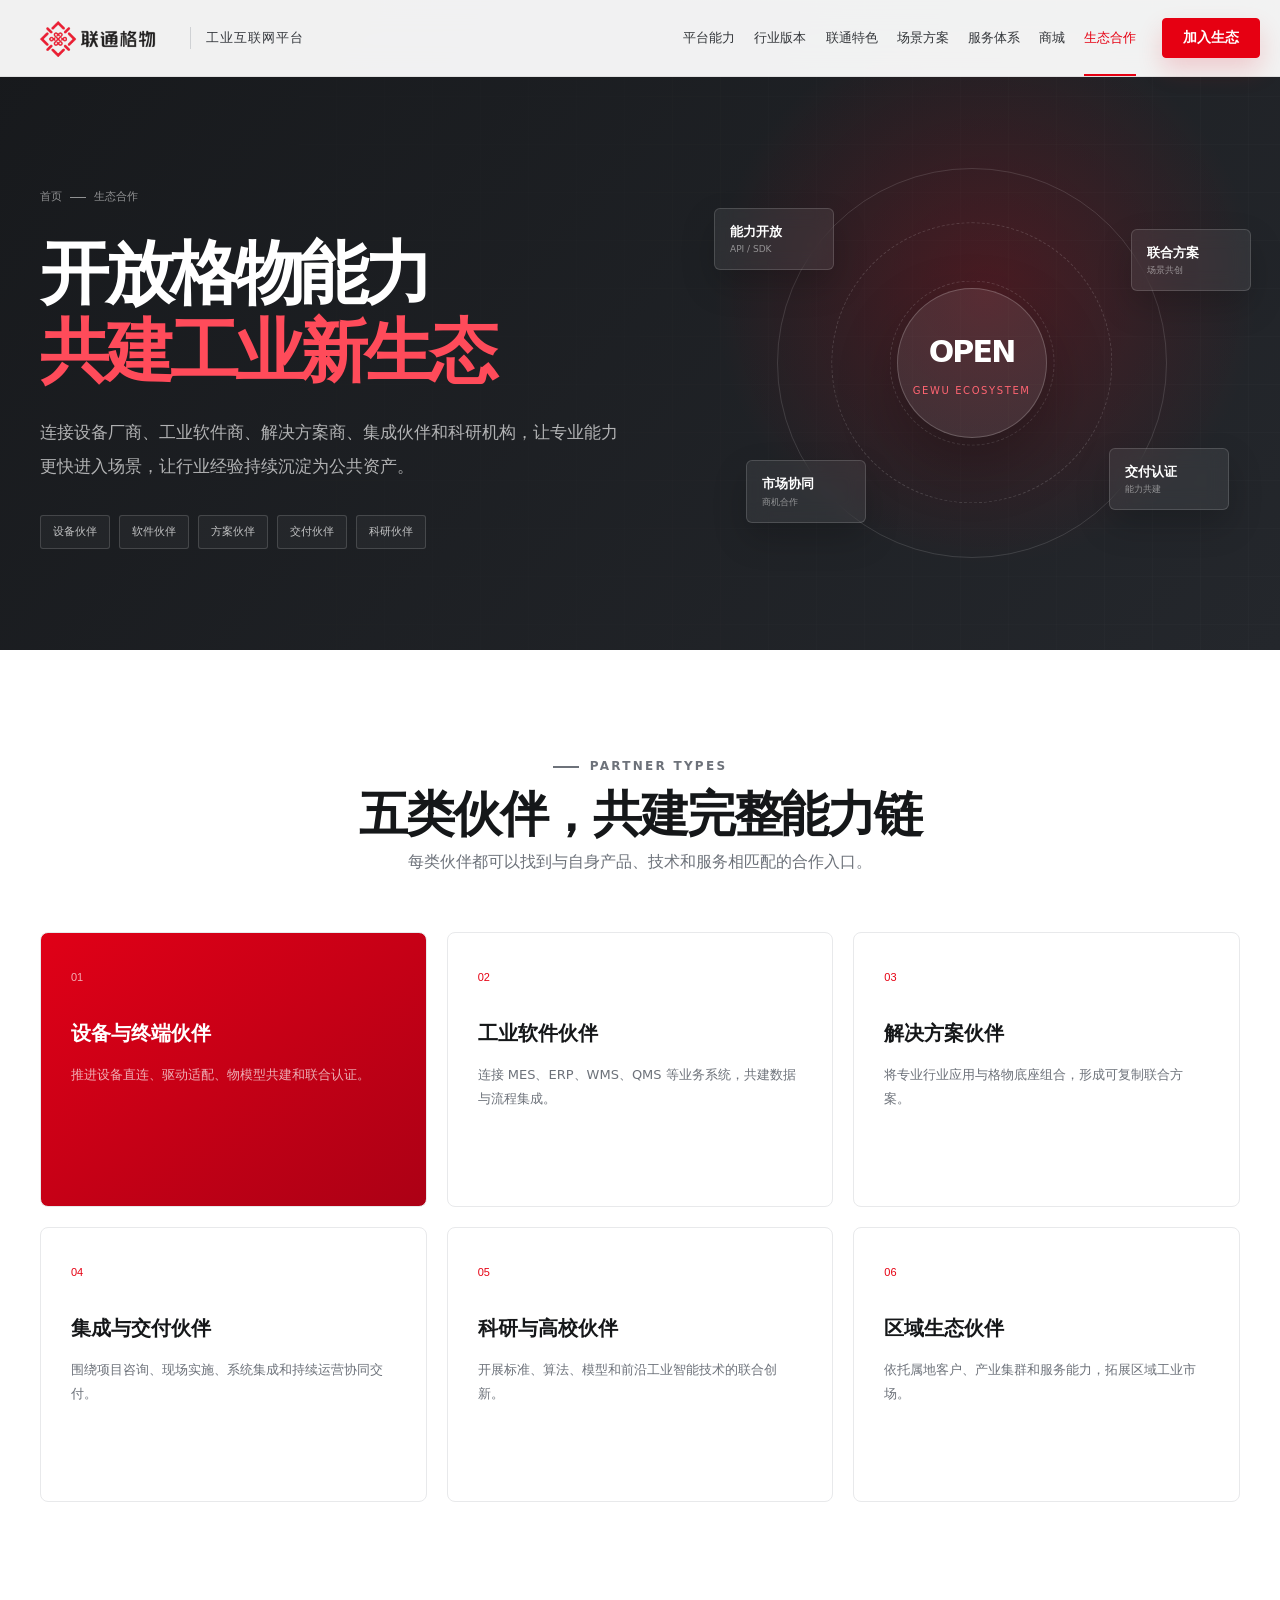
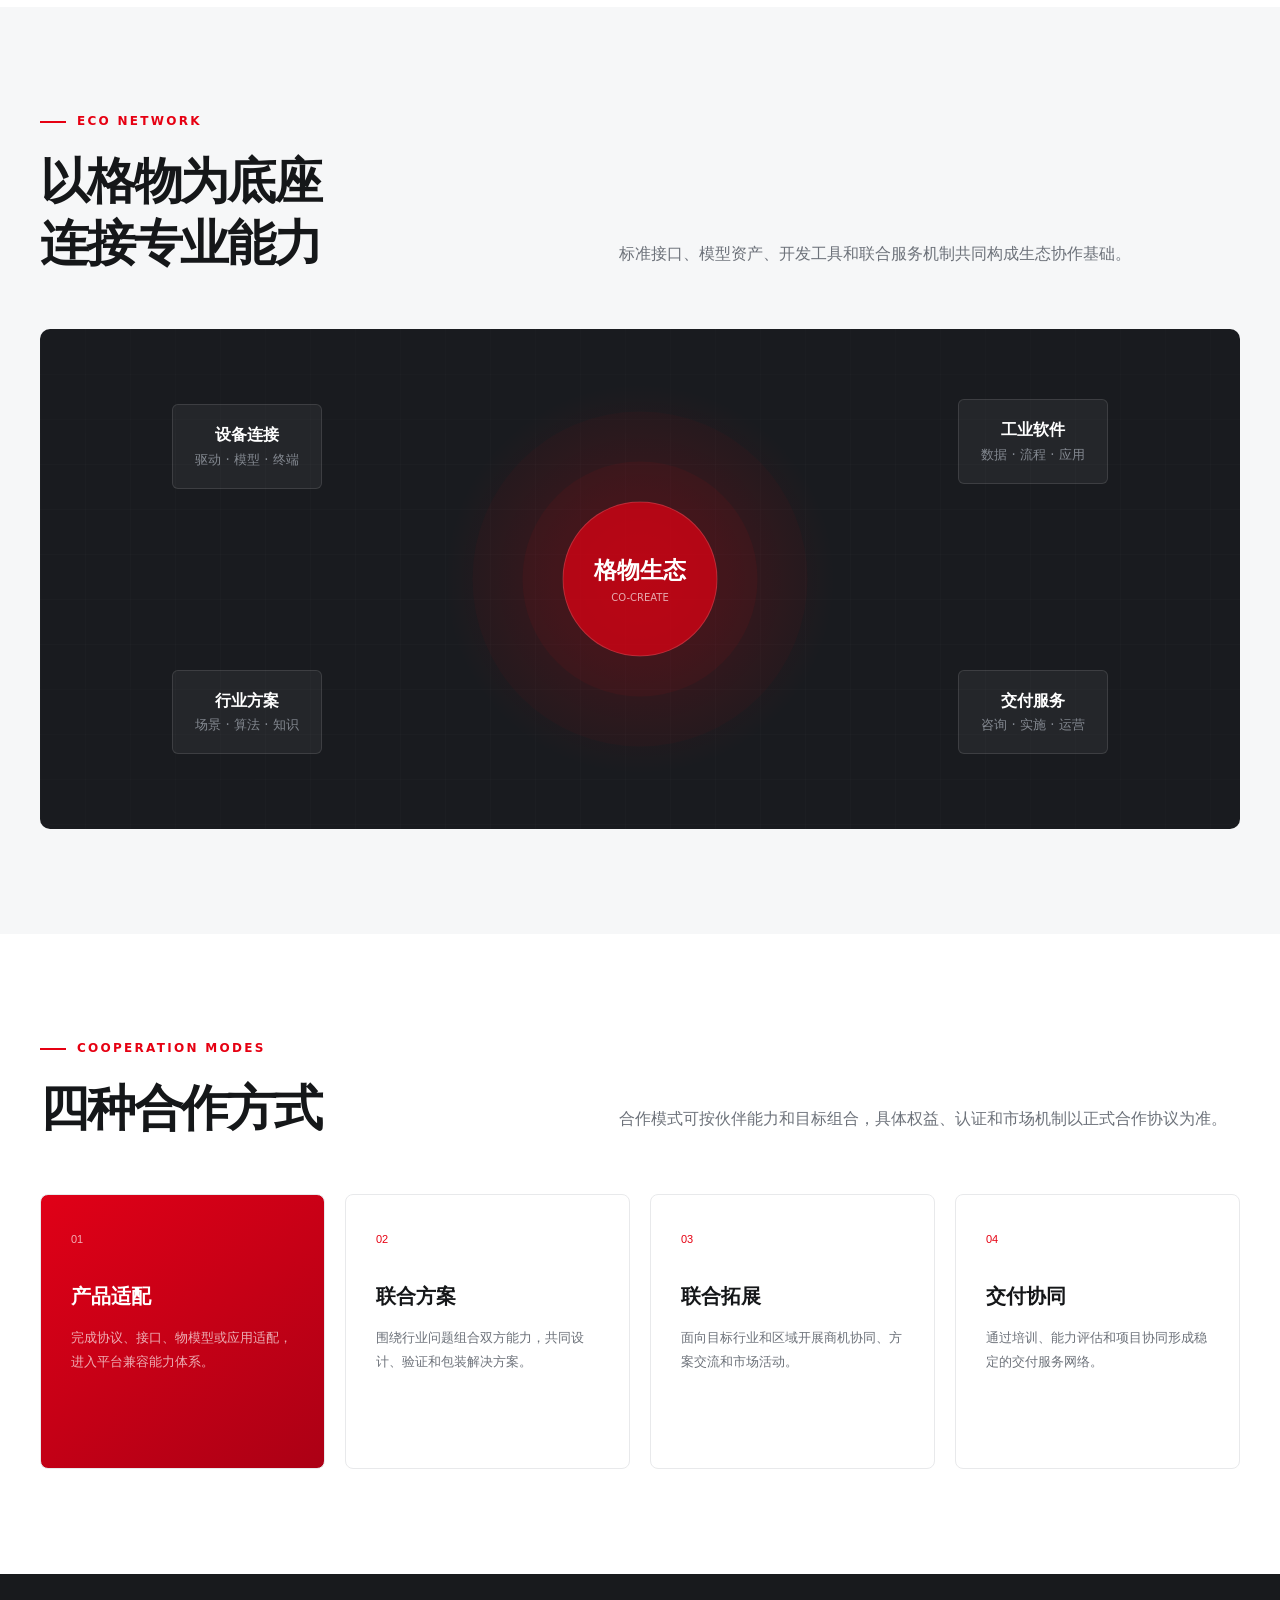
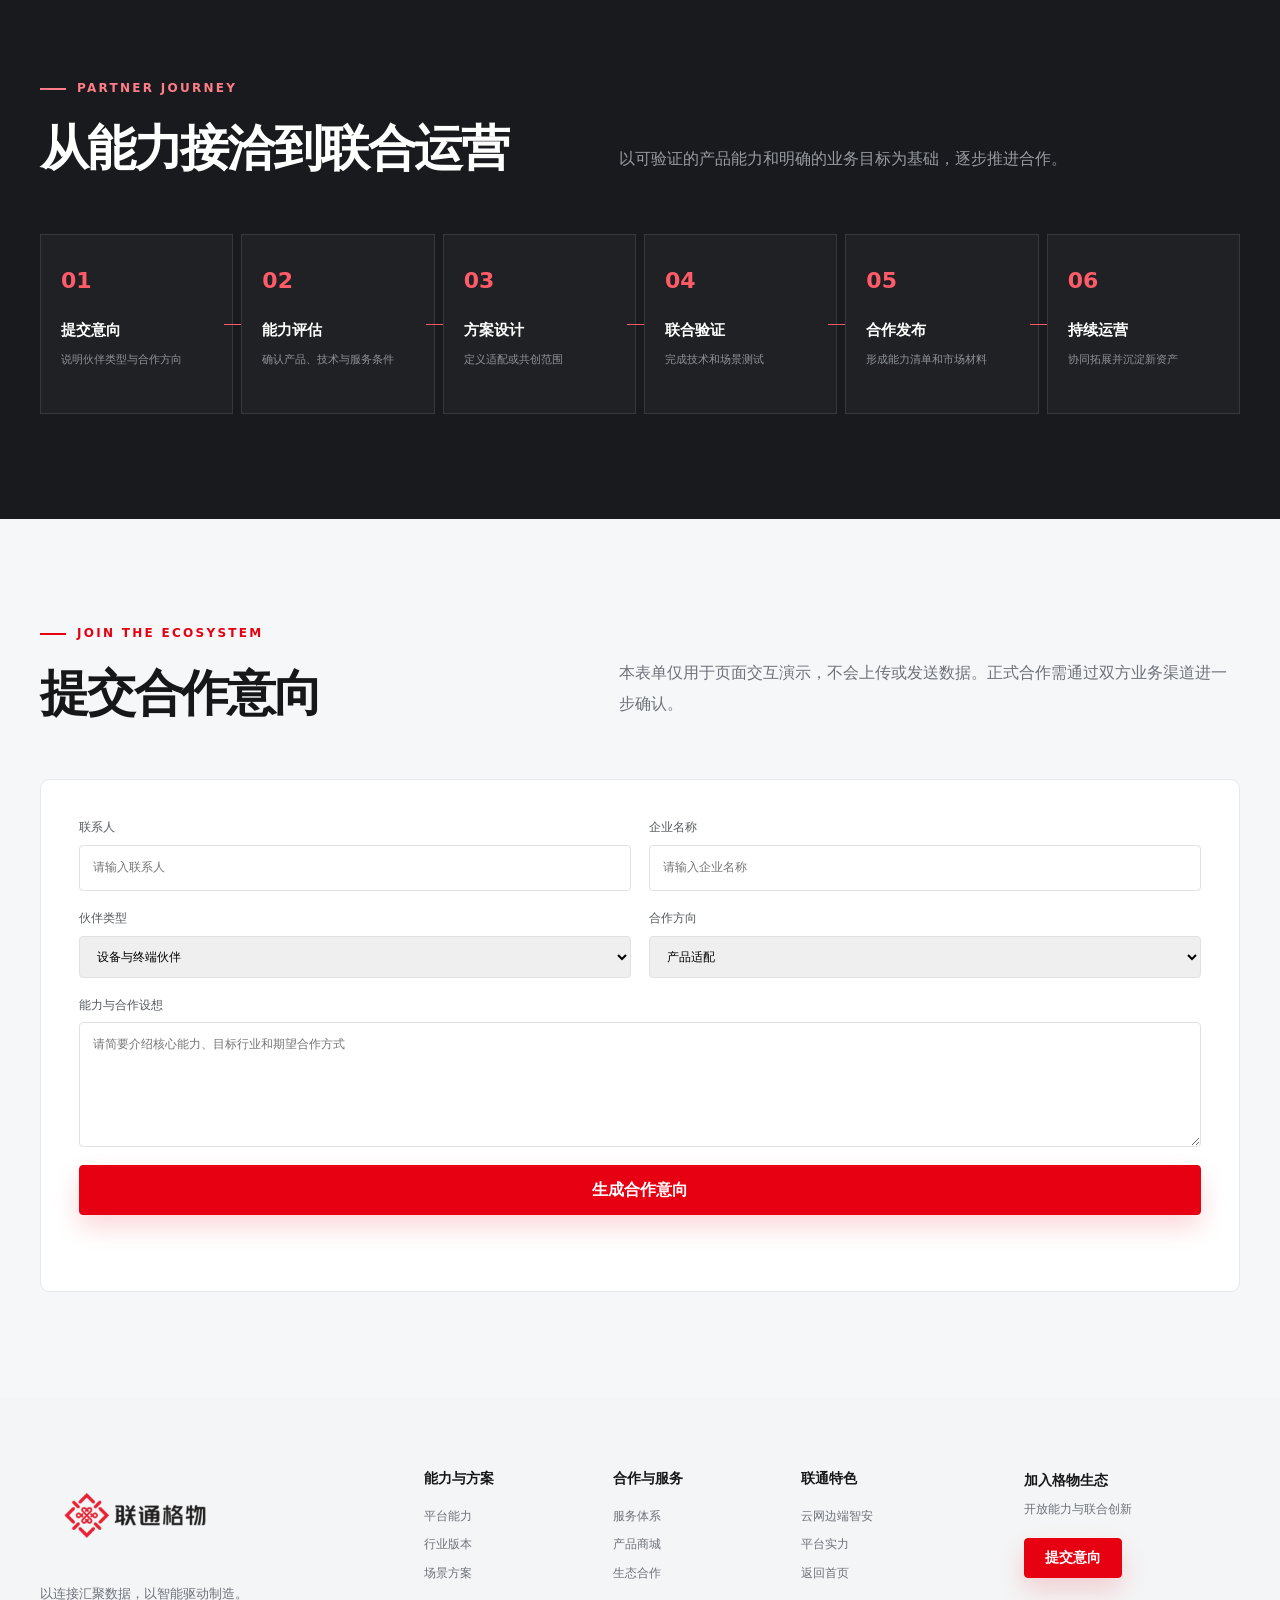
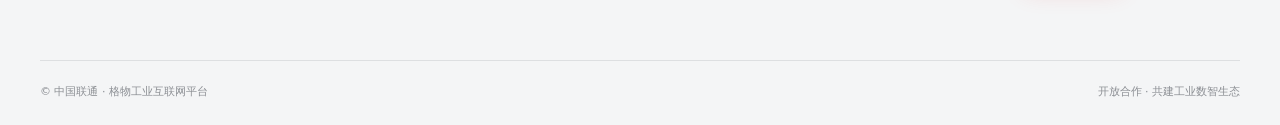
<file: ecosystem.html>
<!doctype html>
<html lang="zh-CN">
  <head><meta charset="UTF-8" /><meta name="viewport" content="width=device-width, initial-scale=1.0" /><meta name="description" content="格物工业互联网开放生态，与设备、软件、集成和行业伙伴共建工业应用。" /><meta name="theme-color" content="#e60012" /><title>生态合作｜格物工业互联网平台</title><link rel="icon" href="logo-gewu.png" /><link rel="stylesheet" href="styles.css" /><link rel="stylesheet" href="pages.css" /></head>
  <body class="subpage" data-page="ecosystem"><div class="scroll-progress"></div>
    <header class="site-header"><div class="nav-wrap"><a class="brand" href="index.html"><img src="logo-gewu.png" alt="联通格物" /><span>工业互联网平台</span></a><button class="menu-toggle" type="button" aria-expanded="false" aria-controls="site-nav"><span></span><span></span><span></span><span class="sr-only">打开导航</span></button><nav class="site-nav" id="site-nav"><a href="platform.html" data-nav="platform">平台能力</a><a href="industries.html" data-nav="industries">行业版本</a><a href="unicom.html" data-nav="unicom">联通特色</a><a href="scenarios.html" data-nav="scenarios">场景方案</a><a href="services.html" data-nav="services">服务体系</a><a href="mall.html" data-nav="mall">商城</a><a href="ecosystem.html" data-nav="ecosystem">生态合作</a></nav><a class="button button-small nav-cta" href="#join">加入生态</a></div></header>
    <main class="subpage-main">
      <section class="sub-hero eco-hero"><div class="container sub-hero-inner"><div class="sub-hero-copy"><p class="breadcrumb"><a href="index.html">首页</a><i></i>生态合作</p><h1>开放格物能力<br /><em>共建工业新生态</em></h1><p>连接设备厂商、工业软件商、解决方案商、集成伙伴和科研机构，让专业能力更快进入场景，让行业经验持续沉淀为公共资产。</p><div class="hero-labels"><span>设备伙伴</span><span>软件伙伴</span><span>方案伙伴</span><span>交付伙伴</span><span>科研伙伴</span></div></div><div class="sub-hero-visual"><div class="hero-orbit"></div><div class="hero-core"><b>OPEN</b><span>GEWU ECOSYSTEM</span></div><div class="orbit-chip chip-a"><b>能力开放</b><small>API / SDK</small></div><div class="orbit-chip chip-b"><b>联合方案</b><small>场景共创</small></div><div class="orbit-chip chip-c"><b>市场协同</b><small>商机合作</small></div><div class="orbit-chip chip-d"><b>交付认证</b><small>能力共建</small></div></div></div></section>
      <section class="detail-section"><div class="container"><div class="detail-heading center"><p class="eyebrow"><span></span> PARTNER TYPES</p><h2>五类伙伴，共建完整能力链</h2><p>每类伙伴都可以找到与自身产品、技术和服务相匹配的合作入口。</p></div><div class="feature-grid"><article class="feature-card accent"><span>01</span><h3>设备与终端伙伴</h3><p>推进设备直连、驱动适配、物模型共建和联合认证。</p></article><article class="feature-card"><span>02</span><h3>工业软件伙伴</h3><p>连接 MES、ERP、WMS、QMS 等业务系统，共建数据与流程集成。</p></article><article class="feature-card"><span>03</span><h3>解决方案伙伴</h3><p>将专业行业应用与格物底座组合，形成可复制联合方案。</p></article><article class="feature-card"><span>04</span><h3>集成与交付伙伴</h3><p>围绕项目咨询、现场实施、系统集成和持续运营协同交付。</p></article><article class="feature-card"><span>05</span><h3>科研与高校伙伴</h3><p>开展标准、算法、模型和前沿工业智能技术的联合创新。</p></article><article class="feature-card"><span>06</span><h3>区域生态伙伴</h3><p>依托属地客户、产业集群和服务能力，拓展区域工业市场。</p></article></div></div></section>
      <section class="detail-section soft"><div class="container"><div class="detail-heading"><div><p class="eyebrow"><span></span> ECO NETWORK</p><h2>以格物为底座<br />连接专业能力</h2></div><p>标准接口、模型资产、开发工具和联合服务机制共同构成生态协作基础。</p></div><div class="partner-cloud"><div class="partner-core"><strong>格物生态</strong><span>CO-CREATE</span></div><div class="partner-node n1"><strong>设备连接</strong><small>驱动 · 模型 · 终端</small></div><div class="partner-node n2"><strong>工业软件</strong><small>数据 · 流程 · 应用</small></div><div class="partner-node n3"><strong>行业方案</strong><small>场景 · 算法 · 知识</small></div><div class="partner-node n4"><strong>交付服务</strong><small>咨询 · 实施 · 运营</small></div></div></div></section>
      <section class="detail-section"><div class="container"><div class="detail-heading"><div><p class="eyebrow"><span></span> COOPERATION MODES</p><h2>四种合作方式</h2></div><p>合作模式可按伙伴能力和目标组合，具体权益、认证和市场机制以正式合作协议为准。</p></div><div class="feature-grid four"><article class="feature-card accent"><span>01</span><h3>产品适配</h3><p>完成协议、接口、物模型或应用适配，进入平台兼容能力体系。</p></article><article class="feature-card"><span>02</span><h3>联合方案</h3><p>围绕行业问题组合双方能力，共同设计、验证和包装解决方案。</p></article><article class="feature-card"><span>03</span><h3>联合拓展</h3><p>面向目标行业和区域开展商机协同、方案交流和市场活动。</p></article><article class="feature-card"><span>04</span><h3>交付协同</h3><p>通过培训、能力评估和项目协同形成稳定的交付服务网络。</p></article></div></div></section>
      <section class="detail-section dark"><div class="container"><div class="detail-heading"><div><p class="eyebrow light"><span></span> PARTNER JOURNEY</p><h2>从能力接洽到联合运营</h2></div><p>以可验证的产品能力和明确的业务目标为基础，逐步推进合作。</p></div><div class="chain-flow"><article class="chain-node"><b>01</b><strong>提交意向</strong><p>说明伙伴类型与合作方向</p></article><article class="chain-node"><b>02</b><strong>能力评估</strong><p>确认产品、技术与服务条件</p></article><article class="chain-node"><b>03</b><strong>方案设计</strong><p>定义适配或共创范围</p></article><article class="chain-node"><b>04</b><strong>联合验证</strong><p>完成技术和场景测试</p></article><article class="chain-node"><b>05</b><strong>合作发布</strong><p>形成能力清单和市场材料</p></article><article class="chain-node"><b>06</b><strong>持续运营</strong><p>协同拓展并沉淀新资产</p></article></div></div></section>
      <section class="detail-section soft" id="join"><div class="container"><div class="detail-heading"><div><p class="eyebrow"><span></span> JOIN THE ECOSYSTEM</p><h2>提交合作意向</h2></div><p>本表单仅用于页面交互演示，不会上传或发送数据。正式合作需通过双方业务渠道进一步确认。</p></div><form class="local-form"><label>联系人<input name="name" required placeholder="请输入联系人" /></label><label>企业名称<input name="company" required placeholder="请输入企业名称" /></label><label>伙伴类型<select name="type"><option>设备与终端伙伴</option><option>工业软件伙伴</option><option>解决方案伙伴</option><option>集成与交付伙伴</option><option>科研与高校伙伴</option><option>区域生态伙伴</option></select></label><label>合作方向<select name="direction"><option>产品适配</option><option>联合方案</option><option>联合市场拓展</option><option>交付协同</option></select></label><label class="wide">能力与合作设想<textarea name="message" rows="5" placeholder="请简要介绍核心能力、目标行业和期望合作方式"></textarea></label><button class="button" type="submit">生成合作意向</button><p class="form-status" role="status"></p></form></div></section>
    </main>
    <footer class="site-footer"><div class="container footer-top"><div class="footer-brand"><img src="logo-gewu.png" alt="联通格物" /><p>以连接汇聚数据，以智能驱动制造。</p></div><div class="footer-links"><div><strong>能力与方案</strong><a href="platform.html">平台能力</a><a href="industries.html">行业版本</a><a href="scenarios.html">场景方案</a></div><div><strong>合作与服务</strong><a href="services.html">服务体系</a><a href="mall.html">产品商城</a><a href="ecosystem.html">生态合作</a></div><div><strong>联通特色</strong><a href="unicom.html">云网边端智安</a><a href="index.html#value">平台实力</a><a href="index.html">返回首页</a></div></div><div class="footer-contact"><strong>加入格物生态</strong><p>开放能力与联合创新</p><a class="button button-small" href="#join">提交意向</a></div></div><div class="container footer-bottom"><p>© 中国联通 · 格物工业互联网平台</p><p>开放合作 · 共建工业数智生态</p></div></footer><script src="pages.js"></script>
  </body>
</html>
</file>
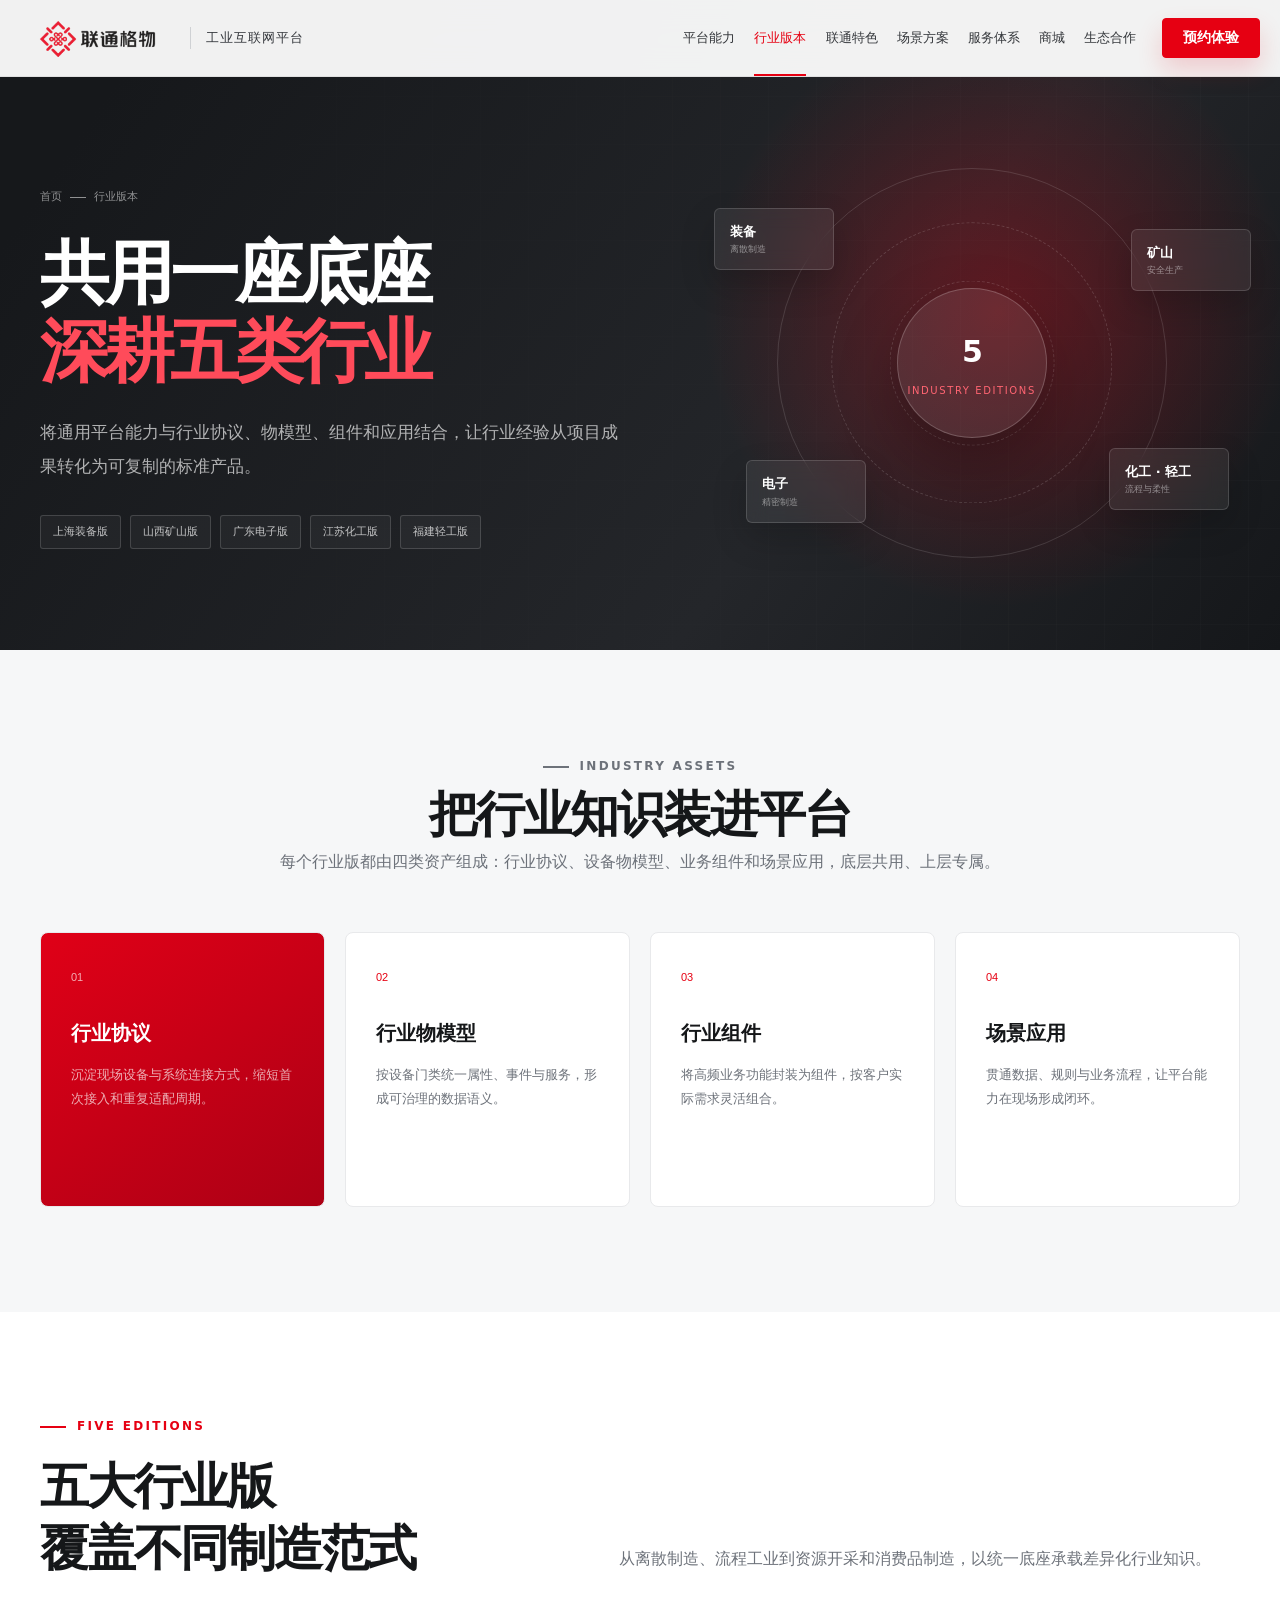
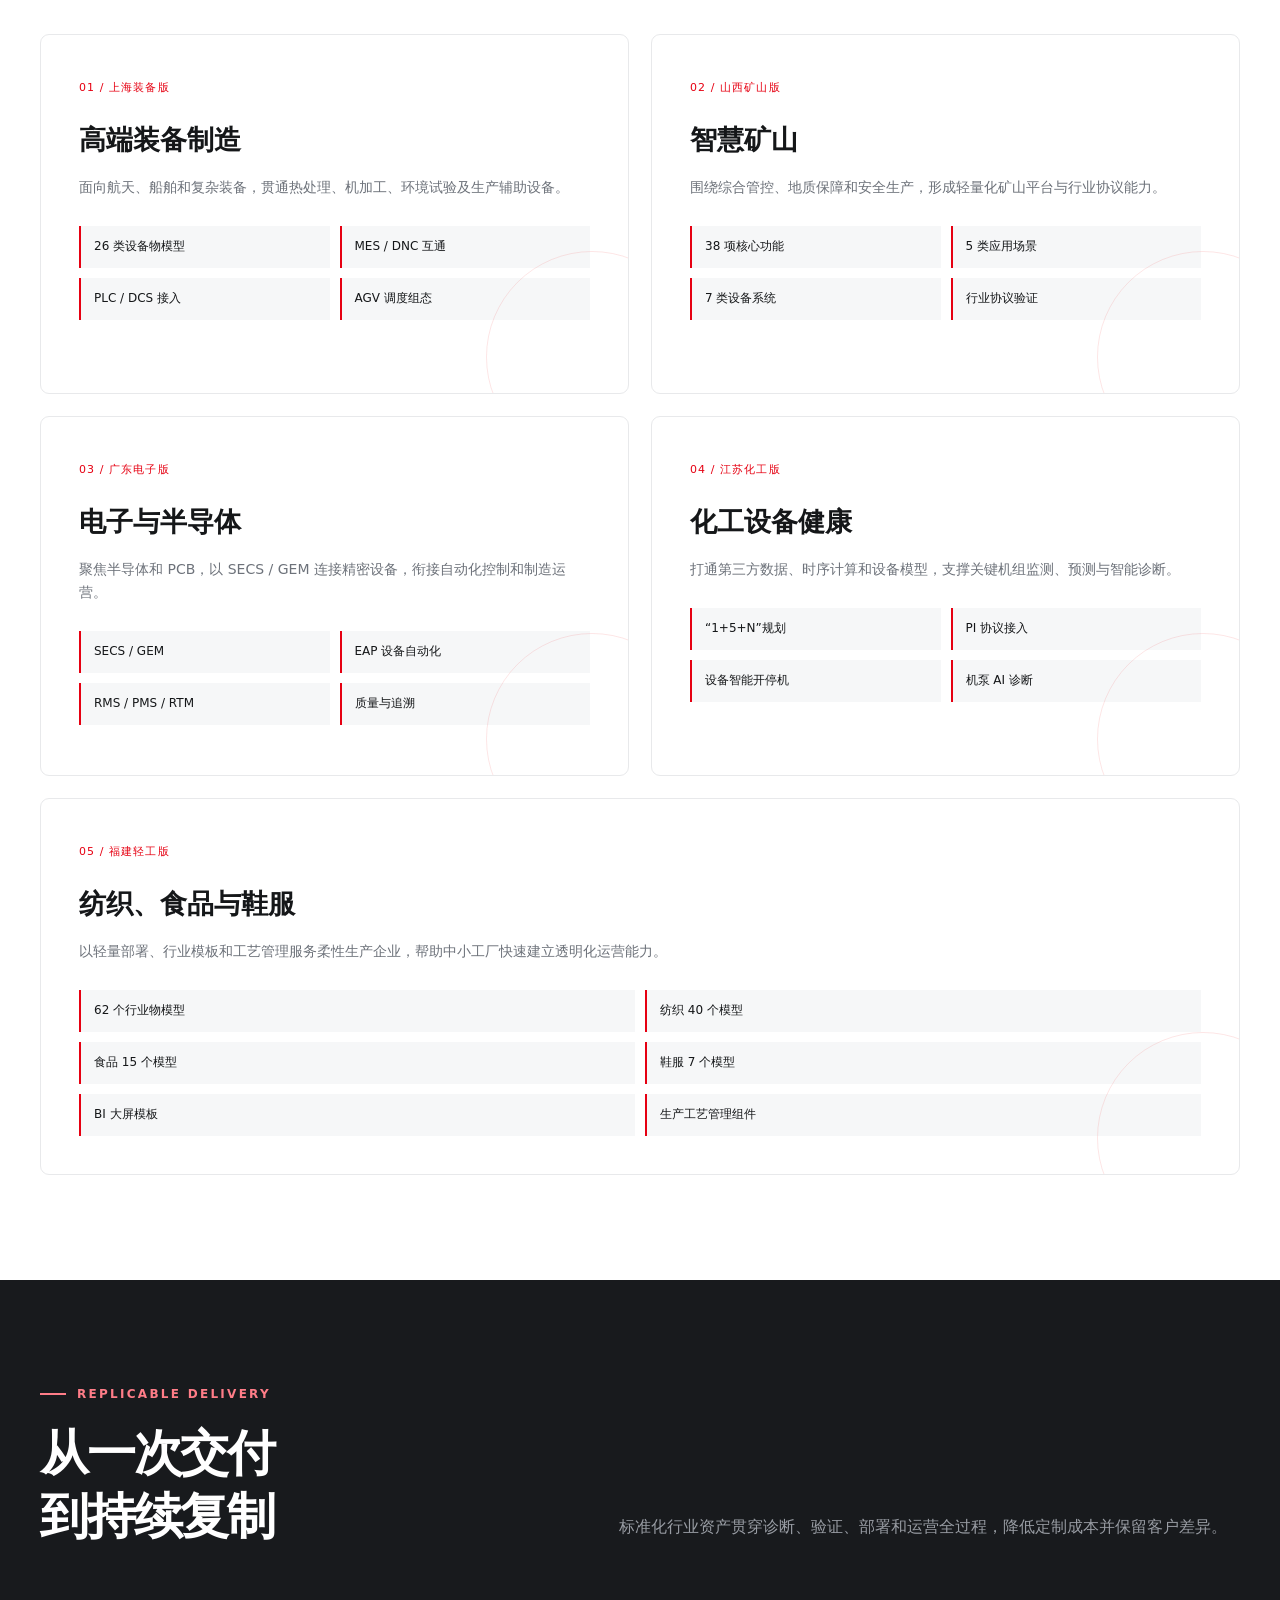
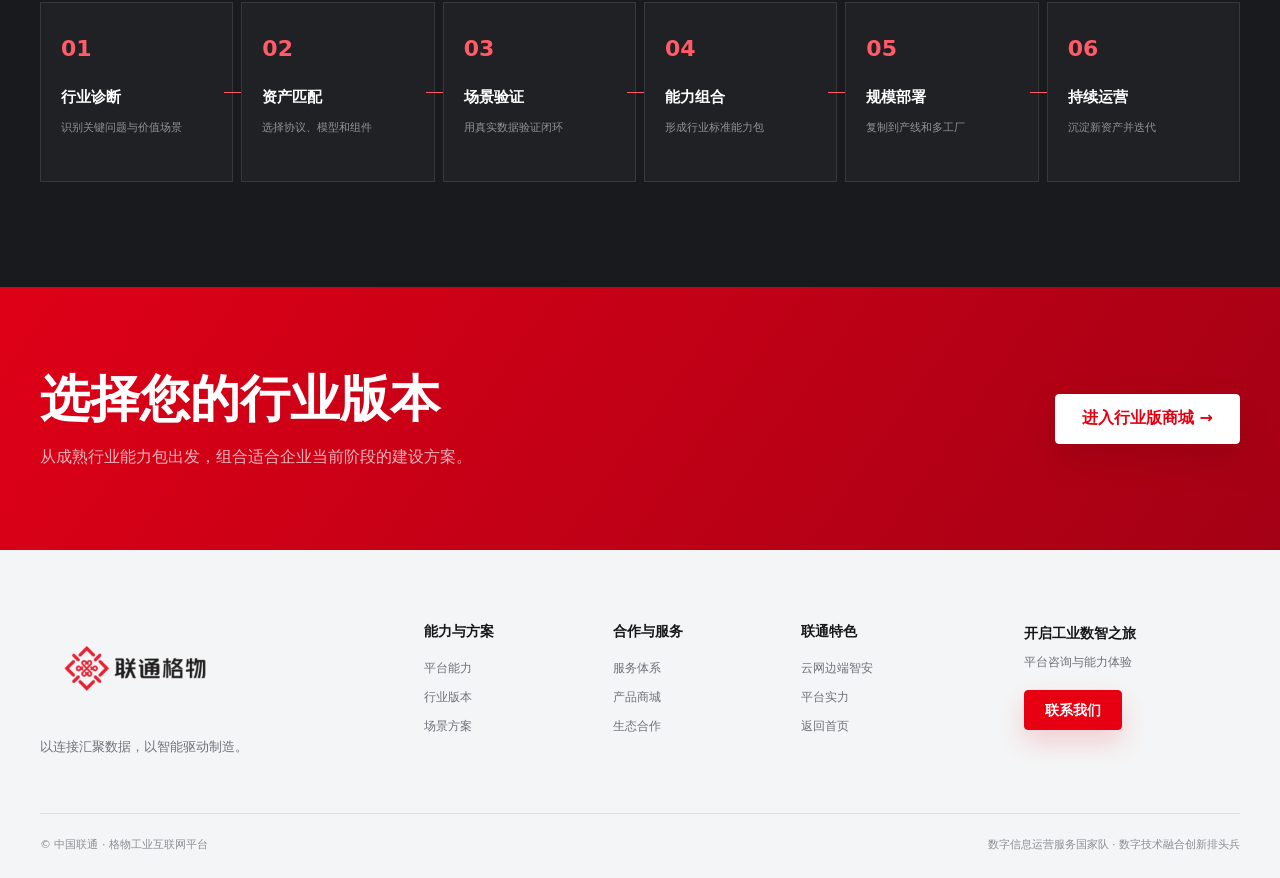
<file: industries.html>
<!doctype html>
<html lang="zh-CN">
  <head>
    <meta charset="UTF-8" /><meta name="viewport" content="width=device-width, initial-scale=1.0" />
    <meta name="description" content="格物工业互联网平台五大行业版：装备、矿山、电子、化工和轻工。" />
    <meta name="theme-color" content="#e60012" /><title>行业版本｜格物工业互联网平台</title>
    <link rel="icon" href="logo-gewu.png" /><link rel="stylesheet" href="styles.css" /><link rel="stylesheet" href="pages.css" />
  </head>
  <body class="subpage" data-page="industries">
    <div class="scroll-progress" aria-hidden="true"></div>
    <header class="site-header"><div class="nav-wrap"><a class="brand" href="index.html"><img src="logo-gewu.png" alt="联通格物" /><span>工业互联网平台</span></a>
      <button class="menu-toggle" type="button" aria-expanded="false" aria-controls="site-nav"><span></span><span></span><span></span><span class="sr-only">打开导航</span></button>
      <nav class="site-nav" id="site-nav"><a href="platform.html" data-nav="platform">平台能力</a><a href="industries.html" data-nav="industries">行业版本</a><a href="unicom.html" data-nav="unicom">联通特色</a><a href="scenarios.html" data-nav="scenarios">场景方案</a><a href="services.html" data-nav="services">服务体系</a><a href="mall.html" data-nav="mall">商城</a><a href="ecosystem.html" data-nav="ecosystem">生态合作</a></nav>
      <a class="button button-small nav-cta" href="services.html#contact">预约体验</a></div></header>

    <main class="subpage-main">
      <section class="sub-hero">
        <div class="container sub-hero-inner">
          <div class="sub-hero-copy"><p class="breadcrumb"><a href="index.html">首页</a><i></i>行业版本</p><h1>共用一座底座<br /><em>深耕五类行业</em></h1><p>将通用平台能力与行业协议、物模型、组件和应用结合，让行业经验从项目成果转化为可复制的标准产品。</p><div class="hero-labels"><span>上海装备版</span><span>山西矿山版</span><span>广东电子版</span><span>江苏化工版</span><span>福建轻工版</span></div></div>
          <div class="sub-hero-visual" aria-hidden="true"><div class="hero-orbit"></div><div class="hero-core"><b>5</b><span>INDUSTRY EDITIONS</span></div><div class="orbit-chip chip-a"><b>装备</b><small>离散制造</small></div><div class="orbit-chip chip-b"><b>矿山</b><small>安全生产</small></div><div class="orbit-chip chip-c"><b>电子</b><small>精密制造</small></div><div class="orbit-chip chip-d"><b>化工 · 轻工</b><small>流程与柔性</small></div></div>
        </div>
      </section>

      <section class="detail-section soft">
        <div class="container">
          <div class="detail-heading center"><p class="eyebrow"><span></span> INDUSTRY ASSETS</p><h2>把行业知识装进平台</h2><p>每个行业版都由四类资产组成：行业协议、设备物模型、业务组件和场景应用，底层共用、上层专属。</p></div>
          <div class="feature-grid four">
            <article class="feature-card accent"><span>01</span><h3>行业协议</h3><p>沉淀现场设备与系统连接方式，缩短首次接入和重复适配周期。</p></article>
            <article class="feature-card"><span>02</span><h3>行业物模型</h3><p>按设备门类统一属性、事件与服务，形成可治理的数据语义。</p></article>
            <article class="feature-card"><span>03</span><h3>行业组件</h3><p>将高频业务功能封装为组件，按客户实际需求灵活组合。</p></article>
            <article class="feature-card"><span>04</span><h3>场景应用</h3><p>贯通数据、规则与业务流程，让平台能力在现场形成闭环。</p></article>
          </div>
        </div>
      </section>

      <section class="detail-section">
        <div class="container">
          <div class="detail-heading"><div><p class="eyebrow"><span></span> FIVE EDITIONS</p><h2>五大行业版<br />覆盖不同制造范式</h2></div><p>从离散制造、流程工业到资源开采和消费品制造，以统一底座承载差异化行业知识。</p></div>
          <div class="industry-deep-grid">
            <article class="industry-deep-card"><span>01 / 上海装备版</span><h3>高端装备制造</h3><p>面向航天、船舶和复杂装备，贯通热处理、机加工、环境试验及生产辅助设备。</p><div class="industry-points"><span>26 类设备物模型</span><span>MES / DNC 互通</span><span>PLC / DCS 接入</span><span>AGV 调度组态</span></div></article>
            <article class="industry-deep-card"><span>02 / 山西矿山版</span><h3>智慧矿山</h3><p>围绕综合管控、地质保障和安全生产，形成轻量化矿山平台与行业协议能力。</p><div class="industry-points"><span>38 项核心功能</span><span>5 类应用场景</span><span>7 类设备系统</span><span>行业协议验证</span></div></article>
            <article class="industry-deep-card"><span>03 / 广东电子版</span><h3>电子与半导体</h3><p>聚焦半导体和 PCB，以 SECS / GEM 连接精密设备，衔接自动化控制和制造运营。</p><div class="industry-points"><span>SECS / GEM</span><span>EAP 设备自动化</span><span>RMS / PMS / RTM</span><span>质量与追溯</span></div></article>
            <article class="industry-deep-card"><span>04 / 江苏化工版</span><h3>化工设备健康</h3><p>打通第三方数据、时序计算和设备模型，支撑关键机组监测、预测与智能诊断。</p><div class="industry-points"><span>“1+5+N”规划</span><span>PI 协议接入</span><span>设备智能开停机</span><span>机泵 AI 诊断</span></div></article>
            <article class="industry-deep-card wide"><span>05 / 福建轻工版</span><h3>纺织、食品与鞋服</h3><p>以轻量部署、行业模板和工艺管理服务柔性生产企业，帮助中小工厂快速建立透明化运营能力。</p><div class="industry-points"><span>62 个行业物模型</span><span>纺织 40 个模型</span><span>食品 15 个模型</span><span>鞋服 7 个模型</span><span>BI 大屏模板</span><span>生产工艺管理组件</span></div></article>
          </div>
        </div>
      </section>

      <section class="detail-section dark">
        <div class="container">
          <div class="detail-heading"><div><p class="eyebrow light"><span></span> REPLICABLE DELIVERY</p><h2>从一次交付<br />到持续复制</h2></div><p>标准化行业资产贯穿诊断、验证、部署和运营全过程，降低定制成本并保留客户差异。</p></div>
          <div class="chain-flow"><article class="chain-node"><b>01</b><strong>行业诊断</strong><p>识别关键问题与价值场景</p></article><article class="chain-node"><b>02</b><strong>资产匹配</strong><p>选择协议、模型和组件</p></article><article class="chain-node"><b>03</b><strong>场景验证</strong><p>用真实数据验证闭环</p></article><article class="chain-node"><b>04</b><strong>能力组合</strong><p>形成行业标准能力包</p></article><article class="chain-node"><b>05</b><strong>规模部署</strong><p>复制到产线和多工厂</p></article><article class="chain-node"><b>06</b><strong>持续运营</strong><p>沉淀新资产并迭代</p></article></div>
        </div>
      </section>

      <section class="sub-cta"><div class="container sub-cta-inner"><div><h2>选择您的行业版本</h2><p>从成熟行业能力包出发，组合适合企业当前阶段的建设方案。</p></div><a class="button button-white" href="mall.html">进入行业版商城 →</a></div></section>
    </main>
    <footer class="site-footer"><div class="container footer-top"><div class="footer-brand"><img src="logo-gewu.png" alt="联通格物" /><p>以连接汇聚数据，以智能驱动制造。</p></div><div class="footer-links"><div><strong>能力与方案</strong><a href="platform.html">平台能力</a><a href="industries.html">行业版本</a><a href="scenarios.html">场景方案</a></div><div><strong>合作与服务</strong><a href="services.html">服务体系</a><a href="mall.html">产品商城</a><a href="ecosystem.html">生态合作</a></div><div><strong>联通特色</strong><a href="unicom.html">云网边端智安</a><a href="index.html#value">平台实力</a><a href="index.html">返回首页</a></div></div><div class="footer-contact"><strong>开启工业数智之旅</strong><p>平台咨询与能力体验</p><a class="button button-small" href="services.html#contact">联系我们</a></div></div><div class="container footer-bottom"><p>© 中国联通 · 格物工业互联网平台</p><p>数字信息运营服务国家队 · 数字技术融合创新排头兵</p></div></footer>
    <script src="pages.js"></script>
  </body>
</html>
</file>
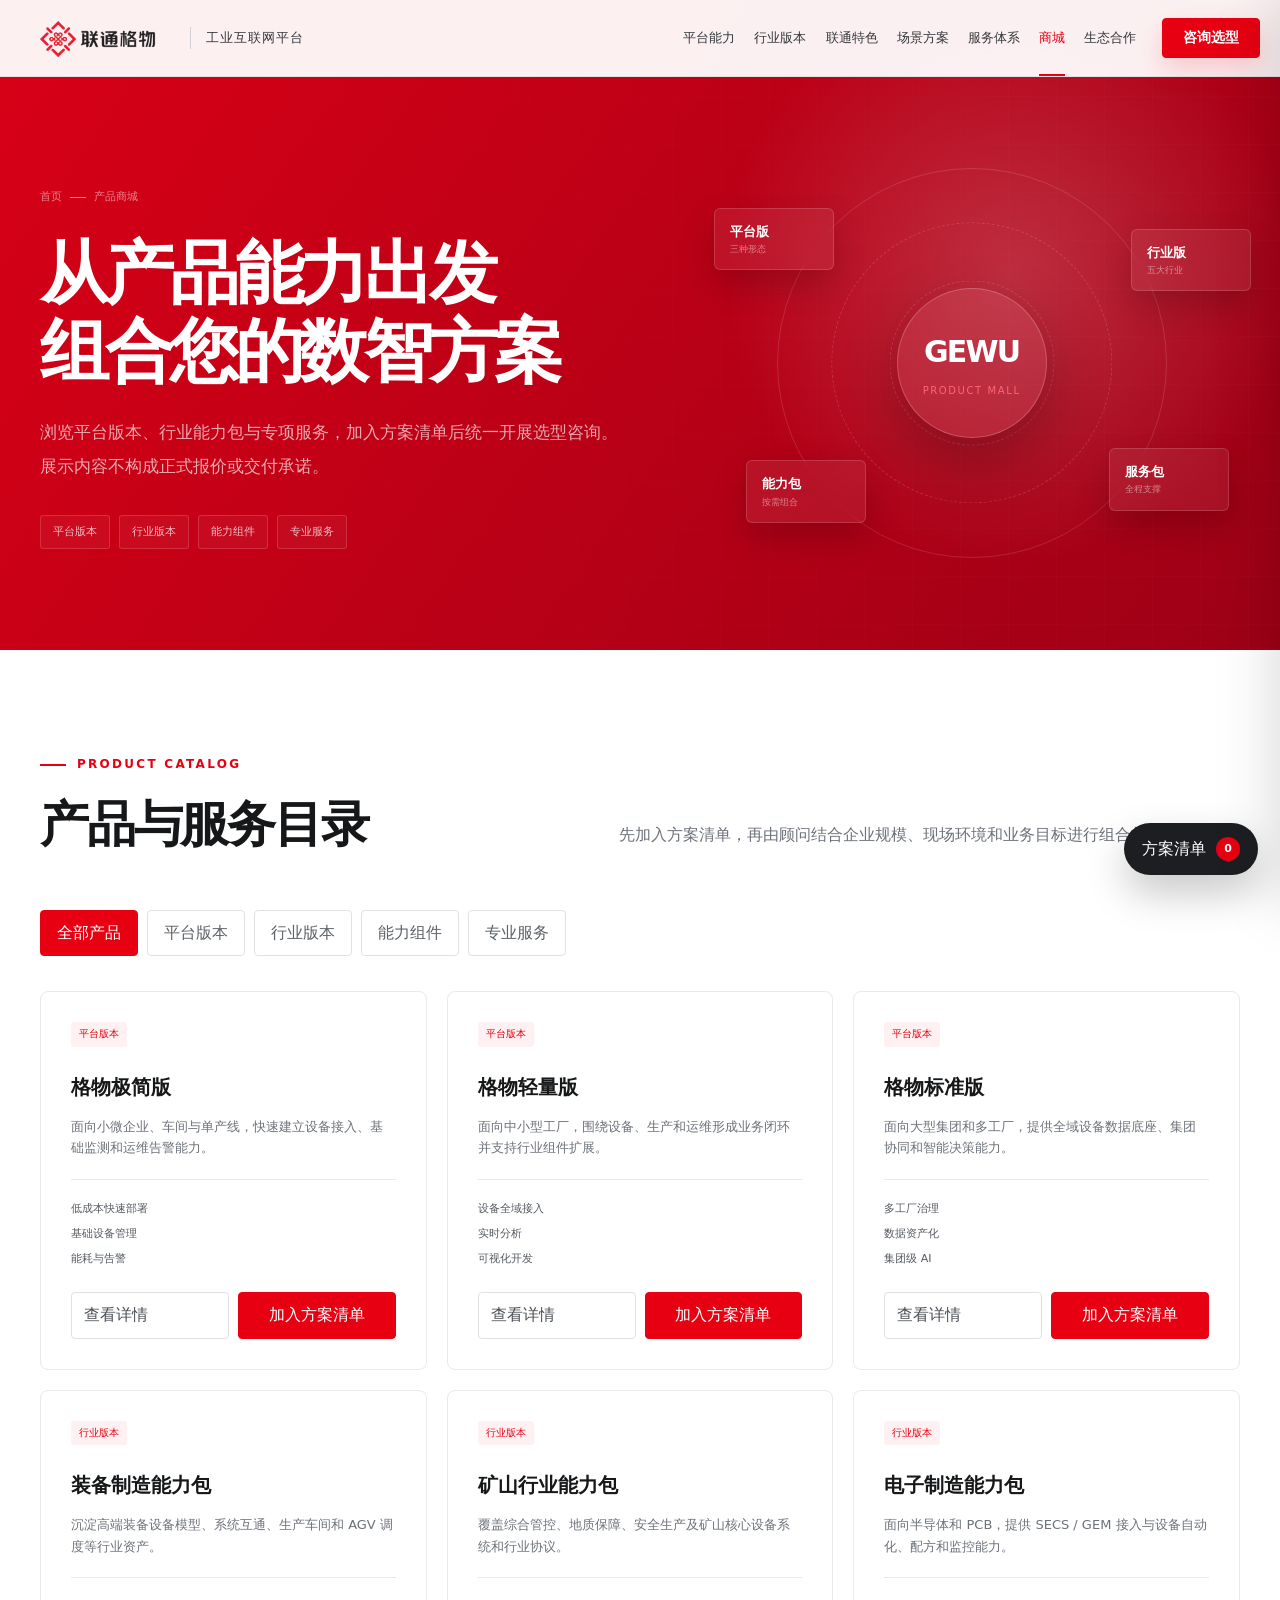
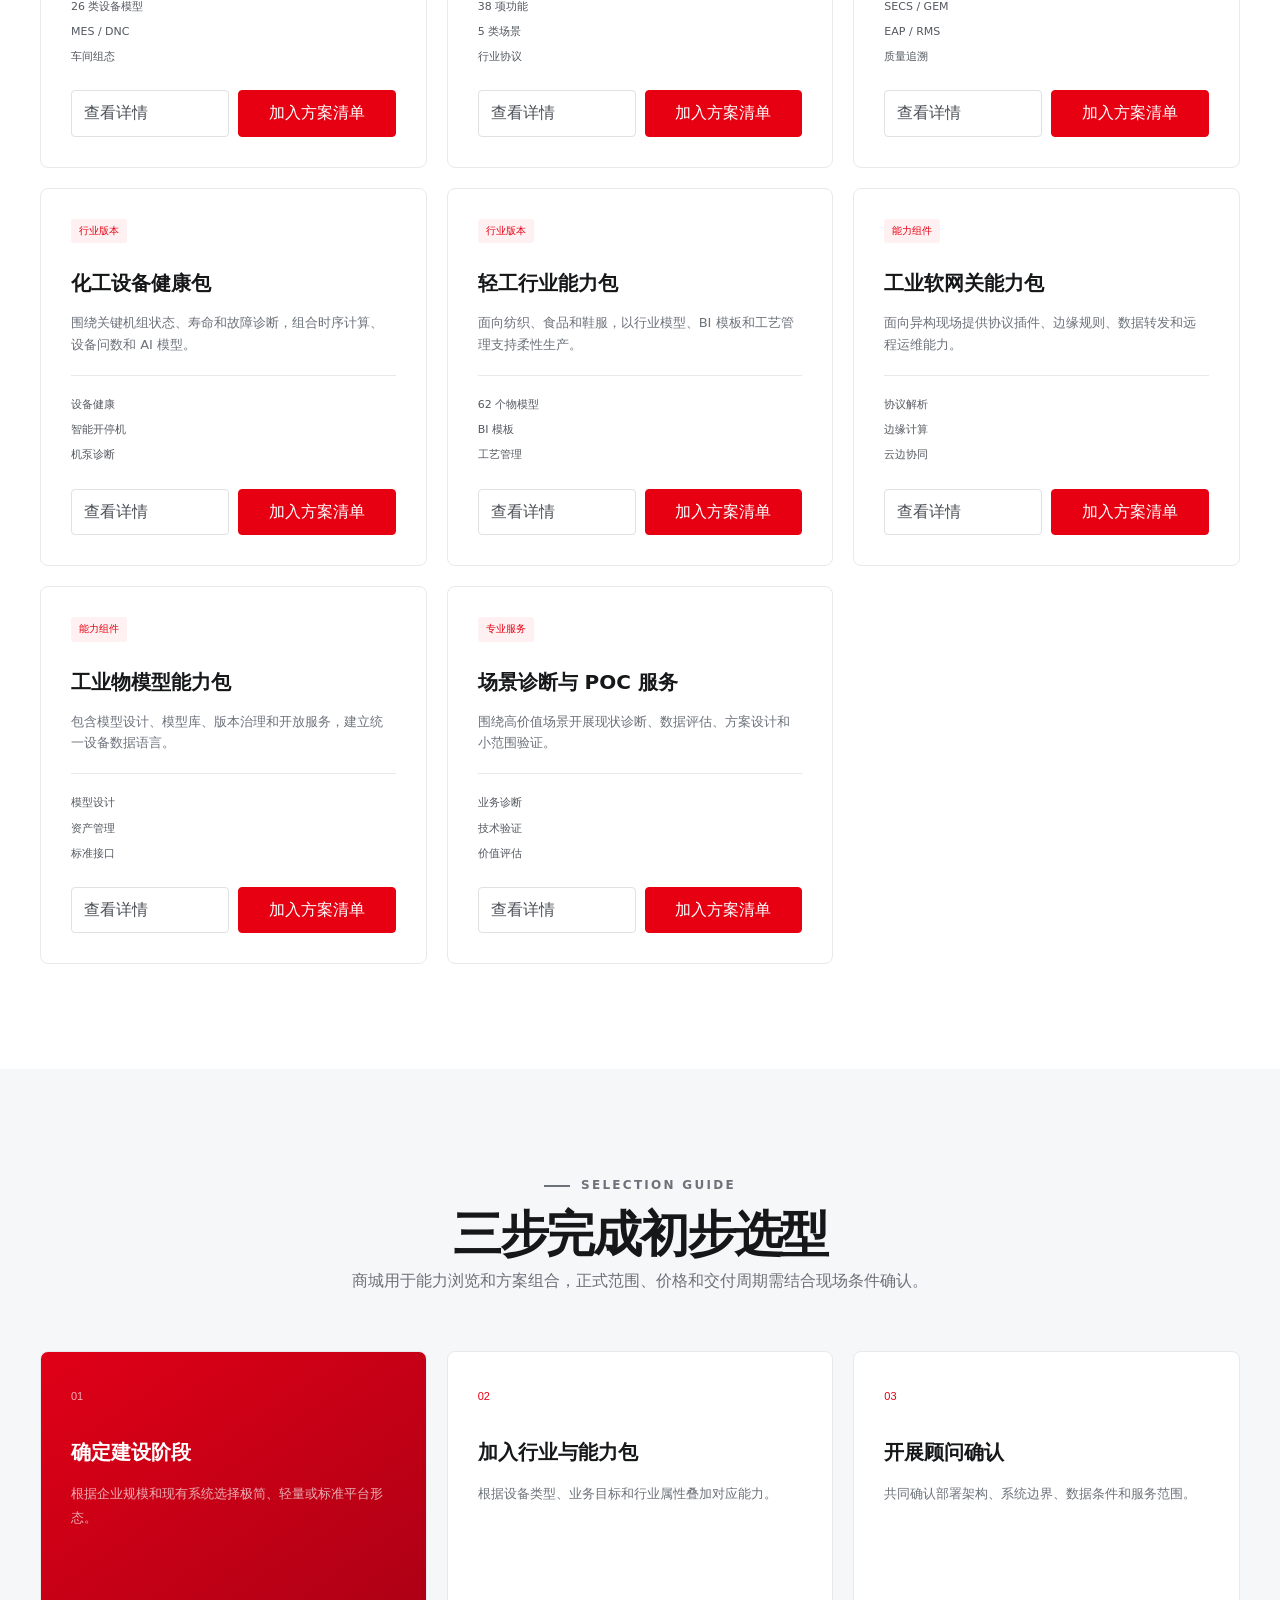
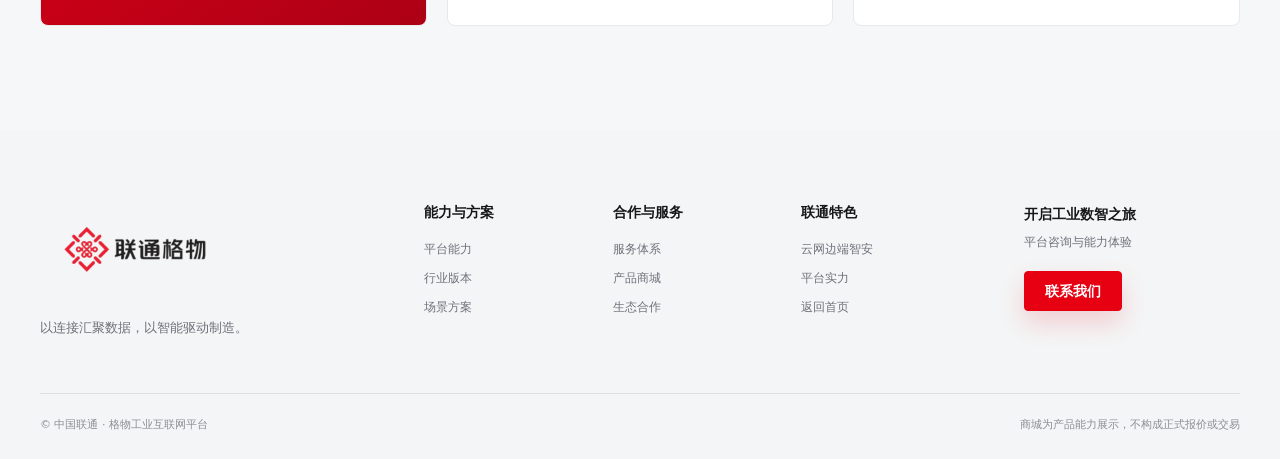
<file: mall.html>
<!doctype html>
<html lang="zh-CN">
  <head><meta charset="UTF-8" /><meta name="viewport" content="width=device-width, initial-scale=1.0" /><meta name="description" content="格物工业互联网平台产品商城，浏览平台版、行业版、能力包与服务包。" /><meta name="theme-color" content="#e60012" /><title>产品商城｜格物工业互联网平台</title><link rel="icon" href="logo-gewu.png" /><link rel="stylesheet" href="styles.css" /><link rel="stylesheet" href="pages.css" /></head>
  <body class="subpage" data-page="mall"><div class="scroll-progress"></div>
    <header class="site-header"><div class="nav-wrap"><a class="brand" href="index.html"><img src="logo-gewu.png" alt="联通格物" /><span>工业互联网平台</span></a><button class="menu-toggle" type="button" aria-expanded="false" aria-controls="site-nav"><span></span><span></span><span></span><span class="sr-only">打开导航</span></button><nav class="site-nav" id="site-nav"><a href="platform.html" data-nav="platform">平台能力</a><a href="industries.html" data-nav="industries">行业版本</a><a href="unicom.html" data-nav="unicom">联通特色</a><a href="scenarios.html" data-nav="scenarios">场景方案</a><a href="services.html" data-nav="services">服务体系</a><a href="mall.html" data-nav="mall">商城</a><a href="ecosystem.html" data-nav="ecosystem">生态合作</a></nav><a class="button button-small nav-cta" href="services.html#contact">咨询选型</a></div></header>
    <main class="subpage-main">
      <section class="sub-hero mall-hero"><div class="container sub-hero-inner"><div class="sub-hero-copy"><p class="breadcrumb"><a href="index.html">首页</a><i></i>产品商城</p><h1>从产品能力出发<br />组合您的数智方案</h1><p>浏览平台版本、行业能力包与专项服务，加入方案清单后统一开展选型咨询。展示内容不构成正式报价或交付承诺。</p><div class="hero-labels"><span>平台版本</span><span>行业版本</span><span>能力组件</span><span>专业服务</span></div></div><div class="sub-hero-visual"><div class="hero-orbit"></div><div class="hero-core"><b>GEWU</b><span>PRODUCT MALL</span></div><div class="orbit-chip chip-a"><b>平台版</b><small>三种形态</small></div><div class="orbit-chip chip-b"><b>行业版</b><small>五大行业</small></div><div class="orbit-chip chip-c"><b>能力包</b><small>按需组合</small></div><div class="orbit-chip chip-d"><b>服务包</b><small>全程支撑</small></div></div></div></section>
      <section class="detail-section"><div class="container">
        <div class="detail-heading"><div><p class="eyebrow"><span></span> PRODUCT CATALOG</p><h2>产品与服务目录</h2></div><p>先加入方案清单，再由顾问结合企业规模、现场环境和业务目标进行组合与边界确认。</p></div>
        <div class="filter-bar" data-filter-group="mall"><button class="filter-button active" data-filter="all">全部产品</button><button class="filter-button" data-filter="platform">平台版本</button><button class="filter-button" data-filter="industry">行业版本</button><button class="filter-button" data-filter="capability">能力组件</button><button class="filter-button" data-filter="service">专业服务</button></div>
        <div class="catalog-grid">
          <article class="catalog-card" data-filter-target="mall" data-category="platform"><span>平台版本</span><h3>格物极简版</h3><p>面向小微企业、车间与单产线，快速建立设备接入、基础监测和运维告警能力。</p><ul><li>低成本快速部署</li><li>基础设备管理</li><li>能耗与告警</li></ul><div class="card-actions"><a class="card-button" href="platform.html">查看详情</a><button class="card-button primary js-add-plan" data-product-id="lite" data-product-name="格物极简版">加入方案清单</button></div></article>
          <article class="catalog-card" data-filter-target="mall" data-category="platform"><span>平台版本</span><h3>格物轻量版</h3><p>面向中小型工厂，围绕设备、生产和运维形成业务闭环并支持行业组件扩展。</p><ul><li>设备全域接入</li><li>实时分析</li><li>可视化开发</li></ul><div class="card-actions"><a class="card-button" href="platform.html">查看详情</a><button class="card-button primary js-add-plan" data-product-id="standard-lite" data-product-name="格物轻量版">加入方案清单</button></div></article>
          <article class="catalog-card" data-filter-target="mall" data-category="platform"><span>平台版本</span><h3>格物标准版</h3><p>面向大型集团和多工厂，提供全域设备数据底座、集团协同和智能决策能力。</p><ul><li>多工厂治理</li><li>数据资产化</li><li>集团级 AI</li></ul><div class="card-actions"><a class="card-button" href="platform.html">查看详情</a><button class="card-button primary js-add-plan" data-product-id="enterprise" data-product-name="格物标准版">加入方案清单</button></div></article>
          <article class="catalog-card" data-filter-target="mall" data-category="industry"><span>行业版本</span><h3>装备制造能力包</h3><p>沉淀高端装备设备模型、系统互通、生产车间和 AGV 调度等行业资产。</p><ul><li>26 类设备模型</li><li>MES / DNC</li><li>车间组态</li></ul><div class="card-actions"><a class="card-button" href="industries.html">查看详情</a><button class="card-button primary js-add-plan" data-product-id="equipment" data-product-name="装备制造能力包">加入方案清单</button></div></article>
          <article class="catalog-card" data-filter-target="mall" data-category="industry"><span>行业版本</span><h3>矿山行业能力包</h3><p>覆盖综合管控、地质保障、安全生产及矿山核心设备系统和行业协议。</p><ul><li>38 项功能</li><li>5 类场景</li><li>行业协议</li></ul><div class="card-actions"><a class="card-button" href="industries.html">查看详情</a><button class="card-button primary js-add-plan" data-product-id="mine" data-product-name="矿山行业能力包">加入方案清单</button></div></article>
          <article class="catalog-card" data-filter-target="mall" data-category="industry"><span>行业版本</span><h3>电子制造能力包</h3><p>面向半导体和 PCB，提供 SECS / GEM 接入与设备自动化、配方和监控能力。</p><ul><li>SECS / GEM</li><li>EAP / RMS</li><li>质量追溯</li></ul><div class="card-actions"><a class="card-button" href="industries.html">查看详情</a><button class="card-button primary js-add-plan" data-product-id="electronics" data-product-name="电子制造能力包">加入方案清单</button></div></article>
          <article class="catalog-card" data-filter-target="mall" data-category="industry"><span>行业版本</span><h3>化工设备健康包</h3><p>围绕关键机组状态、寿命和故障诊断，组合时序计算、设备问数和 AI 模型。</p><ul><li>设备健康</li><li>智能开停机</li><li>机泵诊断</li></ul><div class="card-actions"><a class="card-button" href="industries.html">查看详情</a><button class="card-button primary js-add-plan" data-product-id="chemical" data-product-name="化工设备健康包">加入方案清单</button></div></article>
          <article class="catalog-card" data-filter-target="mall" data-category="industry"><span>行业版本</span><h3>轻工行业能力包</h3><p>面向纺织、食品和鞋服，以行业模型、BI 模板和工艺管理支持柔性生产。</p><ul><li>62 个物模型</li><li>BI 模板</li><li>工艺管理</li></ul><div class="card-actions"><a class="card-button" href="industries.html">查看详情</a><button class="card-button primary js-add-plan" data-product-id="light-industry" data-product-name="轻工行业能力包">加入方案清单</button></div></article>
          <article class="catalog-card" data-filter-target="mall" data-category="capability"><span>能力组件</span><h3>工业软网关能力包</h3><p>面向异构现场提供协议插件、边缘规则、数据转发和远程运维能力。</p><ul><li>协议解析</li><li>边缘计算</li><li>云边协同</li></ul><div class="card-actions"><a class="card-button" href="platform.html">查看详情</a><button class="card-button primary js-add-plan" data-product-id="gateway" data-product-name="工业软网关能力包">加入方案清单</button></div></article>
          <article class="catalog-card" data-filter-target="mall" data-category="capability"><span>能力组件</span><h3>工业物模型能力包</h3><p>包含模型设计、模型库、版本治理和开放服务，建立统一设备数据语言。</p><ul><li>模型设计</li><li>资产管理</li><li>标准接口</li></ul><div class="card-actions"><a class="card-button" href="platform.html">查看详情</a><button class="card-button primary js-add-plan" data-product-id="model" data-product-name="工业物模型能力包">加入方案清单</button></div></article>
          <article class="catalog-card" data-filter-target="mall" data-category="service"><span>专业服务</span><h3>场景诊断与 POC 服务</h3><p>围绕高价值场景开展现状诊断、数据评估、方案设计和小范围验证。</p><ul><li>业务诊断</li><li>技术验证</li><li>价值评估</li></ul><div class="card-actions"><a class="card-button" href="services.html">查看详情</a><button class="card-button primary js-add-plan" data-product-id="poc" data-product-name="场景诊断与 POC 服务">加入方案清单</button></div></article>
        </div>
      </div></section>
      <section class="detail-section soft"><div class="container"><div class="detail-heading center"><p class="eyebrow"><span></span> SELECTION GUIDE</p><h2>三步完成初步选型</h2><p>商城用于能力浏览和方案组合，正式范围、价格和交付周期需结合现场条件确认。</p></div><div class="feature-grid"><article class="feature-card accent"><span>01</span><h3>确定建设阶段</h3><p>根据企业规模和现有系统选择极简、轻量或标准平台形态。</p></article><article class="feature-card"><span>02</span><h3>加入行业与能力包</h3><p>根据设备类型、业务目标和行业属性叠加对应能力。</p></article><article class="feature-card"><span>03</span><h3>开展顾问确认</h3><p>共同确认部署架构、系统边界、数据条件和服务范围。</p></article></div></div></section>
    </main>
    <button class="floating-plan" type="button">方案清单 <b class="plan-count">0</b></button>
    <aside class="plan-drawer" aria-label="方案清单"><div class="drawer-head"><h2>我的方案清单</h2><button class="drawer-close" type="button" aria-label="关闭">×</button></div><div class="plan-list"></div><div class="drawer-footer"><button class="card-button js-clear-plan" type="button">清空清单</button><a class="button" href="services.html#contact">咨询组合方案</a></div></aside>
    <footer class="site-footer"><div class="container footer-top"><div class="footer-brand"><img src="logo-gewu.png" alt="联通格物" /><p>以连接汇聚数据，以智能驱动制造。</p></div><div class="footer-links"><div><strong>能力与方案</strong><a href="platform.html">平台能力</a><a href="industries.html">行业版本</a><a href="scenarios.html">场景方案</a></div><div><strong>合作与服务</strong><a href="services.html">服务体系</a><a href="mall.html">产品商城</a><a href="ecosystem.html">生态合作</a></div><div><strong>联通特色</strong><a href="unicom.html">云网边端智安</a><a href="index.html#value">平台实力</a><a href="index.html">返回首页</a></div></div><div class="footer-contact"><strong>开启工业数智之旅</strong><p>平台咨询与能力体验</p><a class="button button-small" href="services.html#contact">联系我们</a></div></div><div class="container footer-bottom"><p>© 中国联通 · 格物工业互联网平台</p><p>商城为产品能力展示，不构成正式报价或交易</p></div></footer><script src="pages.js"></script>
  </body>
</html>
</file>
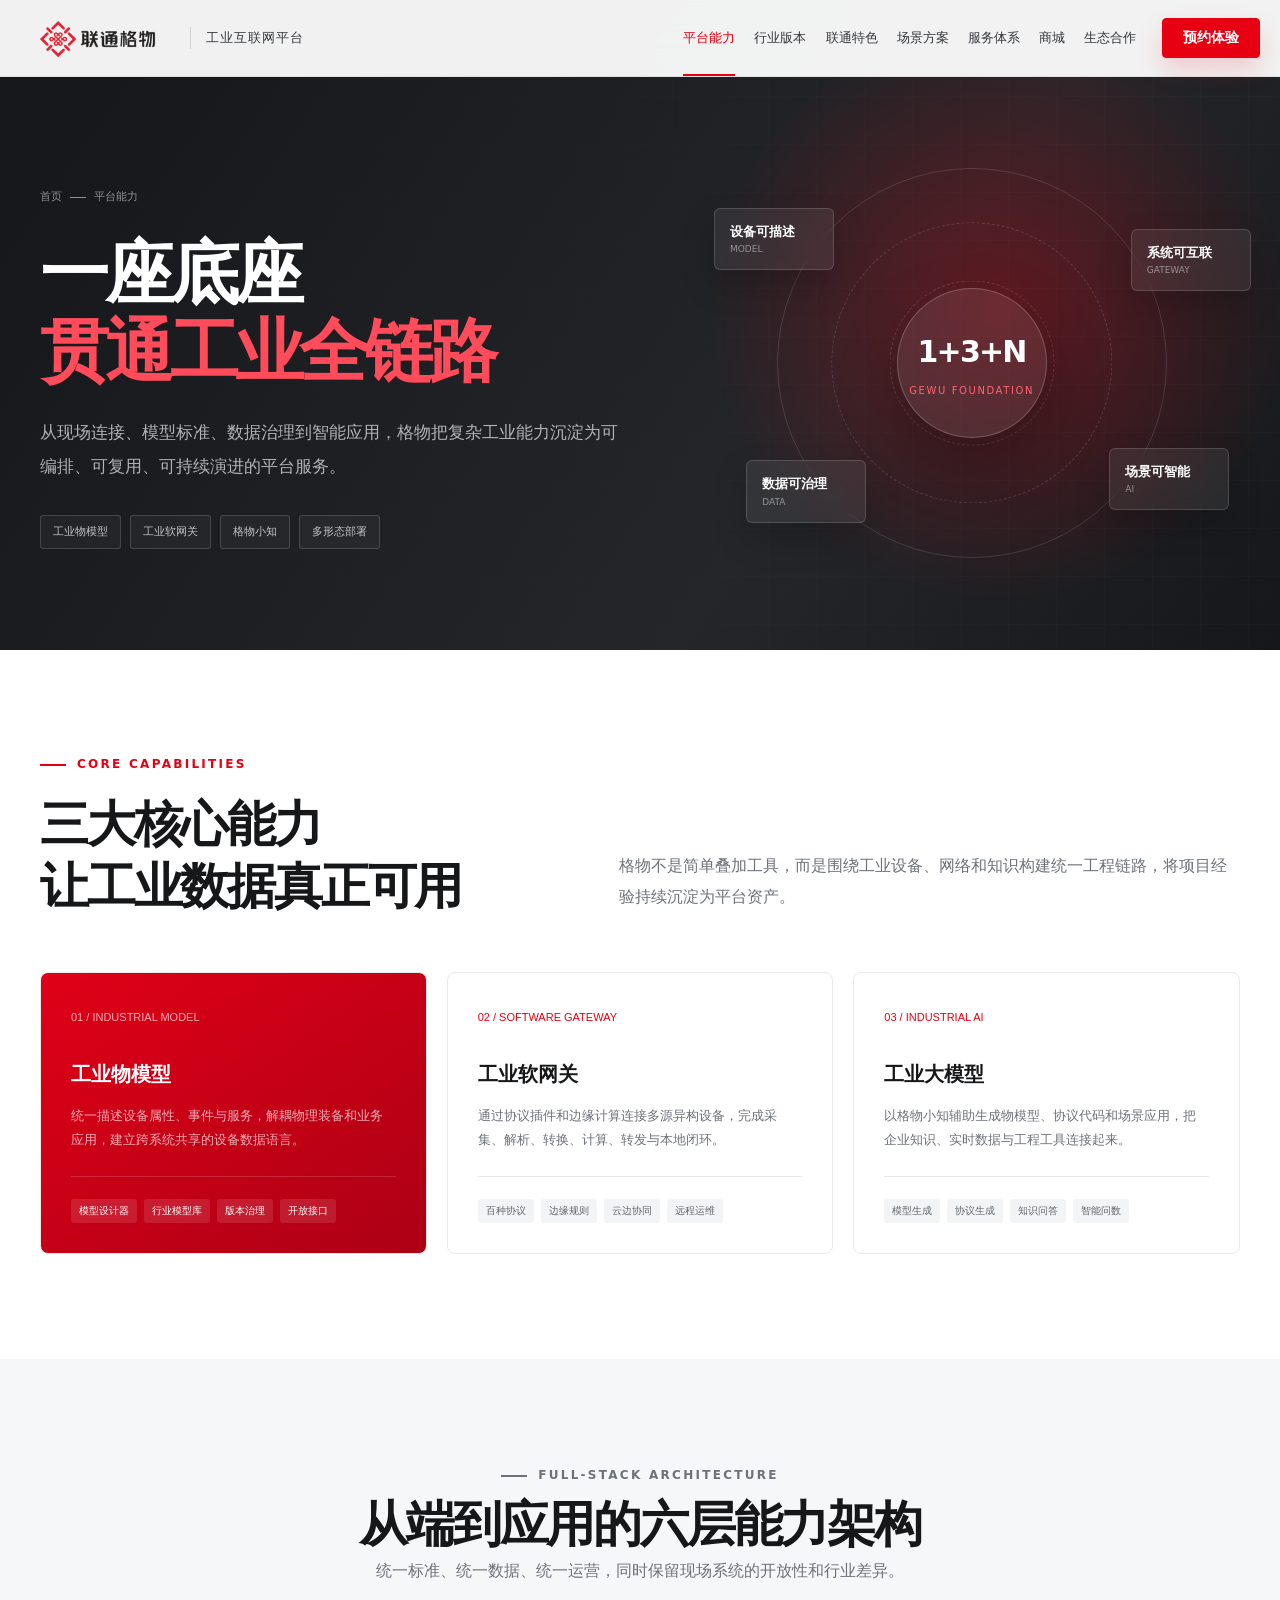
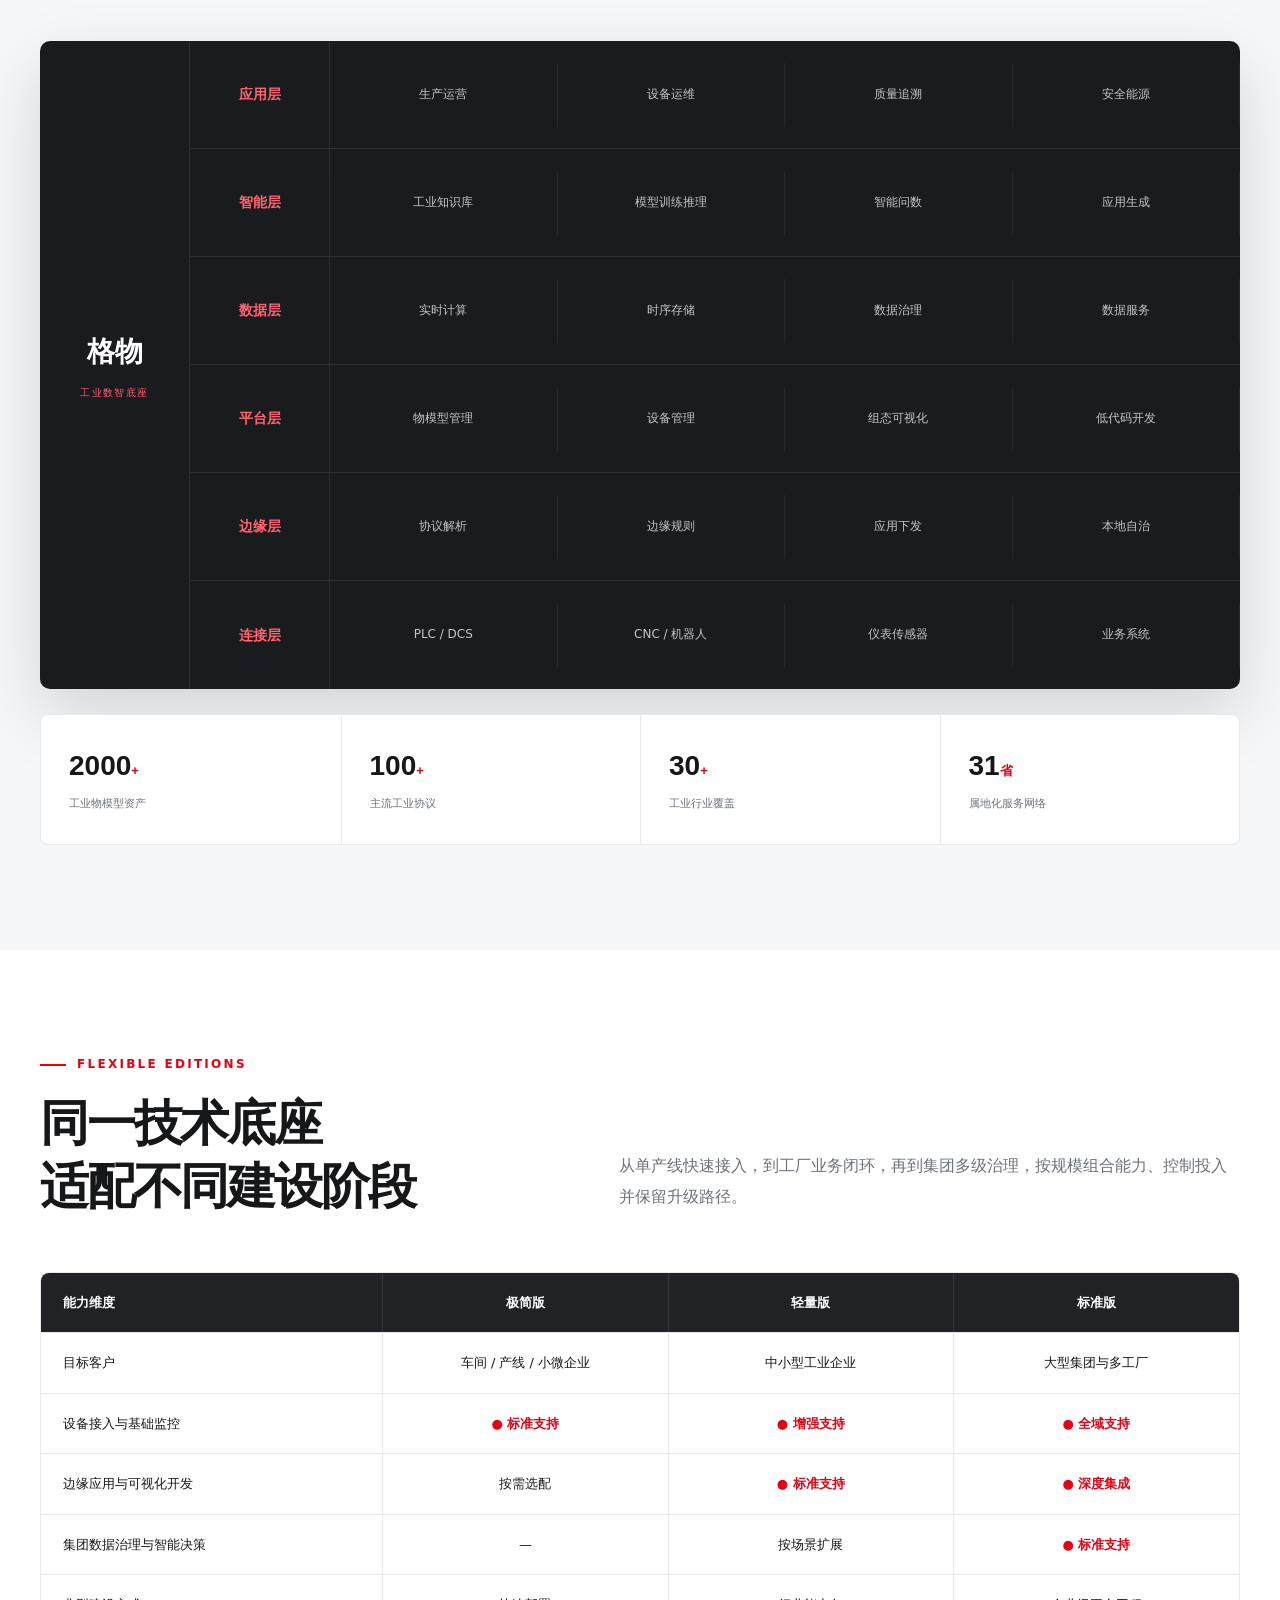
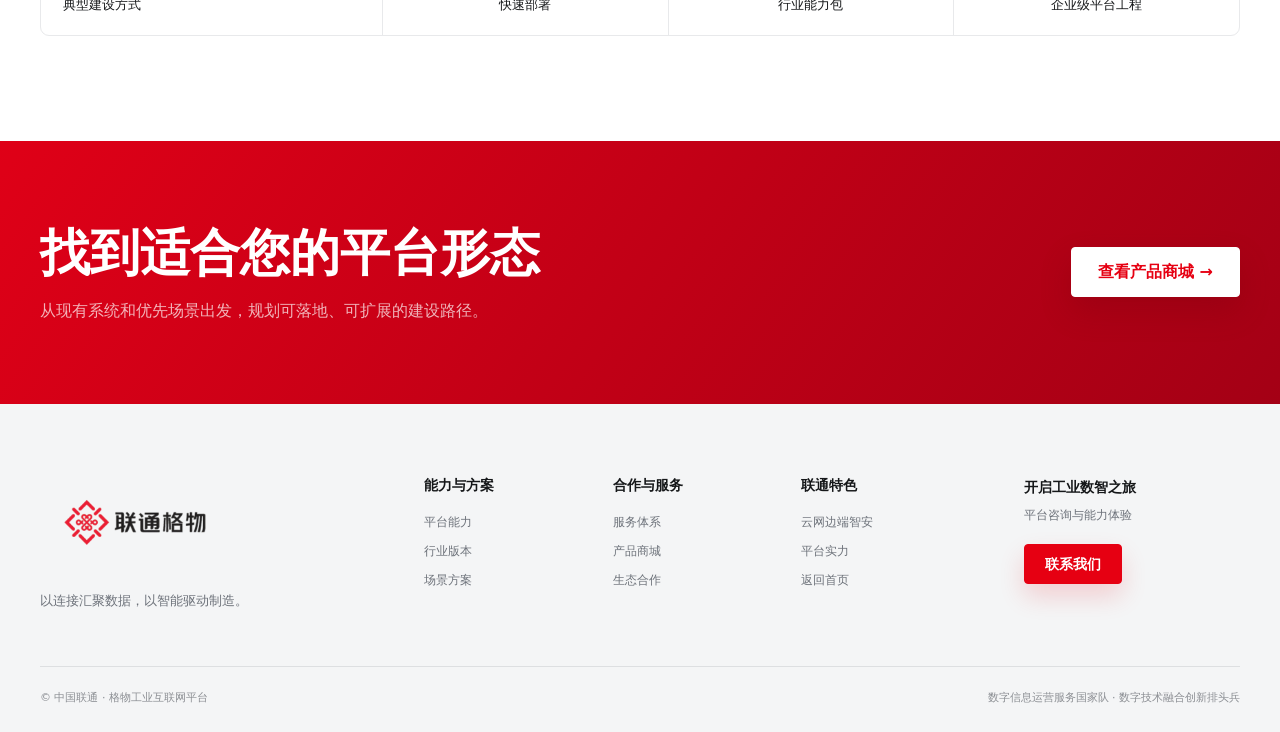
<file: platform.html>
<!doctype html>
<html lang="zh-CN">
  <head>
    <meta charset="UTF-8" />
    <meta name="viewport" content="width=device-width, initial-scale=1.0" />
    <meta name="description" content="深入了解格物工业互联网平台的工业物模型、工业软网关、工业大模型与多形态部署能力。" />
    <meta name="theme-color" content="#e60012" />
    <title>平台能力｜格物工业互联网平台</title>
    <link rel="icon" href="logo-gewu.png" />
    <link rel="stylesheet" href="styles.css" />
    <link rel="stylesheet" href="pages.css" />
  </head>
  <body class="subpage" data-page="platform">
    <div class="scroll-progress" aria-hidden="true"></div>
    <header class="site-header">
      <div class="nav-wrap">
        <a class="brand" href="index.html"><img src="logo-gewu.png" alt="联通格物" /><span>工业互联网平台</span></a>
        <button class="menu-toggle" type="button" aria-expanded="false" aria-controls="site-nav"><span></span><span></span><span></span><span class="sr-only">打开导航</span></button>
        <nav class="site-nav" id="site-nav" aria-label="主导航">
          <a href="platform.html" data-nav="platform">平台能力</a><a href="industries.html" data-nav="industries">行业版本</a>
          <a href="unicom.html" data-nav="unicom">联通特色</a><a href="scenarios.html" data-nav="scenarios">场景方案</a>
          <a href="services.html" data-nav="services">服务体系</a><a href="mall.html" data-nav="mall">商城</a>
          <a href="ecosystem.html" data-nav="ecosystem">生态合作</a>
        </nav>
        <a class="button button-small nav-cta" href="services.html#contact">预约体验</a>
      </div>
    </header>

    <main class="subpage-main">
      <section class="sub-hero">
        <div class="container sub-hero-inner">
          <div class="sub-hero-copy">
            <p class="breadcrumb"><a href="index.html">首页</a><i></i>平台能力</p>
            <h1>一座底座<br /><em>贯通工业全链路</em></h1>
            <p>从现场连接、模型标准、数据治理到智能应用，格物把复杂工业能力沉淀为可编排、可复用、可持续演进的平台服务。</p>
            <div class="hero-labels"><span>工业物模型</span><span>工业软网关</span><span>格物小知</span><span>多形态部署</span></div>
          </div>
          <div class="sub-hero-visual" aria-hidden="true">
            <div class="hero-orbit"></div><div class="hero-core"><b>1+3+N</b><span>GEWU FOUNDATION</span></div>
            <div class="orbit-chip chip-a"><b>设备可描述</b><small>MODEL</small></div><div class="orbit-chip chip-b"><b>系统可互联</b><small>GATEWAY</small></div>
            <div class="orbit-chip chip-c"><b>数据可治理</b><small>DATA</small></div><div class="orbit-chip chip-d"><b>场景可智能</b><small>AI</small></div>
          </div>
        </div>
      </section>

      <section class="detail-section">
        <div class="container">
          <div class="detail-heading">
            <div><p class="eyebrow"><span></span> CORE CAPABILITIES</p><h2>三大核心能力<br />让工业数据真正可用</h2></div>
            <p>格物不是简单叠加工具，而是围绕工业设备、网络和知识构建统一工程链路，将项目经验持续沉淀为平台资产。</p>
          </div>
          <div class="feature-grid">
            <article class="feature-card accent"><span>01 / INDUSTRIAL MODEL</span><h3>工业物模型</h3><p>统一描述设备属性、事件与服务，解耦物理装备和业务应用，建立跨系统共享的设备数据语言。</p><ul><li>模型设计器</li><li>行业模型库</li><li>版本治理</li><li>开放接口</li></ul></article>
            <article class="feature-card"><span>02 / SOFTWARE GATEWAY</span><h3>工业软网关</h3><p>通过协议插件和边缘计算连接多源异构设备，完成采集、解析、转换、计算、转发与本地闭环。</p><ul><li>百种协议</li><li>边缘规则</li><li>云边协同</li><li>远程运维</li></ul></article>
            <article class="feature-card"><span>03 / INDUSTRIAL AI</span><h3>工业大模型</h3><p>以格物小知辅助生成物模型、协议代码和场景应用，把企业知识、实时数据与工程工具连接起来。</p><ul><li>模型生成</li><li>协议生成</li><li>知识问答</li><li>智能问数</li></ul></article>
          </div>
        </div>
      </section>

      <section class="detail-section soft">
        <div class="container">
          <div class="detail-heading center"><p class="eyebrow"><span></span> FULL-STACK ARCHITECTURE</p><h2>从端到应用的六层能力架构</h2><p>统一标准、统一数据、统一运营，同时保留现场系统的开放性和行业差异。</p></div>
          <div class="architecture-board">
            <div class="arch-side"><strong>格物</strong><span>工业数智底座</span></div>
            <div class="arch-layers">
              <div class="arch-layer"><strong>应用层</strong><div class="arch-items"><span>生产运营</span><span>设备运维</span><span>质量追溯</span><span>安全能源</span></div></div>
              <div class="arch-layer"><strong>智能层</strong><div class="arch-items"><span>工业知识库</span><span>模型训练推理</span><span>智能问数</span><span>应用生成</span></div></div>
              <div class="arch-layer"><strong>数据层</strong><div class="arch-items"><span>实时计算</span><span>时序存储</span><span>数据治理</span><span>数据服务</span></div></div>
              <div class="arch-layer"><strong>平台层</strong><div class="arch-items"><span>物模型管理</span><span>设备管理</span><span>组态可视化</span><span>低代码开发</span></div></div>
              <div class="arch-layer"><strong>边缘层</strong><div class="arch-items"><span>协议解析</span><span>边缘规则</span><span>应用下发</span><span>本地自治</span></div></div>
              <div class="arch-layer"><strong>连接层</strong><div class="arch-items"><span>PLC / DCS</span><span>CNC / 机器人</span><span>仪表传感器</span><span>业务系统</span></div></div>
            </div>
          </div>
          <div class="metric-band">
            <div><strong>2000<em>+</em></strong><span>工业物模型资产</span></div><div><strong>100<em>+</em></strong><span>主流工业协议</span></div>
            <div><strong>30<em>+</em></strong><span>工业行业覆盖</span></div><div><strong>31<em>省</em></strong><span>属地化服务网络</span></div>
          </div>
        </div>
      </section>

      <section class="detail-section">
        <div class="container">
          <div class="detail-heading"><div><p class="eyebrow"><span></span> FLEXIBLE EDITIONS</p><h2>同一技术底座<br />适配不同建设阶段</h2></div><p>从单产线快速接入，到工厂业务闭环，再到集团多级治理，按规模组合能力、控制投入并保留升级路径。</p></div>
          <div class="version-table">
            <div class="version-row header"><div>能力维度</div><div>极简版</div><div>轻量版</div><div>标准版</div></div>
            <div class="version-row"><div>目标客户</div><div>车间 / 产线 / 小微企业</div><div>中小型工业企业</div><div>大型集团与多工厂</div></div>
            <div class="version-row"><div>设备接入与基础监控</div><div class="yes">● 标准支持</div><div class="yes">● 增强支持</div><div class="yes">● 全域支持</div></div>
            <div class="version-row"><div>边缘应用与可视化开发</div><div>按需选配</div><div class="yes">● 标准支持</div><div class="yes">● 深度集成</div></div>
            <div class="version-row"><div>集团数据治理与智能决策</div><div>—</div><div>按场景扩展</div><div class="yes">● 标准支持</div></div>
            <div class="version-row"><div>典型建设方式</div><div>快速部署</div><div>行业能力包</div><div>企业级平台工程</div></div>
          </div>
        </div>
      </section>

      <section class="sub-cta"><div class="container sub-cta-inner"><div><h2>找到适合您的平台形态</h2><p>从现有系统和优先场景出发，规划可落地、可扩展的建设路径。</p></div><a class="button button-white" href="mall.html">查看产品商城 →</a></div></section>
    </main>

    <footer class="site-footer">
      <div class="container footer-top"><div class="footer-brand"><img src="logo-gewu.png" alt="联通格物" /><p>以连接汇聚数据，以智能驱动制造。</p></div>
        <div class="footer-links"><div><strong>能力与方案</strong><a href="platform.html">平台能力</a><a href="industries.html">行业版本</a><a href="scenarios.html">场景方案</a></div><div><strong>合作与服务</strong><a href="services.html">服务体系</a><a href="mall.html">产品商城</a><a href="ecosystem.html">生态合作</a></div><div><strong>联通特色</strong><a href="unicom.html">云网边端智安</a><a href="index.html#value">平台实力</a><a href="index.html">返回首页</a></div></div>
        <div class="footer-contact"><strong>开启工业数智之旅</strong><p>平台咨询与能力体验</p><a class="button button-small" href="services.html#contact">联系我们</a></div></div>
      <div class="container footer-bottom"><p>© 中国联通 · 格物工业互联网平台</p><p>数字信息运营服务国家队 · 数字技术融合创新排头兵</p></div>
    </footer>
    <script src="pages.js"></script>
  </body>
</html>
</file>
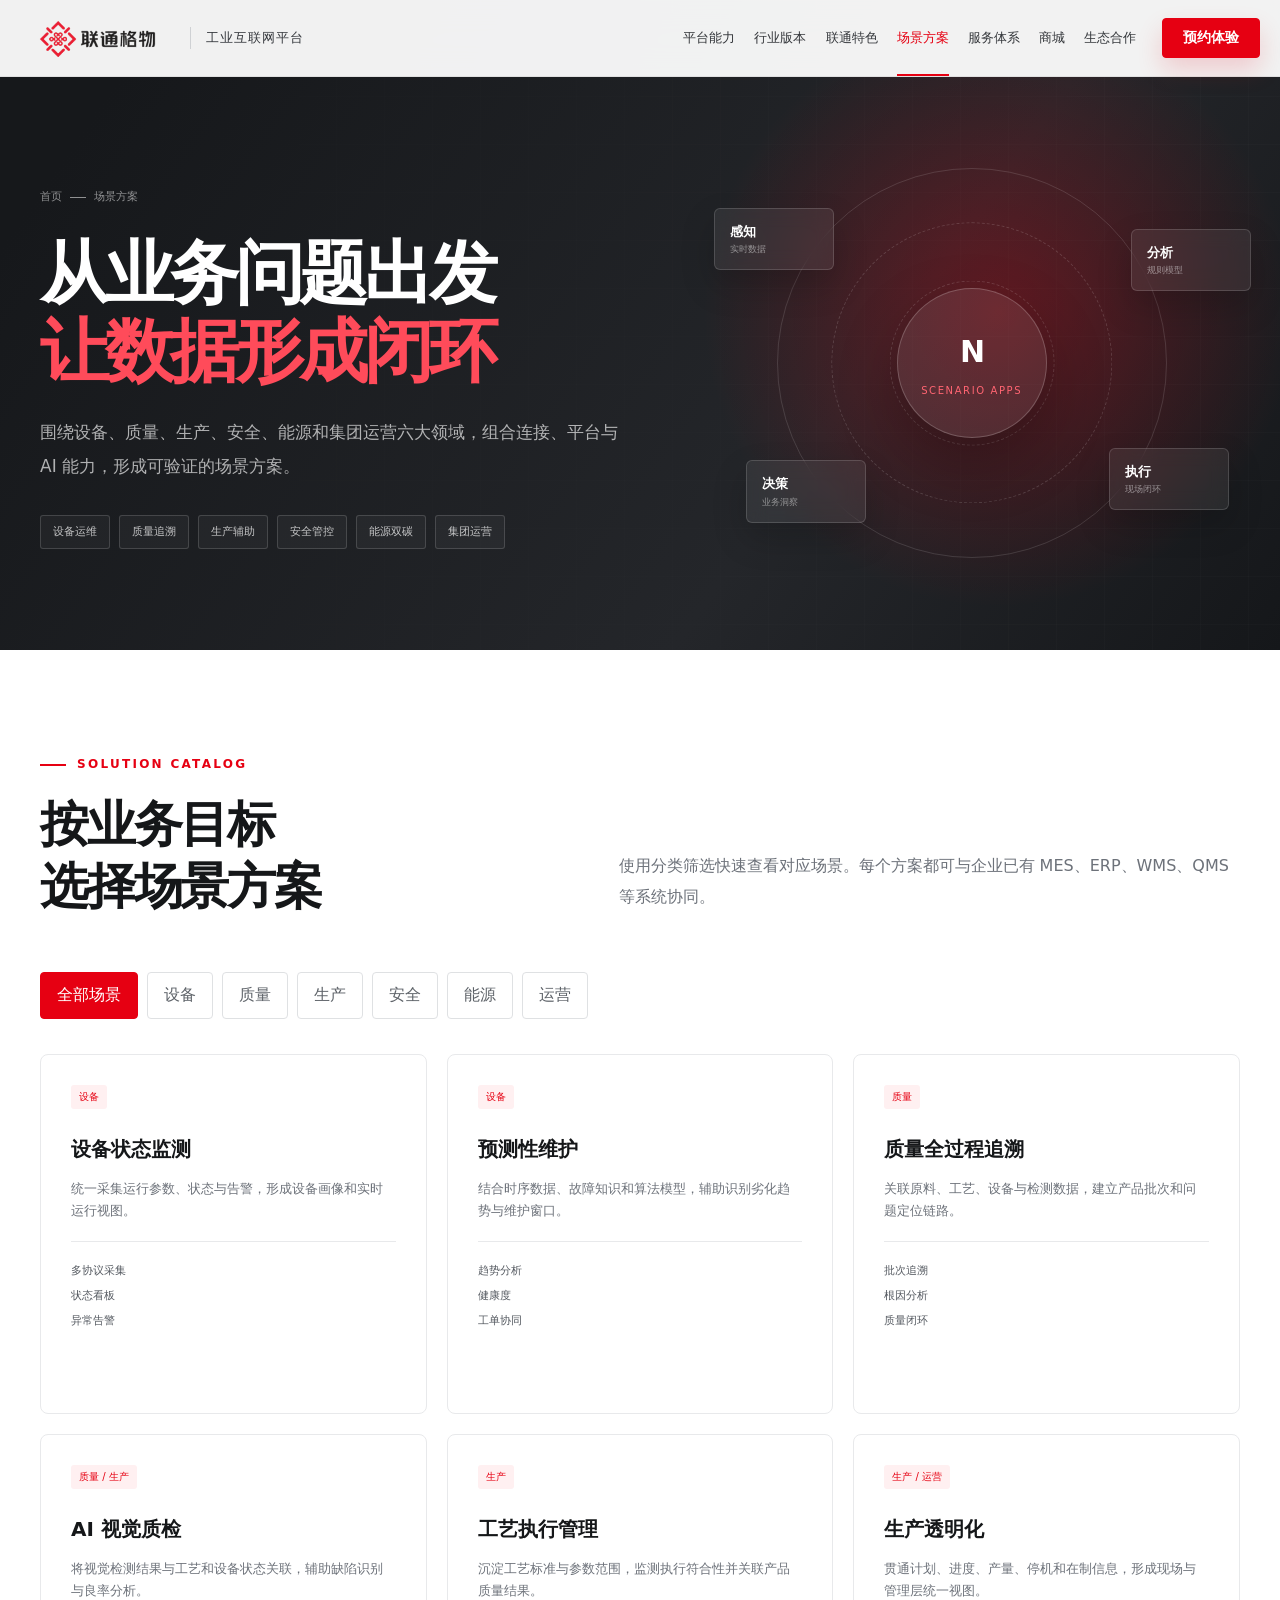
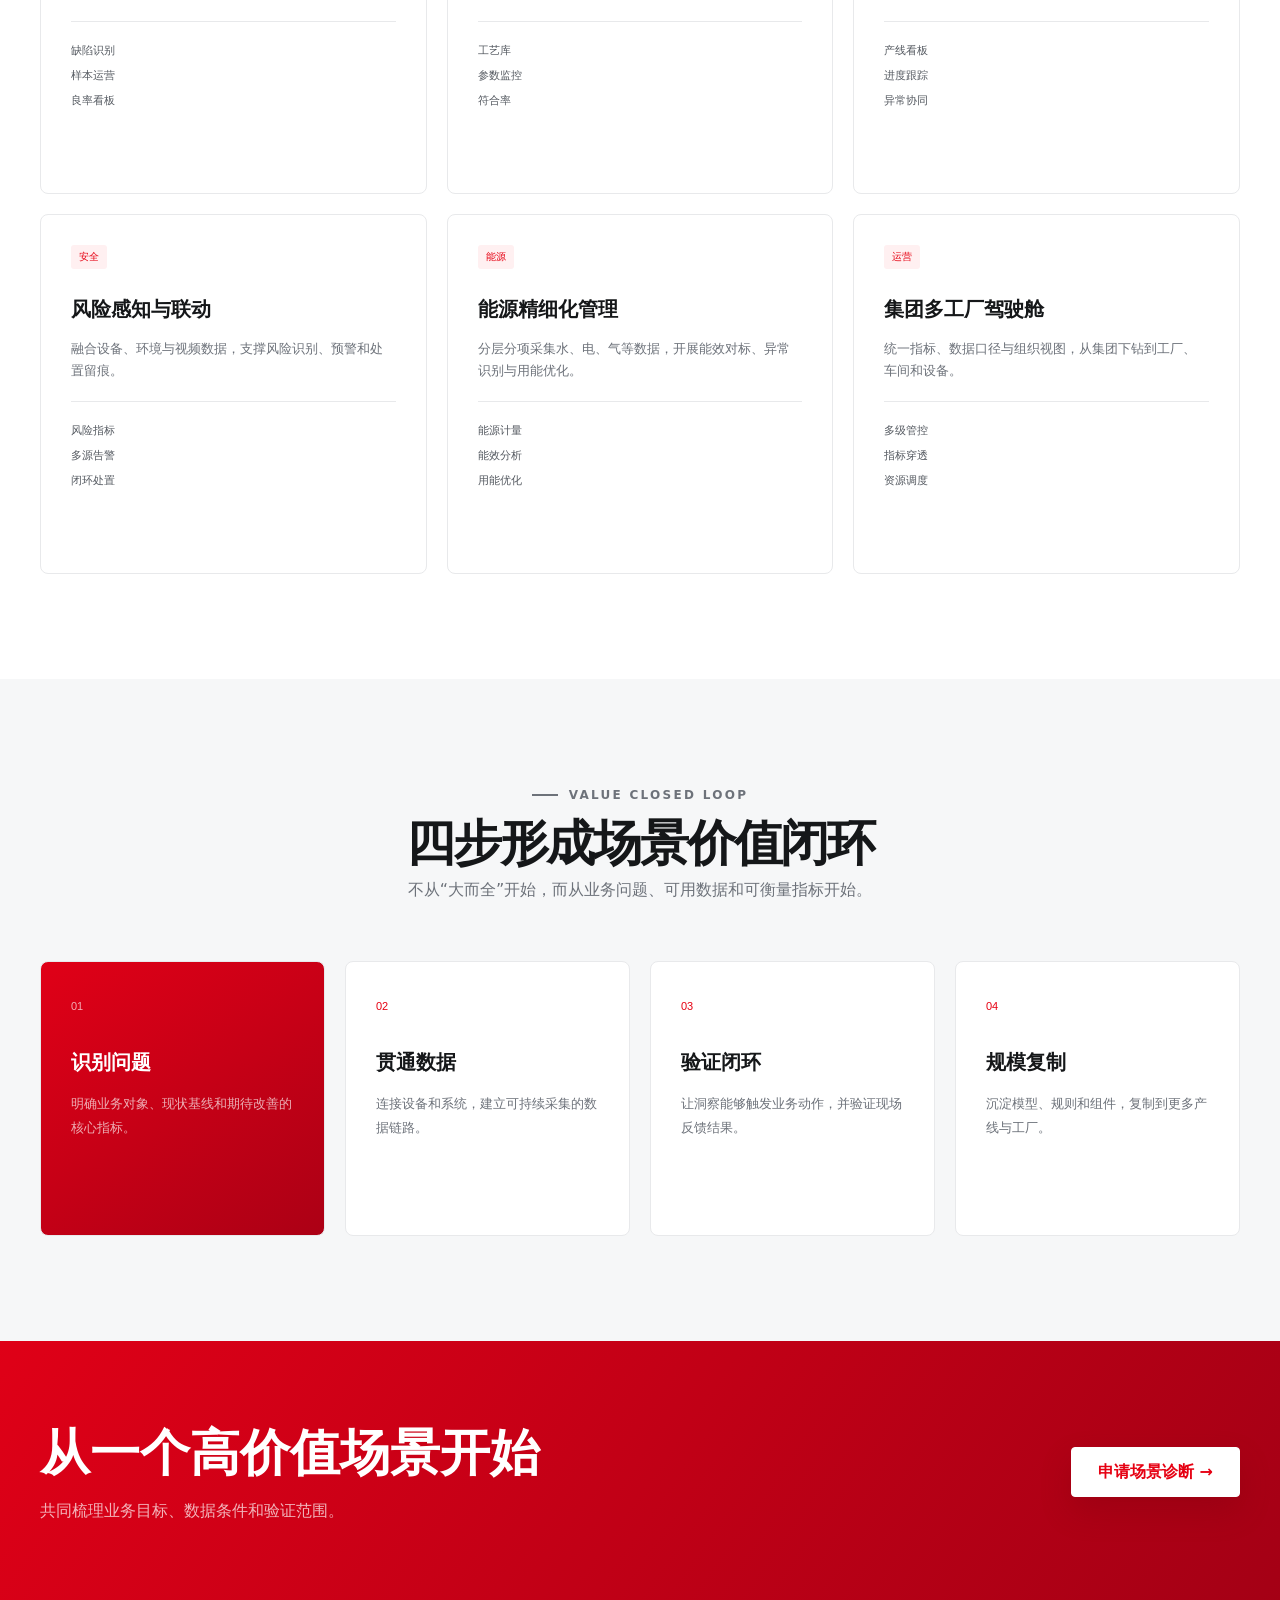
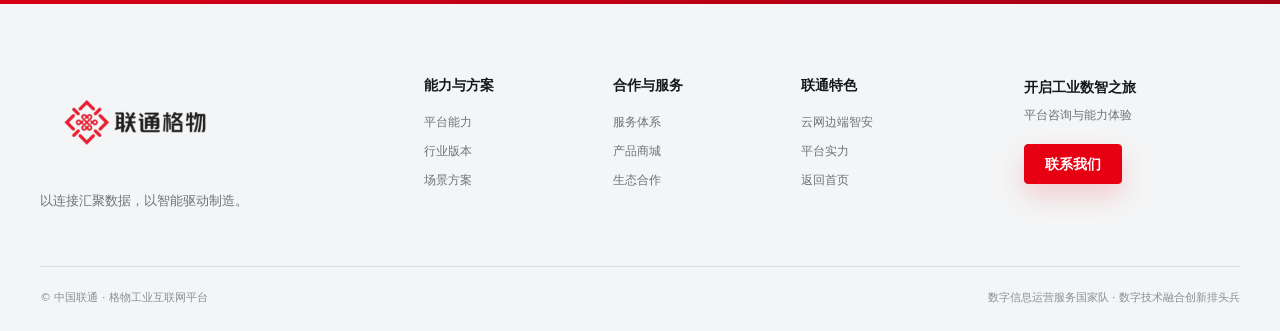
<file: scenarios.html>
<!doctype html>
<html lang="zh-CN">
  <head><meta charset="UTF-8" /><meta name="viewport" content="width=device-width, initial-scale=1.0" /><meta name="description" content="格物工业互联网平台工业场景解决方案目录。" /><meta name="theme-color" content="#e60012" /><title>场景方案｜格物工业互联网平台</title><link rel="icon" href="logo-gewu.png" /><link rel="stylesheet" href="styles.css" /><link rel="stylesheet" href="pages.css" /></head>
  <body class="subpage" data-page="scenarios"><div class="scroll-progress"></div>
    <header class="site-header"><div class="nav-wrap"><a class="brand" href="index.html"><img src="logo-gewu.png" alt="联通格物" /><span>工业互联网平台</span></a><button class="menu-toggle" type="button" aria-expanded="false" aria-controls="site-nav"><span></span><span></span><span></span><span class="sr-only">打开导航</span></button><nav class="site-nav" id="site-nav"><a href="platform.html" data-nav="platform">平台能力</a><a href="industries.html" data-nav="industries">行业版本</a><a href="unicom.html" data-nav="unicom">联通特色</a><a href="scenarios.html" data-nav="scenarios">场景方案</a><a href="services.html" data-nav="services">服务体系</a><a href="mall.html" data-nav="mall">商城</a><a href="ecosystem.html" data-nav="ecosystem">生态合作</a></nav><a class="button button-small nav-cta" href="services.html#contact">预约体验</a></div></header>
    <main class="subpage-main">
      <section class="sub-hero"><div class="container sub-hero-inner"><div class="sub-hero-copy"><p class="breadcrumb"><a href="index.html">首页</a><i></i>场景方案</p><h1>从业务问题出发<br /><em>让数据形成闭环</em></h1><p>围绕设备、质量、生产、安全、能源和集团运营六大领域，组合连接、平台与 AI 能力，形成可验证的场景方案。</p><div class="hero-labels"><span>设备运维</span><span>质量追溯</span><span>生产辅助</span><span>安全管控</span><span>能源双碳</span><span>集团运营</span></div></div><div class="sub-hero-visual"><div class="hero-orbit"></div><div class="hero-core"><b>N</b><span>SCENARIO APPS</span></div><div class="orbit-chip chip-a"><b>感知</b><small>实时数据</small></div><div class="orbit-chip chip-b"><b>分析</b><small>规则模型</small></div><div class="orbit-chip chip-c"><b>决策</b><small>业务洞察</small></div><div class="orbit-chip chip-d"><b>执行</b><small>现场闭环</small></div></div></div></section>
      <section class="detail-section"><div class="container"><div class="detail-heading"><div><p class="eyebrow"><span></span> SOLUTION CATALOG</p><h2>按业务目标<br />选择场景方案</h2></div><p>使用分类筛选快速查看对应场景。每个方案都可与企业已有 MES、ERP、WMS、QMS 等系统协同。</p></div>
        <div class="filter-bar" data-filter-group="scenario"><button class="filter-button active" data-filter="all">全部场景</button><button class="filter-button" data-filter="device">设备</button><button class="filter-button" data-filter="quality">质量</button><button class="filter-button" data-filter="production">生产</button><button class="filter-button" data-filter="safety">安全</button><button class="filter-button" data-filter="energy">能源</button><button class="filter-button" data-filter="operation">运营</button></div>
        <div class="catalog-grid">
          <article class="catalog-card" data-filter-target="scenario" data-category="device"><span>设备</span><h3>设备状态监测</h3><p>统一采集运行参数、状态与告警，形成设备画像和实时运行视图。</p><ul><li>多协议采集</li><li>状态看板</li><li>异常告警</li></ul></article>
          <article class="catalog-card" data-filter-target="scenario" data-category="device"><span>设备</span><h3>预测性维护</h3><p>结合时序数据、故障知识和算法模型，辅助识别劣化趋势与维护窗口。</p><ul><li>趋势分析</li><li>健康度</li><li>工单协同</li></ul></article>
          <article class="catalog-card" data-filter-target="scenario" data-category="quality"><span>质量</span><h3>质量全过程追溯</h3><p>关联原料、工艺、设备与检测数据，建立产品批次和问题定位链路。</p><ul><li>批次追溯</li><li>根因分析</li><li>质量闭环</li></ul></article>
          <article class="catalog-card" data-filter-target="scenario" data-category="quality production"><span>质量 / 生产</span><h3>AI 视觉质检</h3><p>将视觉检测结果与工艺和设备状态关联，辅助缺陷识别与良率分析。</p><ul><li>缺陷识别</li><li>样本运营</li><li>良率看板</li></ul></article>
          <article class="catalog-card" data-filter-target="scenario" data-category="production"><span>生产</span><h3>工艺执行管理</h3><p>沉淀工艺标准与参数范围，监测执行符合性并关联产品质量结果。</p><ul><li>工艺库</li><li>参数监控</li><li>符合率</li></ul></article>
          <article class="catalog-card" data-filter-target="scenario" data-category="production operation"><span>生产 / 运营</span><h3>生产透明化</h3><p>贯通计划、进度、产量、停机和在制信息，形成现场与管理层统一视图。</p><ul><li>产线看板</li><li>进度跟踪</li><li>异常协同</li></ul></article>
          <article class="catalog-card" data-filter-target="scenario" data-category="safety"><span>安全</span><h3>风险感知与联动</h3><p>融合设备、环境与视频数据，支撑风险识别、预警和处置留痕。</p><ul><li>风险指标</li><li>多源告警</li><li>闭环处置</li></ul></article>
          <article class="catalog-card" data-filter-target="scenario" data-category="energy"><span>能源</span><h3>能源精细化管理</h3><p>分层分项采集水、电、气等数据，开展能效对标、异常识别与用能优化。</p><ul><li>能源计量</li><li>能效分析</li><li>用能优化</li></ul></article>
          <article class="catalog-card" data-filter-target="scenario" data-category="operation"><span>运营</span><h3>集团多工厂驾驶舱</h3><p>统一指标、数据口径与组织视图，从集团下钻到工厂、车间和设备。</p><ul><li>多级管控</li><li>指标穿透</li><li>资源调度</li></ul></article>
        </div>
      </div></section>
      <section class="detail-section soft"><div class="container"><div class="detail-heading center"><p class="eyebrow"><span></span> VALUE CLOSED LOOP</p><h2>四步形成场景价值闭环</h2><p>不从“大而全”开始，而从业务问题、可用数据和可衡量指标开始。</p></div><div class="feature-grid four"><article class="feature-card accent"><span>01</span><h3>识别问题</h3><p>明确业务对象、现状基线和期待改善的核心指标。</p></article><article class="feature-card"><span>02</span><h3>贯通数据</h3><p>连接设备和系统，建立可持续采集的数据链路。</p></article><article class="feature-card"><span>03</span><h3>验证闭环</h3><p>让洞察能够触发业务动作，并验证现场反馈结果。</p></article><article class="feature-card"><span>04</span><h3>规模复制</h3><p>沉淀模型、规则和组件，复制到更多产线与工厂。</p></article></div></div></section>
      <section class="sub-cta"><div class="container sub-cta-inner"><div><h2>从一个高价值场景开始</h2><p>共同梳理业务目标、数据条件和验证范围。</p></div><a class="button button-white" href="services.html#contact">申请场景诊断 →</a></div></section>
    </main>
    <footer class="site-footer"><div class="container footer-top"><div class="footer-brand"><img src="logo-gewu.png" alt="联通格物" /><p>以连接汇聚数据，以智能驱动制造。</p></div><div class="footer-links"><div><strong>能力与方案</strong><a href="platform.html">平台能力</a><a href="industries.html">行业版本</a><a href="scenarios.html">场景方案</a></div><div><strong>合作与服务</strong><a href="services.html">服务体系</a><a href="mall.html">产品商城</a><a href="ecosystem.html">生态合作</a></div><div><strong>联通特色</strong><a href="unicom.html">云网边端智安</a><a href="index.html#value">平台实力</a><a href="index.html">返回首页</a></div></div><div class="footer-contact"><strong>开启工业数智之旅</strong><p>平台咨询与能力体验</p><a class="button button-small" href="services.html#contact">联系我们</a></div></div><div class="container footer-bottom"><p>© 中国联通 · 格物工业互联网平台</p><p>数字信息运营服务国家队 · 数字技术融合创新排头兵</p></div></footer><script src="pages.js"></script>
  </body>
</html>
</file>
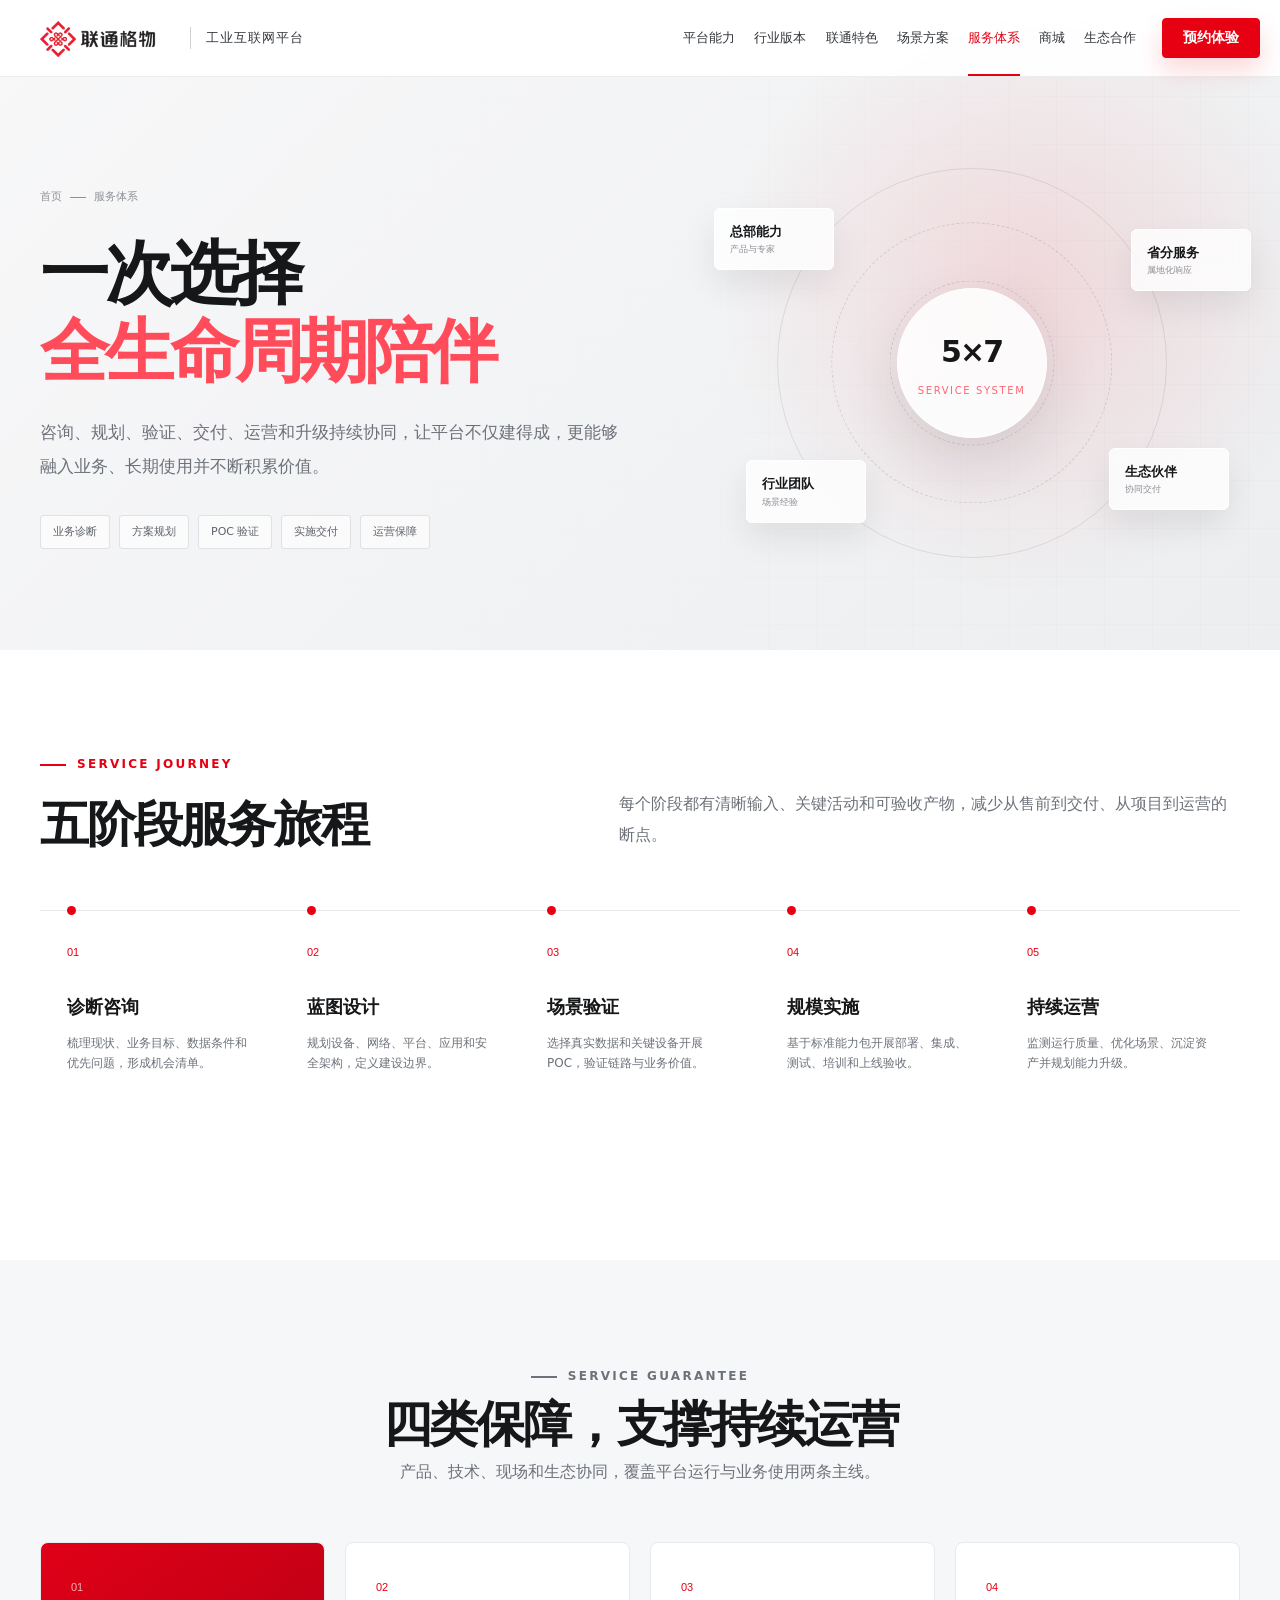
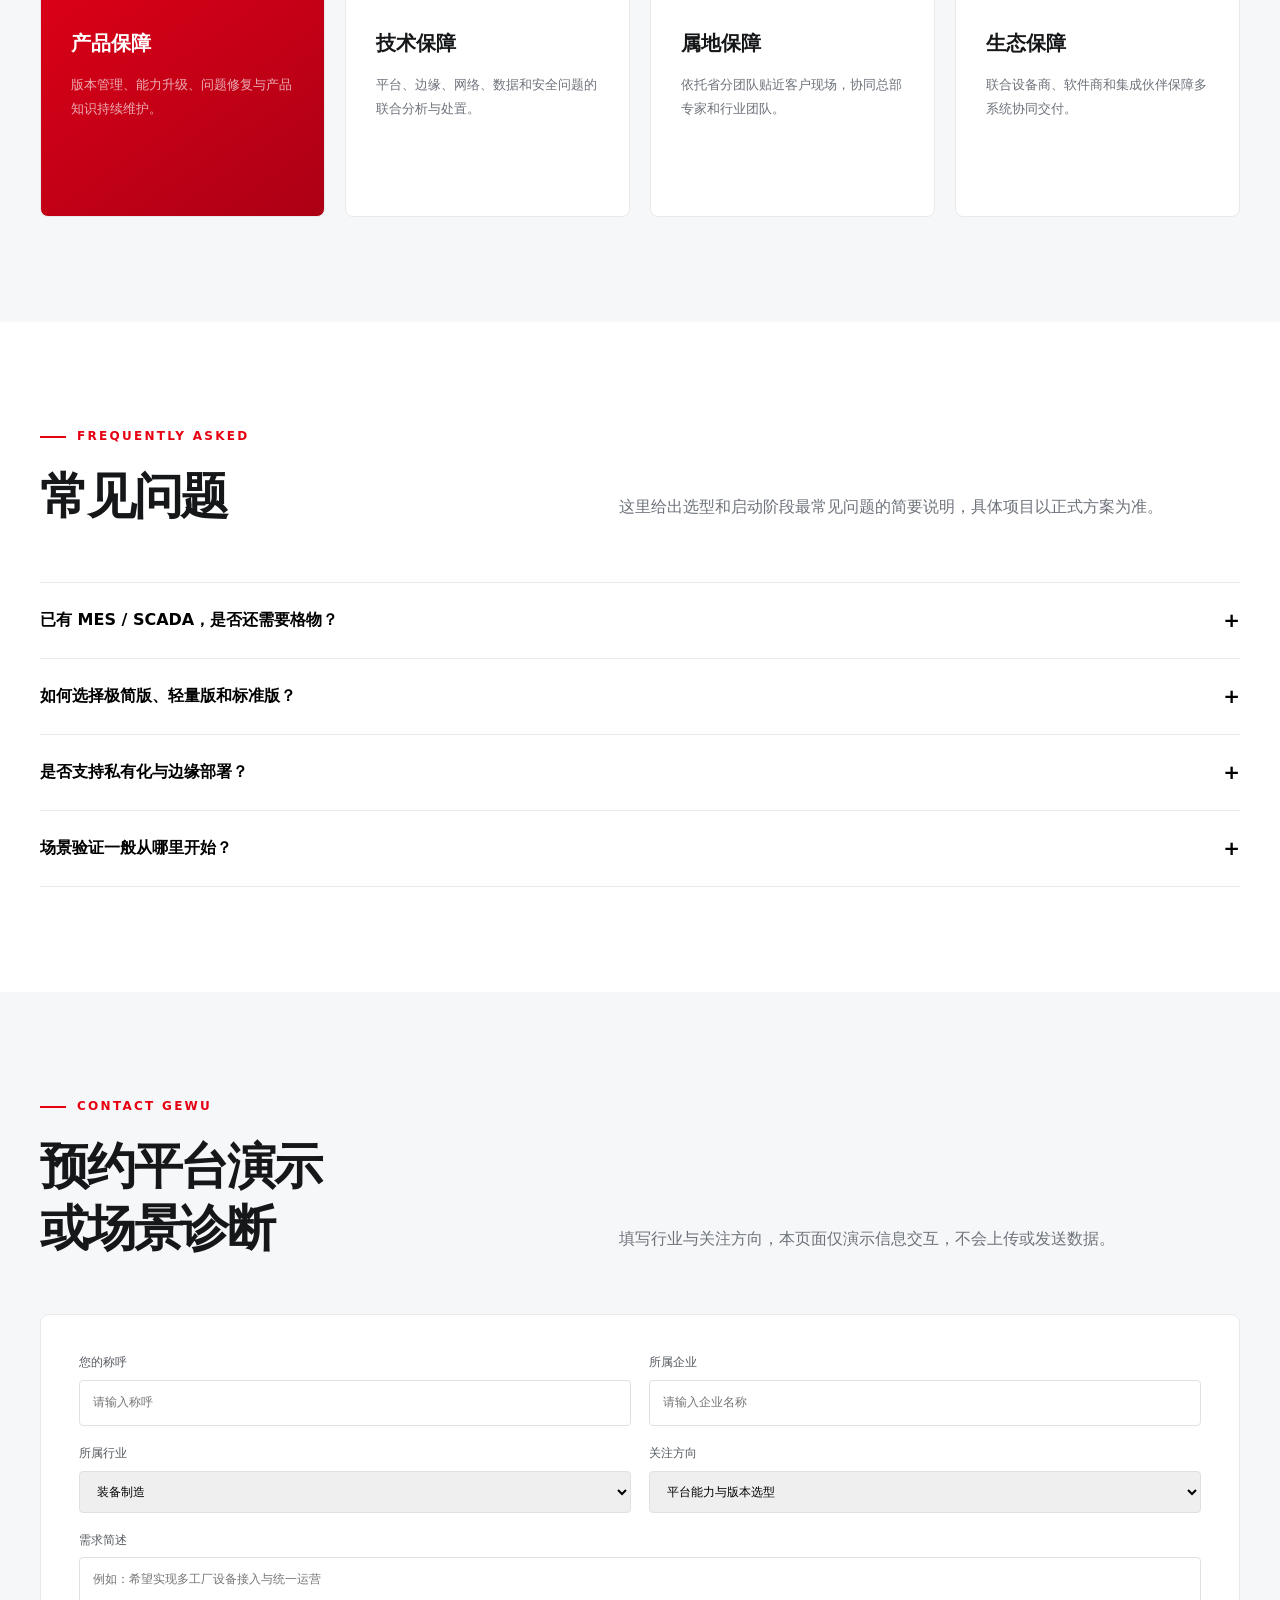
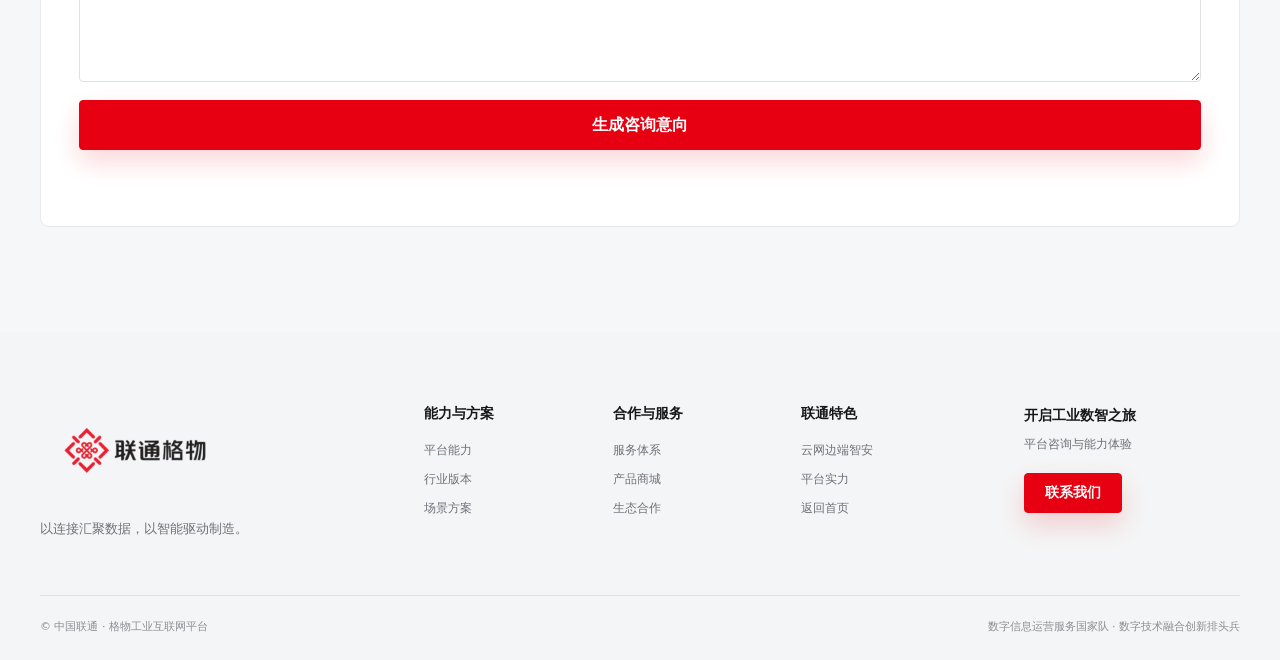
<file: services.html>
<!doctype html>
<html lang="zh-CN">
  <head><meta charset="UTF-8" /><meta name="viewport" content="width=device-width, initial-scale=1.0" /><meta name="description" content="格物工业互联网平台咨询、实施、交付和持续运营服务。" /><meta name="theme-color" content="#e60012" /><title>服务体系｜格物工业互联网平台</title><link rel="icon" href="logo-gewu.png" /><link rel="stylesheet" href="styles.css" /><link rel="stylesheet" href="pages.css" /></head>
  <body class="subpage" data-page="services"><div class="scroll-progress"></div>
    <header class="site-header"><div class="nav-wrap"><a class="brand" href="index.html"><img src="logo-gewu.png" alt="联通格物" /><span>工业互联网平台</span></a><button class="menu-toggle" type="button" aria-expanded="false" aria-controls="site-nav"><span></span><span></span><span></span><span class="sr-only">打开导航</span></button><nav class="site-nav" id="site-nav"><a href="platform.html" data-nav="platform">平台能力</a><a href="industries.html" data-nav="industries">行业版本</a><a href="unicom.html" data-nav="unicom">联通特色</a><a href="scenarios.html" data-nav="scenarios">场景方案</a><a href="services.html" data-nav="services">服务体系</a><a href="mall.html" data-nav="mall">商城</a><a href="ecosystem.html" data-nav="ecosystem">生态合作</a></nav><a class="button button-small nav-cta" href="#contact">预约体验</a></div></header>
    <main class="subpage-main">
      <section class="sub-hero light"><div class="container sub-hero-inner"><div class="sub-hero-copy"><p class="breadcrumb"><a href="index.html">首页</a><i></i>服务体系</p><h1>一次选择<br /><em>全生命周期陪伴</em></h1><p>咨询、规划、验证、交付、运营和升级持续协同，让平台不仅建得成，更能够融入业务、长期使用并不断积累价值。</p><div class="hero-labels"><span>业务诊断</span><span>方案规划</span><span>POC 验证</span><span>实施交付</span><span>运营保障</span></div></div><div class="sub-hero-visual"><div class="hero-orbit"></div><div class="hero-core"><b>5×7</b><span>SERVICE SYSTEM</span></div><div class="orbit-chip chip-a"><b>总部能力</b><small>产品与专家</small></div><div class="orbit-chip chip-b"><b>省分服务</b><small>属地化响应</small></div><div class="orbit-chip chip-c"><b>行业团队</b><small>场景经验</small></div><div class="orbit-chip chip-d"><b>生态伙伴</b><small>协同交付</small></div></div></div></section>
      <section class="detail-section"><div class="container"><div class="detail-heading"><div><p class="eyebrow"><span></span> SERVICE JOURNEY</p><h2>五阶段服务旅程</h2></div><p>每个阶段都有清晰输入、关键活动和可验收产物，减少从售前到交付、从项目到运营的断点。</p></div><div class="step-grid"><article class="step-card"><span>01</span><h3>诊断咨询</h3><p>梳理现状、业务目标、数据条件和优先问题，形成机会清单。</p></article><article class="step-card"><span>02</span><h3>蓝图设计</h3><p>规划设备、网络、平台、应用和安全架构，定义建设边界。</p></article><article class="step-card"><span>03</span><h3>场景验证</h3><p>选择真实数据和关键设备开展 POC，验证链路与业务价值。</p></article><article class="step-card"><span>04</span><h3>规模实施</h3><p>基于标准能力包开展部署、集成、测试、培训和上线验收。</p></article><article class="step-card"><span>05</span><h3>持续运营</h3><p>监测运行质量、优化场景、沉淀资产并规划能力升级。</p></article></div></div></section>
      <section class="detail-section soft"><div class="container"><div class="detail-heading center"><p class="eyebrow"><span></span> SERVICE GUARANTEE</p><h2>四类保障，支撑持续运营</h2><p>产品、技术、现场和生态协同，覆盖平台运行与业务使用两条主线。</p></div><div class="feature-grid four"><article class="feature-card accent"><span>01</span><h3>产品保障</h3><p>版本管理、能力升级、问题修复与产品知识持续维护。</p></article><article class="feature-card"><span>02</span><h3>技术保障</h3><p>平台、边缘、网络、数据和安全问题的联合分析与处置。</p></article><article class="feature-card"><span>03</span><h3>属地保障</h3><p>依托省分团队贴近客户现场，协同总部专家和行业团队。</p></article><article class="feature-card"><span>04</span><h3>生态保障</h3><p>联合设备商、软件商和集成伙伴保障多系统协同交付。</p></article></div></div></section>
      <section class="detail-section"><div class="container"><div class="detail-heading"><div><p class="eyebrow"><span></span> FREQUENTLY ASKED</p><h2>常见问题</h2></div><p>这里给出选型和启动阶段最常见问题的简要说明，具体项目以正式方案为准。</p></div><div class="faq-list"><article class="faq-item"><button class="faq-question" type="button" aria-expanded="false">已有 MES / SCADA，是否还需要格物？<i>+</i></button><div class="faq-answer"><div><p>格物可作为设备连接、物模型、边缘协同和工业数据底座，与已有业务系统协同，不要求替换现有系统。</p></div></div></article><article class="faq-item"><button class="faq-question" type="button" aria-expanded="false">如何选择极简版、轻量版和标准版？<i>+</i></button><div class="faq-answer"><div><p>通常根据企业规模、组织层级、业务范围、数据治理深度和预算确定。可先从小范围场景验证，再保留向更高版本升级的路径。</p></div></div></article><article class="faq-item"><button class="faq-question" type="button" aria-expanded="false">是否支持私有化与边缘部署？<i>+</i></button><div class="faq-answer"><div><p>平台支持多形态部署与端边云协同，具体部署架构需结合现场网络、安全制度和业务连续性要求设计。</p></div></div></article><article class="faq-item"><button class="faq-question" type="button" aria-expanded="false">场景验证一般从哪里开始？<i>+</i></button><div class="faq-answer"><div><p>优先选择问题明确、数据可获得、业务负责人清晰且价值可衡量的场景，控制范围并在验证阶段形成可复制资产。</p></div></div></article></div></div></section>
      <section class="detail-section soft" id="contact"><div class="container"><div class="detail-heading"><div><p class="eyebrow"><span></span> CONTACT GEWU</p><h2>预约平台演示<br />或场景诊断</h2></div><p>填写行业与关注方向，本页面仅演示信息交互，不会上传或发送数据。</p></div><form class="local-form"><label>您的称呼<input name="name" required placeholder="请输入称呼" /></label><label>所属企业<input name="company" required placeholder="请输入企业名称" /></label><label>所属行业<select name="industry"><option>装备制造</option><option>矿山</option><option>电子制造</option><option>化工</option><option>轻工</option><option>其他工业行业</option></select></label><label>关注方向<select name="interest"><option>平台能力与版本选型</option><option>行业版本</option><option>场景方案</option><option>云网边端一体化</option><option>生态合作</option></select></label><label class="wide">需求简述<textarea name="message" rows="5" placeholder="例如：希望实现多工厂设备接入与统一运营"></textarea></label><button class="button" type="submit">生成咨询意向</button><p class="form-status" role="status"></p></form></div></section>
    </main>
    <footer class="site-footer"><div class="container footer-top"><div class="footer-brand"><img src="logo-gewu.png" alt="联通格物" /><p>以连接汇聚数据，以智能驱动制造。</p></div><div class="footer-links"><div><strong>能力与方案</strong><a href="platform.html">平台能力</a><a href="industries.html">行业版本</a><a href="scenarios.html">场景方案</a></div><div><strong>合作与服务</strong><a href="services.html">服务体系</a><a href="mall.html">产品商城</a><a href="ecosystem.html">生态合作</a></div><div><strong>联通特色</strong><a href="unicom.html">云网边端智安</a><a href="index.html#value">平台实力</a><a href="index.html">返回首页</a></div></div><div class="footer-contact"><strong>开启工业数智之旅</strong><p>平台咨询与能力体验</p><a class="button button-small" href="#contact">联系我们</a></div></div><div class="container footer-bottom"><p>© 中国联通 · 格物工业互联网平台</p><p>数字信息运营服务国家队 · 数字技术融合创新排头兵</p></div></footer><script src="pages.js"></script>
  </body>
</html>
</file>
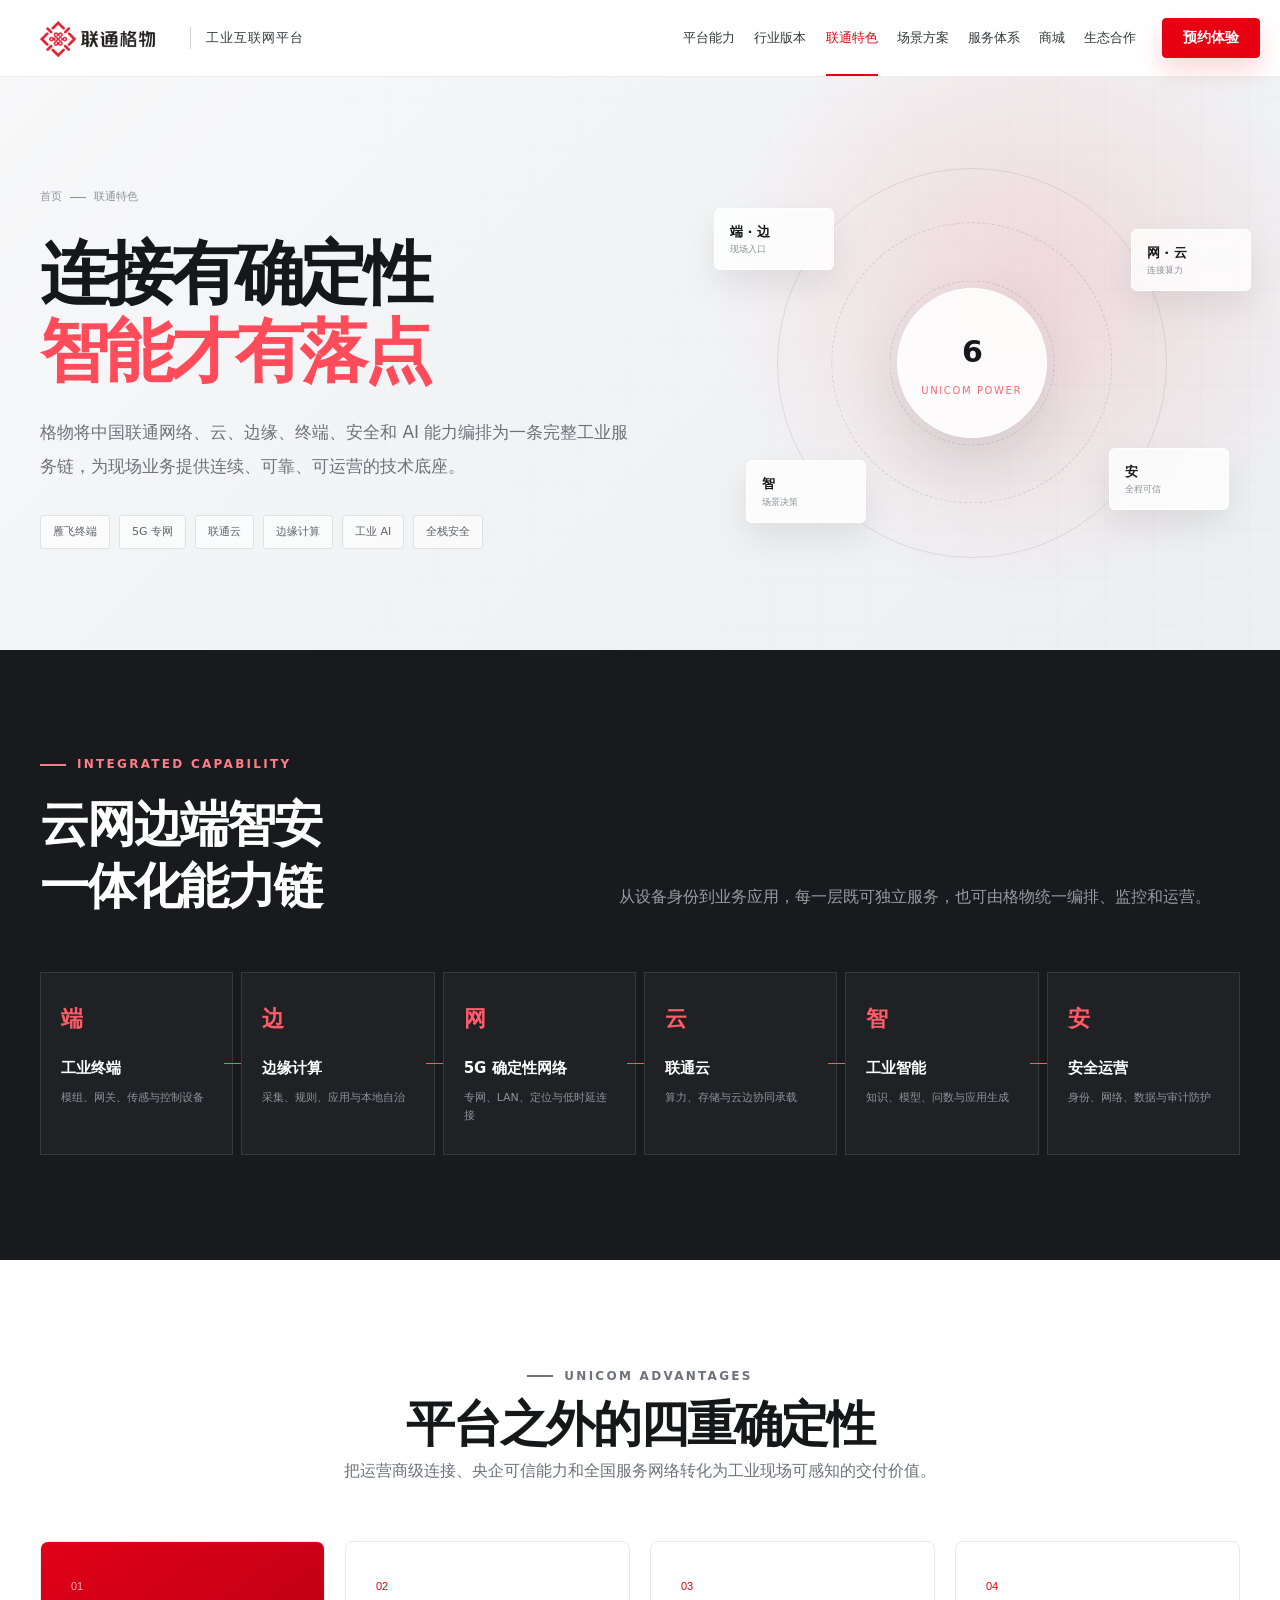
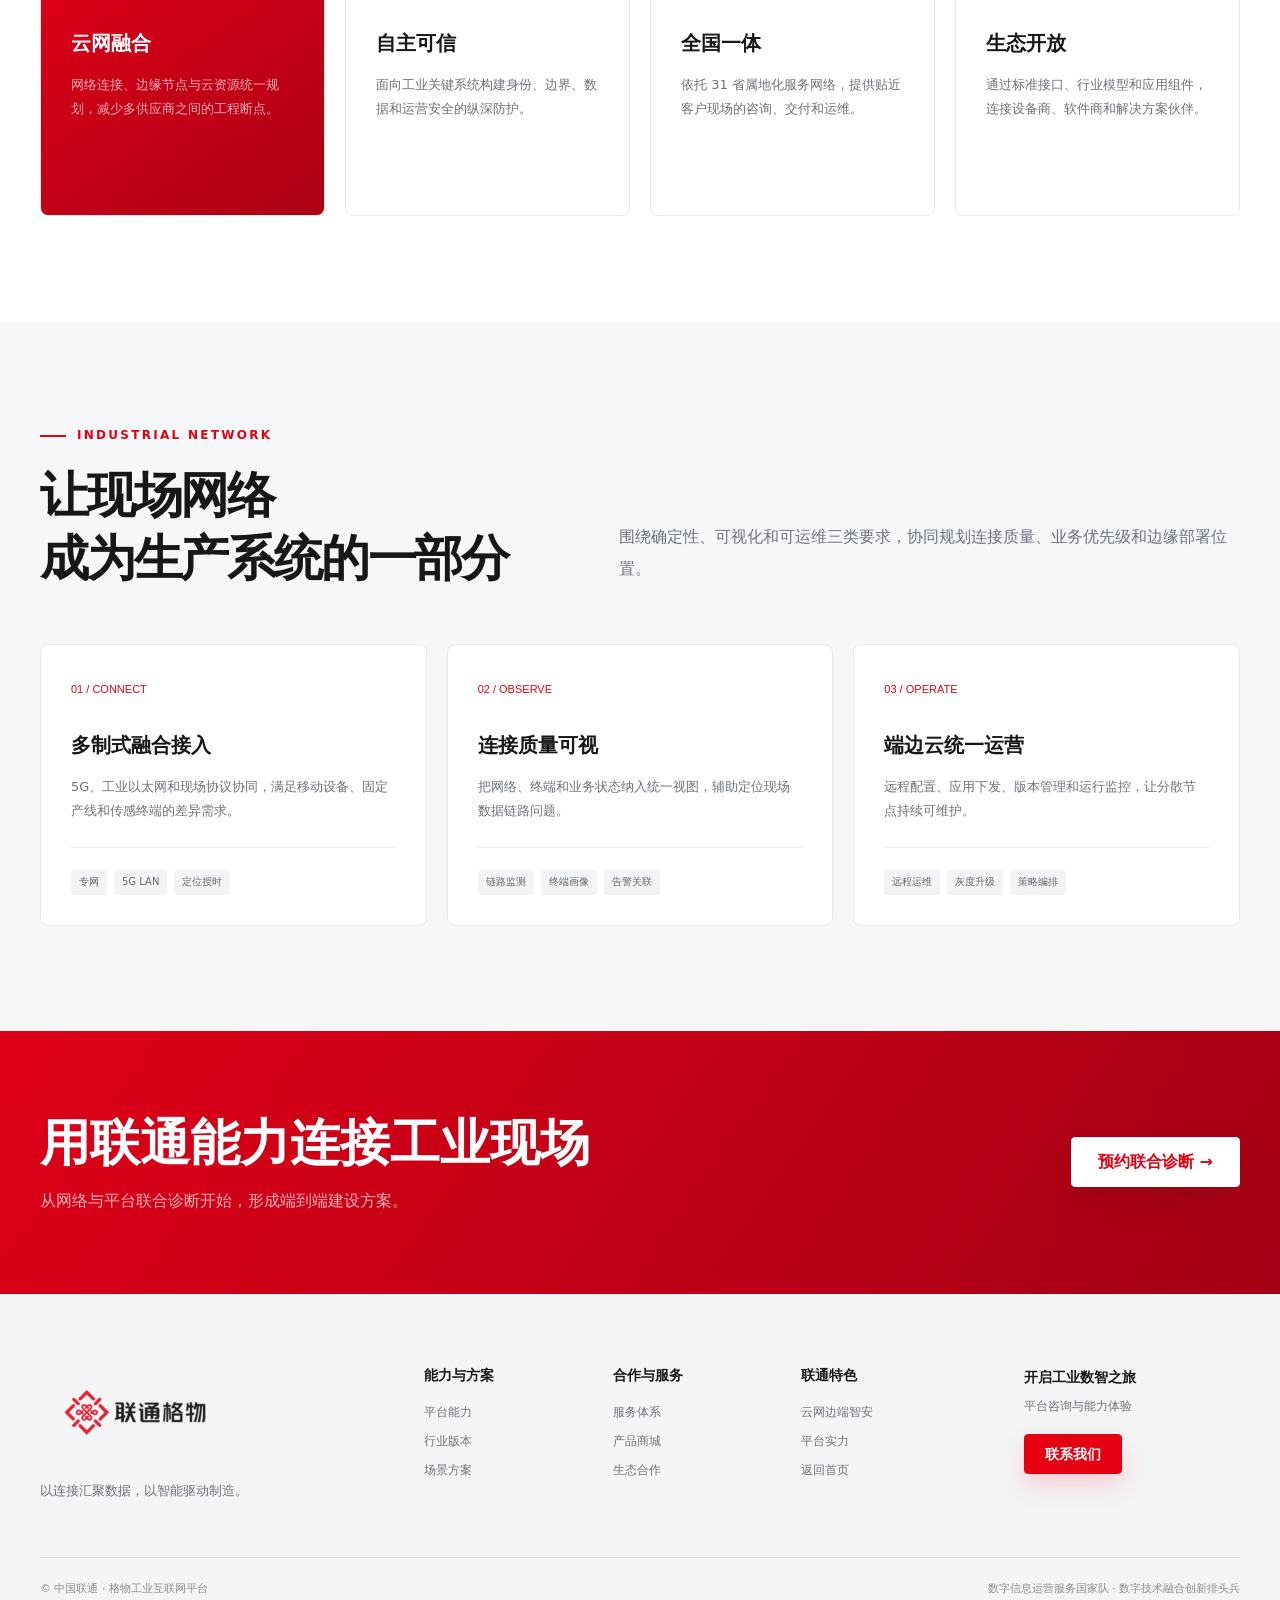
<file: unicom.html>
<!doctype html>
<html lang="zh-CN">
  <head>
    <meta charset="UTF-8" /><meta name="viewport" content="width=device-width, initial-scale=1.0" />
    <meta name="description" content="中国联通云网边端智安一体化工业能力。" /><meta name="theme-color" content="#e60012" />
    <title>联通特色｜格物工业互联网平台</title><link rel="icon" href="logo-gewu.png" /><link rel="stylesheet" href="styles.css" /><link rel="stylesheet" href="pages.css" />
  </head>
  <body class="subpage" data-page="unicom">
    <div class="scroll-progress"></div>
    <header class="site-header"><div class="nav-wrap"><a class="brand" href="index.html"><img src="logo-gewu.png" alt="联通格物" /><span>工业互联网平台</span></a><button class="menu-toggle" type="button" aria-expanded="false" aria-controls="site-nav"><span></span><span></span><span></span><span class="sr-only">打开导航</span></button><nav class="site-nav" id="site-nav"><a href="platform.html" data-nav="platform">平台能力</a><a href="industries.html" data-nav="industries">行业版本</a><a href="unicom.html" data-nav="unicom">联通特色</a><a href="scenarios.html" data-nav="scenarios">场景方案</a><a href="services.html" data-nav="services">服务体系</a><a href="mall.html" data-nav="mall">商城</a><a href="ecosystem.html" data-nav="ecosystem">生态合作</a></nav><a class="button button-small nav-cta" href="services.html#contact">预约体验</a></div></header>
    <main class="subpage-main">
      <section class="sub-hero light"><div class="container sub-hero-inner"><div class="sub-hero-copy"><p class="breadcrumb"><a href="index.html">首页</a><i></i>联通特色</p><h1>连接有确定性<br /><em>智能才有落点</em></h1><p>格物将中国联通网络、云、边缘、终端、安全和 AI 能力编排为一条完整工业服务链，为现场业务提供连续、可靠、可运营的技术底座。</p><div class="hero-labels"><span>雁飞终端</span><span>5G 专网</span><span>联通云</span><span>边缘计算</span><span>工业 AI</span><span>全栈安全</span></div></div><div class="sub-hero-visual"><div class="hero-orbit"></div><div class="hero-core"><b>6</b><span>UNICOM POWER</span></div><div class="orbit-chip chip-a"><b>端 · 边</b><small>现场入口</small></div><div class="orbit-chip chip-b"><b>网 · 云</b><small>连接算力</small></div><div class="orbit-chip chip-c"><b>智</b><small>场景决策</small></div><div class="orbit-chip chip-d"><b>安</b><small>全程可信</small></div></div></div></section>
      <section class="detail-section dark"><div class="container"><div class="detail-heading"><div><p class="eyebrow light"><span></span> INTEGRATED CAPABILITY</p><h2>云网边端智安<br />一体化能力链</h2></div><p>从设备身份到业务应用，每一层既可独立服务，也可由格物统一编排、监控和运营。</p></div><div class="chain-flow"><article class="chain-node"><b>端</b><strong>工业终端</strong><p>模组、网关、传感与控制设备</p></article><article class="chain-node"><b>边</b><strong>边缘计算</strong><p>采集、规则、应用与本地自治</p></article><article class="chain-node"><b>网</b><strong>5G 确定性网络</strong><p>专网、LAN、定位与低时延连接</p></article><article class="chain-node"><b>云</b><strong>联通云</strong><p>算力、存储与云边协同承载</p></article><article class="chain-node"><b>智</b><strong>工业智能</strong><p>知识、模型、问数与应用生成</p></article><article class="chain-node"><b>安</b><strong>安全运营</strong><p>身份、网络、数据与审计防护</p></article></div></div></section>
      <section class="detail-section"><div class="container"><div class="detail-heading center"><p class="eyebrow"><span></span> UNICOM ADVANTAGES</p><h2>平台之外的四重确定性</h2><p>把运营商级连接、央企可信能力和全国服务网络转化为工业现场可感知的交付价值。</p></div><div class="feature-grid four"><article class="feature-card accent"><span>01</span><h3>云网融合</h3><p>网络连接、边缘节点与云资源统一规划，减少多供应商之间的工程断点。</p></article><article class="feature-card"><span>02</span><h3>自主可信</h3><p>面向工业关键系统构建身份、边界、数据和运营安全的纵深防护。</p></article><article class="feature-card"><span>03</span><h3>全国一体</h3><p>依托 31 省属地化服务网络，提供贴近客户现场的咨询、交付和运维。</p></article><article class="feature-card"><span>04</span><h3>生态开放</h3><p>通过标准接口、行业模型和应用组件，连接设备商、软件商和解决方案伙伴。</p></article></div></div></section>
      <section class="detail-section soft"><div class="container"><div class="detail-heading"><div><p class="eyebrow"><span></span> INDUSTRIAL NETWORK</p><h2>让现场网络<br />成为生产系统的一部分</h2></div><p>围绕确定性、可视化和可运维三类要求，协同规划连接质量、业务优先级和边缘部署位置。</p></div><div class="feature-grid"><article class="feature-card"><span>01 / CONNECT</span><h3>多制式融合接入</h3><p>5G、工业以太网和现场协议协同，满足移动设备、固定产线和传感终端的差异需求。</p><ul><li>专网</li><li>5G LAN</li><li>定位授时</li></ul></article><article class="feature-card"><span>02 / OBSERVE</span><h3>连接质量可视</h3><p>把网络、终端和业务状态纳入统一视图，辅助定位现场数据链路问题。</p><ul><li>链路监测</li><li>终端画像</li><li>告警关联</li></ul></article><article class="feature-card"><span>03 / OPERATE</span><h3>端边云统一运营</h3><p>远程配置、应用下发、版本管理和运行监控，让分散节点持续可维护。</p><ul><li>远程运维</li><li>灰度升级</li><li>策略编排</li></ul></article></div></div></section>
      <section class="sub-cta"><div class="container sub-cta-inner"><div><h2>用联通能力连接工业现场</h2><p>从网络与平台联合诊断开始，形成端到端建设方案。</p></div><a class="button button-white" href="services.html#contact">预约联合诊断 →</a></div></section>
    </main>
    <footer class="site-footer"><div class="container footer-top"><div class="footer-brand"><img src="logo-gewu.png" alt="联通格物" /><p>以连接汇聚数据，以智能驱动制造。</p></div><div class="footer-links"><div><strong>能力与方案</strong><a href="platform.html">平台能力</a><a href="industries.html">行业版本</a><a href="scenarios.html">场景方案</a></div><div><strong>合作与服务</strong><a href="services.html">服务体系</a><a href="mall.html">产品商城</a><a href="ecosystem.html">生态合作</a></div><div><strong>联通特色</strong><a href="unicom.html">云网边端智安</a><a href="index.html#value">平台实力</a><a href="index.html">返回首页</a></div></div><div class="footer-contact"><strong>开启工业数智之旅</strong><p>平台咨询与能力体验</p><a class="button button-small" href="services.html#contact">联系我们</a></div></div><div class="container footer-bottom"><p>© 中国联通 · 格物工业互联网平台</p><p>数字信息运营服务国家队 · 数字技术融合创新排头兵</p></div></footer>
    <script src="pages.js"></script>
  </body>
</html>
</file>
<file: styles.css>
:root {
  --red: #e60012;
  --red-dark: #b80014;
  --red-bright: #ff3346;
  --ink: #151719;
  --ink-2: #35383d;
  --muted: #6d727a;
  --line: #e8e9eb;
  --soft: #f5f6f7;
  --white: #fff;
  --container: min(1200px, calc(100vw - 64px));
  --shadow: 0 24px 70px rgb(30 25 27 / 10%);
  --ease: cubic-bezier(.2, .75, .25, 1);
}

* {
  box-sizing: border-box;
}

html {
  scroll-behavior: smooth;
  scroll-padding-top: 80px;
}

body {
  margin: 0;
  color: var(--ink);
  background: var(--white);
  font-family: "Microsoft YaHei UI", "PingFang SC", "Noto Sans CJK SC", system-ui, sans-serif;
  font-size: 16px;
  line-height: 1.65;
  -webkit-font-smoothing: antialiased;
}

body.dialog-open {
  overflow: hidden;
}

button,
input,
textarea,
select {
  font: inherit;
}

button,
a {
  -webkit-tap-highlight-color: transparent;
}

a {
  color: inherit;
  text-decoration: none;
}

img,
svg {
  display: block;
}

.svg-sprite {
  position: absolute;
  width: 0;
  height: 0;
  overflow: hidden;
}

svg {
  fill: none;
  stroke: currentColor;
  stroke-width: 1.7;
  stroke-linecap: round;
  stroke-linejoin: round;
}

.container {
  width: var(--container);
  margin-inline: auto;
}

.sr-only {
  position: absolute;
  width: 1px;
  height: 1px;
  padding: 0;
  margin: -1px;
  overflow: hidden;
  clip: rect(0, 0, 0, 0);
  white-space: nowrap;
  border: 0;
}

.scroll-progress {
  position: fixed;
  z-index: 200;
  top: 0;
  left: 0;
  width: 0;
  height: 3px;
  background: linear-gradient(90deg, var(--red), #ff6572);
  box-shadow: 0 0 16px rgb(230 0 18 / 45%);
}

.site-header {
  position: fixed;
  z-index: 100;
  top: 0;
  left: 0;
  width: 100%;
  border-bottom: 1px solid transparent;
  transition: background .3s ease, box-shadow .3s ease, border-color .3s ease;
}

.site-header.scrolled {
  border-color: rgb(0 0 0 / 7%);
  background: rgb(255 255 255 / 92%);
  box-shadow: 0 10px 40px rgb(0 0 0 / 6%);
  backdrop-filter: blur(16px);
}

.nav-wrap {
  display: flex;
  width: min(1380px, calc(100vw - 48px));
  height: 76px;
  align-items: center;
  margin-inline: auto;
}

.brand {
  display: flex;
  flex: 0 0 auto;
  align-items: center;
  gap: 15px;
}

.brand img {
  width: 155px;
  height: auto;
}

.brand span {
  padding-left: 15px;
  border-left: 1px solid #cfd1d4;
  color: var(--ink-2);
  font-size: 13px;
  letter-spacing: .08em;
  white-space: nowrap;
}

.site-nav {
  display: flex;
  align-items: stretch;
  gap: clamp(18px, 2.2vw, 38px);
  height: 100%;
  margin-left: auto;
  margin-right: clamp(22px, 3vw, 44px);
}

.site-nav a {
  position: relative;
  display: flex;
  align-items: center;
  color: #34373b;
  font-size: 14px;
  transition: color .2s ease;
}

.site-nav a::after {
  position: absolute;
  right: 50%;
  bottom: 0;
  left: 50%;
  height: 2px;
  background: var(--red);
  content: "";
  transition: inset .25s ease;
}

.site-nav a:hover,
.site-nav a.active {
  color: var(--red);
}

.site-nav a:hover::after,
.site-nav a.active::after {
  right: 0;
  left: 0;
}

.menu-toggle {
  display: none;
}

.button {
  display: inline-flex;
  min-height: 50px;
  align-items: center;
  justify-content: center;
  gap: 16px;
  padding: 0 26px;
  border: 1px solid var(--red);
  border-radius: 4px;
  color: #fff;
  background: var(--red);
  box-shadow: 0 12px 26px rgb(230 0 18 / 16%);
  font-weight: 600;
  cursor: pointer;
  transition: transform .25s var(--ease), box-shadow .25s ease, background .25s ease;
}

.button svg,
.text-link svg {
  width: 18px;
  height: 18px;
  transition: transform .25s ease;
}

.button:hover {
  background: var(--red-dark);
  box-shadow: 0 16px 34px rgb(230 0 18 / 23%);
  transform: translateY(-2px);
}

.button:hover svg,
.text-link:hover svg {
  transform: translateX(4px);
}

.button-small {
  min-height: 40px;
  padding-inline: 20px;
  font-size: 14px;
}

.button-ghost {
  border-color: #c8cace;
  color: var(--ink);
  background: rgb(255 255 255 / 60%);
  box-shadow: none;
}

.button-ghost:hover {
  border-color: var(--ink);
  color: var(--ink);
  background: #fff;
  box-shadow: none;
}

.eyebrow {
  display: flex;
  align-items: center;
  gap: 11px;
  margin: 0 0 18px;
  color: var(--red);
  font-size: 12px;
  font-weight: 700;
  letter-spacing: .19em;
}

.eyebrow span {
  width: 26px;
  height: 2px;
  background: currentColor;
}

.eyebrow.light {
  color: #ff7d88;
}

.hero {
  position: relative;
  min-height: 820px;
  overflow: hidden;
  background: #f5f6f7;
}

.hero::after {
  position: absolute;
  bottom: 0;
  left: 0;
  width: 100%;
  height: 180px;
  background: linear-gradient(0deg, #f5f6f7 12%, transparent);
  content: "";
  pointer-events: none;
}

.hero-image {
  position: absolute;
  inset: 0;
  background-image: linear-gradient(90deg, rgb(249 249 249 / 2%) 0%, transparent 45%), url("assets/hero-industrial.png");
  background-position: center;
  background-size: cover;
  transform: scale(1.01);
}

.hero-grid {
  position: absolute;
  inset: 0 50% 0 0;
  opacity: .25;
  background-image:
    linear-gradient(rgb(0 0 0 / 4%) 1px, transparent 1px),
    linear-gradient(90deg, rgb(0 0 0 / 4%) 1px, transparent 1px);
  background-size: 44px 44px;
  mask-image: linear-gradient(90deg, black, transparent);
}

.hero-content {
  position: relative;
  z-index: 2;
  display: flex;
  min-height: 820px;
  align-items: center;
  padding-top: 48px;
}

.hero-copy {
  width: min(620px, 52%);
}

.hero-copy h1 {
  margin: 0;
  font-size: clamp(48px, 5.1vw, 76px);
  font-weight: 720;
  letter-spacing: -.055em;
  line-height: 1.13;
}

.hero-copy h1 em,
.industry-section h2 em {
  color: var(--red);
  font-style: normal;
}

.hero-lead {
  max-width: 590px;
  margin: 28px 0 34px;
  color: #565b62;
  font-size: 18px;
  line-height: 1.9;
}

.hero-actions {
  display: flex;
  gap: 14px;
}

.hero-tags {
  display: flex;
  flex-wrap: wrap;
  gap: 8px 24px;
  margin-top: 32px;
  color: #5e636b;
  font-size: 13px;
}

.hero-tags span {
  position: relative;
  padding-left: 12px;
}

.hero-tags span::before {
  position: absolute;
  top: 50%;
  left: 0;
  width: 4px;
  height: 4px;
  border-radius: 50%;
  background: var(--red);
  content: "";
}

.hero-float {
  position: absolute;
  z-index: 3;
  display: flex;
  align-items: center;
  gap: 14px;
  padding: 14px 18px;
  border: 1px solid rgb(255 255 255 / 80%);
  border-radius: 10px;
  background: rgb(255 255 255 / 76%);
  box-shadow: 0 18px 42px rgb(31 36 45 / 12%);
  backdrop-filter: blur(14px);
}

.hero-float-a {
  right: 8vw;
  bottom: 28%;
}

.hero-float-b {
  right: 29vw;
  top: 27%;
}

.hero-float i {
  width: 11px;
  height: 11px;
  border: 3px solid #fff;
  border-radius: 50%;
  background: #2db987;
  box-shadow: 0 0 0 1px #2db987, 0 0 18px #2db987;
}

.hero-float b {
  display: grid;
  width: 38px;
  height: 38px;
  place-items: center;
  border-radius: 8px;
  color: #fff;
  background: linear-gradient(135deg, var(--red), #ff5764);
  font-size: 13px;
}

.hero-float div {
  display: grid;
  line-height: 1.3;
}

.hero-float strong {
  font-size: 16px;
}

.hero-float span {
  color: var(--muted);
  font-size: 11px;
}

.scroll-hint {
  position: absolute;
  z-index: 4;
  bottom: 30px;
  left: 50%;
  display: grid;
  justify-items: center;
  color: #8a8e94;
  font-size: 9px;
  letter-spacing: .2em;
  transform: translateX(-50%);
}

.scroll-hint i {
  position: relative;
  width: 1px;
  height: 40px;
  margin-top: 9px;
  overflow: hidden;
  background: #bfc2c5;
}

.scroll-hint i::after {
  position: absolute;
  top: -50%;
  left: 0;
  width: 100%;
  height: 50%;
  background: var(--red);
  content: "";
  animation: scrollLine 2s infinite;
}

@keyframes scrollLine {
  to { top: 100%; }
}

.proof-strip {
  position: relative;
  z-index: 5;
  border-bottom: 1px solid var(--line);
  background: #fff;
}

.proof-grid {
  display: grid;
  grid-template-columns: repeat(5, 1fr);
}

.proof-item {
  position: relative;
  padding: 34px 26px;
  text-align: center;
}

.proof-item + .proof-item::before {
  position: absolute;
  top: 28%;
  bottom: 28%;
  left: 0;
  width: 1px;
  background: var(--line);
  content: "";
}

.proof-item strong {
  display: block;
  font-family: Arial, sans-serif;
  font-size: 34px;
  line-height: 1;
}

.proof-item small {
  margin-left: 4px;
  color: var(--red);
  font-size: 15px;
}

.proof-item p {
  margin: 12px 0 0;
  color: var(--muted);
  font-size: 13px;
}

.section {
  position: relative;
  padding: 120px 0;
}

.section-heading {
  margin-bottom: 62px;
}

.section-heading h2 {
  margin: 0;
  font-size: clamp(36px, 4vw, 54px);
  letter-spacing: -.045em;
  line-height: 1.25;
}

.section-heading > p:last-child {
  color: var(--muted);
}

.split-heading {
  display: grid;
  grid-template-columns: 1fr 1fr;
  align-items: end;
  gap: 80px;
}

.split-heading > p {
  max-width: 510px;
  margin: 0 0 8px;
  font-size: 17px;
  line-height: 2;
}

.centered {
  max-width: 760px;
  margin-inline: auto;
  text-align: center;
}

.centered .eyebrow {
  justify-content: center;
}

.centered > p:last-child {
  margin: 22px auto 0;
  font-size: 17px;
}

.platform-section {
  overflow: hidden;
}

.platform-section::before {
  position: absolute;
  top: 80px;
  right: -80px;
  width: 420px;
  height: 420px;
  border-radius: 50%;
  background: radial-gradient(circle, rgb(230 0 18 / 8%), transparent 70%);
  content: "";
}

.capability-shell {
  overflow: hidden;
  border: 1px solid var(--line);
  border-radius: 12px;
  background: #fff;
  box-shadow: var(--shadow);
}

.capability-tabs {
  display: grid;
  grid-template-columns: repeat(3, 1fr);
  border-bottom: 1px solid var(--line);
}

.capability-tab {
  position: relative;
  display: grid;
  grid-template-columns: auto auto 1fr;
  grid-template-rows: auto auto;
  align-items: center;
  column-gap: 16px;
  padding: 28px 30px;
  border: 0;
  color: var(--ink);
  background: #fff;
  text-align: left;
  cursor: pointer;
  transition: background .25s ease, color .25s ease;
}

.capability-tab + .capability-tab {
  border-left: 1px solid var(--line);
}

.capability-tab::after {
  position: absolute;
  right: 50%;
  bottom: -1px;
  left: 50%;
  height: 3px;
  background: var(--red);
  content: "";
  transition: inset .3s var(--ease);
}

.capability-tab > span {
  grid-row: 1 / 3;
  align-self: start;
  color: #b1b4b8;
  font-family: Arial, sans-serif;
  font-size: 11px;
}

.capability-tab svg {
  grid-row: 1 / 3;
  width: 34px;
  height: 34px;
  color: var(--red);
}

.capability-tab b {
  font-size: 18px;
}

.capability-tab small {
  color: var(--muted);
}

.capability-tab:hover,
.capability-tab.active {
  background: #fff9f9;
}

.capability-tab.active::after {
  right: 0;
  left: 0;
}

.capability-panel {
  display: grid;
  min-height: 500px;
  grid-template-columns: 1.05fr .95fr;
}

.capability-copy {
  padding: 66px;
}

.panel-kicker {
  margin: 0 0 16px;
  color: var(--red);
  font-size: 11px;
  font-weight: 700;
  letter-spacing: .14em;
}

.capability-copy h3,
.industry-content h3 {
  max-width: 580px;
  margin: 0;
  font-size: clamp(28px, 3vw, 40px);
  line-height: 1.35;
}

.capability-copy > p:not(.panel-kicker),
.industry-content > p:not(.panel-kicker) {
  margin: 22px 0 30px;
  color: var(--muted);
  line-height: 1.95;
}

.capability-copy ul {
  display: grid;
  grid-template-columns: 1fr 1fr;
  gap: 14px 20px;
  padding: 0;
  margin: 0;
  list-style: none;
}

.capability-copy li {
  display: flex;
  align-items: flex-start;
  gap: 9px;
  color: #44484e;
  font-size: 14px;
}

.capability-copy li svg {
  flex: 0 0 auto;
  width: 17px;
  height: 17px;
  margin-top: 3px;
  color: var(--red);
}

.capability-visual {
  position: relative;
  overflow: hidden;
  background:
    linear-gradient(140deg, rgb(230 0 18 / 5%), transparent 48%),
    linear-gradient(180deg, #f5f6f7, #eceef0);
}

.capability-visual::before {
  position: absolute;
  inset: 0;
  opacity: .55;
  background-image:
    linear-gradient(rgb(0 0 0 / 4%) 1px, transparent 1px),
    linear-gradient(90deg, rgb(0 0 0 / 4%) 1px, transparent 1px);
  background-size: 30px 30px;
  content: "";
}

.visual-core {
  position: absolute;
  top: 50%;
  left: 50%;
  z-index: 2;
  display: grid;
  width: 170px;
  height: 170px;
  place-items: center;
  align-content: center;
  gap: 6px;
  border: 1px solid rgb(230 0 18 / 20%);
  border-radius: 50%;
  background: rgb(255 255 255 / 88%);
  box-shadow: 0 20px 60px rgb(34 24 26 / 16%), inset 0 0 0 11px rgb(230 0 18 / 3%);
  transform: translate(-50%, -50%);
}

.visual-core svg {
  width: 42px;
  height: 42px;
  margin-bottom: 8px;
  color: var(--red);
}

.visual-core strong {
  font-size: 15px;
}

.visual-core small {
  color: var(--muted);
  font-size: 10px;
}

.visual-orbit {
  position: absolute;
  top: 50%;
  left: 50%;
  border: 1px dashed rgb(230 0 18 / 25%);
  border-radius: 50%;
  transform: translate(-50%, -50%);
}

.orbit-one {
  width: 300px;
  height: 300px;
  animation: rotate 22s linear infinite;
}

.orbit-two {
  width: 430px;
  height: 430px;
  border-color: rgb(0 0 0 / 10%);
  animation: rotate 34s linear infinite reverse;
}

@keyframes rotate {
  to { transform: translate(-50%, -50%) rotate(360deg); }
}

.visual-node {
  position: absolute;
  z-index: 2;
  display: grid;
  width: 66px;
  height: 36px;
  place-items: center;
  border: 1px solid #e3e4e6;
  border-radius: 18px;
  color: #50545a;
  background: rgb(255 255 255 / 85%);
  box-shadow: 0 10px 24px rgb(0 0 0 / 8%);
  font-size: 11px;
}

.node-a { top: 19%; left: 22%; }
.node-b { top: 18%; right: 18%; }
.node-c { bottom: 17%; left: 18%; }
.node-d { right: 20%; bottom: 19%; }

.edition-grid {
  display: grid;
  grid-template-columns: repeat(3, 1fr);
  gap: 22px;
  margin-top: 38px;
}

.edition-card {
  position: relative;
  padding: 34px;
  border: 1px solid var(--line);
  border-radius: 8px;
  background: #fff;
  transition: transform .3s var(--ease), box-shadow .3s ease, border-color .3s ease;
}

.edition-card:hover {
  border-color: rgb(230 0 18 / 25%);
  box-shadow: 0 18px 50px rgb(0 0 0 / 8%);
  transform: translateY(-7px);
}

.edition-card.featured {
  border-top: 3px solid var(--red);
}

.edition-card > span {
  color: var(--red);
  font-size: 11px;
  font-weight: 700;
  letter-spacing: .12em;
}

.edition-card h3 {
  margin: 16px 0 14px;
  font-size: 21px;
}

.edition-card p {
  min-height: 80px;
  margin: 0;
  color: var(--muted);
  font-size: 14px;
}

.edition-card ul {
  display: flex;
  flex-wrap: wrap;
  gap: 8px;
  padding: 20px 0 0;
  margin: 20px 0 0;
  border-top: 1px solid var(--line);
  list-style: none;
}

.edition-card li {
  padding: 4px 10px;
  border-radius: 3px;
  color: #555a60;
  background: var(--soft);
  font-size: 11px;
}

.industry-section {
  overflow: hidden;
  color: #fff;
  background:
    radial-gradient(circle at 78% 34%, rgb(230 0 18 / 17%), transparent 30%),
    #17191c;
}

.industry-section::before {
  position: absolute;
  inset: 0;
  opacity: .16;
  background-image:
    linear-gradient(rgb(255 255 255 / 6%) 1px, transparent 1px),
    linear-gradient(90deg, rgb(255 255 255 / 6%) 1px, transparent 1px);
  background-size: 50px 50px;
  content: "";
  mask-image: linear-gradient(90deg, transparent, black, transparent);
}

.industry-watermark {
  position: absolute;
  top: 32px;
  left: 50%;
  color: rgb(255 255 255 / 2%);
  font-family: Arial Black, sans-serif;
  font-size: min(14vw, 210px);
  font-weight: 900;
  letter-spacing: -.06em;
  line-height: 1;
  transform: translateX(-50%);
}

.industry-section .section-heading {
  position: relative;
}

.industry-section .section-heading > p:last-child {
  color: #9b9fa6;
}

.industry-layout {
  position: relative;
  display: grid;
  grid-template-columns: 310px 1fr;
  overflow: hidden;
  border: 1px solid rgb(255 255 255 / 12%);
  border-radius: 10px;
  background: rgb(255 255 255 / 3%);
  box-shadow: 0 30px 80px rgb(0 0 0 / 25%);
}

.industry-nav {
  border-right: 1px solid rgb(255 255 255 / 10%);
  background: rgb(0 0 0 / 10%);
}

.industry-tab {
  position: relative;
  display: grid;
  width: 100%;
  min-height: 92px;
  grid-template-columns: 36px 1fr auto;
  align-items: center;
  gap: 16px;
  padding: 18px 22px;
  border: 0;
  border-bottom: 1px solid rgb(255 255 255 / 8%);
  color: #b8bbc0;
  background: transparent;
  text-align: left;
  cursor: pointer;
  transition: color .25s ease, background .25s ease;
}

.industry-tab::before {
  position: absolute;
  top: 50%;
  left: 0;
  width: 3px;
  height: 0;
  background: var(--red);
  content: "";
  transform: translateY(-50%);
  transition: height .25s ease;
}

.industry-tab svg {
  width: 29px;
  height: 29px;
}

.industry-tab span {
  display: grid;
}

.industry-tab b {
  color: #f5f5f5;
  font-size: 15px;
}

.industry-tab small {
  color: #858990;
  font-size: 11px;
}

.industry-tab i {
  color: #686c72;
  font-family: Arial, sans-serif;
  font-size: 10px;
  font-style: normal;
}

.industry-tab:hover,
.industry-tab.active {
  color: #fff;
  background: linear-gradient(90deg, rgb(230 0 18 / 16%), transparent);
}

.industry-tab.active::before {
  height: 46%;
}

.industry-tab.active svg,
.industry-tab.active i {
  color: #ff5966;
}

.industry-panel {
  display: grid;
  min-height: 510px;
  grid-template-columns: 1fr .85fr;
}

.industry-content {
  padding: 58px 52px;
}

.industry-content h3 {
  color: #fff;
}

.industry-content > p:not(.panel-kicker) {
  color: #aaadb3;
}

.industry-metrics {
  display: grid;
  grid-template-columns: repeat(3, 1fr);
  padding: 23px 0;
  border-top: 1px solid rgb(255 255 255 / 10%);
  border-bottom: 1px solid rgb(255 255 255 / 10%);
}

.industry-metrics div {
  display: grid;
}

.industry-metrics div + div {
  padding-left: 20px;
  border-left: 1px solid rgb(255 255 255 / 10%);
}

.industry-metrics strong {
  color: #fff;
  font-family: Arial, sans-serif;
  font-size: 28px;
  line-height: 1.1;
}

.industry-metrics span {
  margin-top: 6px;
  color: #898d93;
  font-size: 11px;
}

.industry-scenes {
  margin-top: 25px;
}

.industry-scenes p {
  margin: 0 0 10px;
  color: #767a80;
  font-size: 11px;
}

.industry-scenes > div {
  display: flex;
  flex-wrap: wrap;
  gap: 8px;
}

.industry-scenes span {
  padding: 6px 11px;
  border: 1px solid rgb(255 255 255 / 12%);
  border-radius: 3px;
  color: #d7d9dc;
  font-size: 11px;
}

.industry-dashboard {
  position: relative;
  align-self: center;
  overflow: hidden;
  width: calc(100% - 45px);
  min-height: 360px;
  border: 1px solid rgb(255 255 255 / 15%);
  border-radius: 10px;
  background:
    linear-gradient(145deg, rgb(230 0 18 / 12%), transparent 40%),
    #202328;
  box-shadow: 0 30px 70px rgb(0 0 0 / 34%);
  transform: perspective(1000px) rotateY(-5deg);
}

.industry-dashboard::after {
  position: absolute;
  inset: 0;
  background: linear-gradient(110deg, transparent 40%, rgb(255 255 255 / 5%) 50%, transparent 60%);
  content: "";
  animation: scan 7s infinite;
  transform: translateX(-100%);
}

@keyframes scan {
  40%, 100% { transform: translateX(100%); }
}

.dash-top {
  display: flex;
  align-items: center;
  justify-content: space-between;
  padding: 17px 20px;
  border-bottom: 1px solid rgb(255 255 255 / 8%);
  color: #adb0b6;
  font-size: 9px;
  letter-spacing: .14em;
}

.dash-top span {
  display: flex;
  align-items: center;
  gap: 8px;
}

.dash-top i {
  width: 6px;
  height: 6px;
  border-radius: 50%;
  background: var(--red);
  box-shadow: 0 0 10px var(--red);
}

.dash-top b {
  padding: 2px 7px;
  border-radius: 2px;
  color: #ff727e;
  background: rgb(230 0 18 / 14%);
}

.dash-body {
  display: grid;
  grid-template-columns: 1.2fr 1fr;
  gap: 18px;
  padding: 25px 20px;
}

.dash-kpi {
  padding: 20px;
  border: 1px solid rgb(255 255 255 / 7%);
  background: rgb(255 255 255 / 3%);
}

.dash-kpi small {
  display: block;
  color: #8b8f96;
}

.dash-kpi strong {
  display: block;
  margin: 10px 0 12px;
  font-family: Arial, sans-serif;
  font-size: 35px;
}

.dash-kpi svg {
  width: 100%;
  height: 45px;
  color: #ff4554;
  stroke-width: 2;
}

.dash-radar {
  position: relative;
  display: grid;
  aspect-ratio: 1;
  place-items: center;
  border: 1px solid rgb(255 255 255 / 8%);
  border-radius: 50%;
}

.dash-radar i {
  position: absolute;
  inset: 16%;
  border: 1px solid rgb(255 255 255 / 10%);
  border-radius: 50%;
}

.dash-radar i:nth-child(2) { inset: 32%; }
.dash-radar i:nth-child(3) { top: 50%; right: 0; bottom: auto; left: 0; border-radius: 0; }
.dash-radar i:nth-child(4) { top: 0; right: auto; bottom: 0; left: 50%; border-radius: 0; }

.dash-radar span {
  width: 46%;
  height: 46%;
  border: 1px solid #ff4554;
  background: rgb(230 0 18 / 16%);
  clip-path: polygon(50% 0, 92% 30%, 80% 85%, 32% 100%, 0 42%);
  animation: pulseRadar 3s ease-in-out infinite;
}

@keyframes pulseRadar {
  50% { transform: scale(.88) rotate(4deg); }
}

.dash-bars {
  display: flex;
  height: 50px;
  grid-column: 1 / 3;
  align-items: end;
  gap: 8px;
}

.dash-bars i {
  flex: 1;
  height: 40%;
  background: linear-gradient(180deg, #ff5663, rgb(230 0 18 / 15%));
}

.dash-bars i:nth-child(2) { height: 72%; }
.dash-bars i:nth-child(3) { height: 52%; }
.dash-bars i:nth-child(4) { height: 86%; }
.dash-bars i:nth-child(5) { height: 65%; }
.dash-bars i:nth-child(6) { height: 94%; }

.dash-flow {
  display: flex;
  align-items: center;
  justify-content: center;
  gap: 8px;
  padding: 16px;
  border-top: 1px solid rgb(255 255 255 / 7%);
  color: #8c9096;
  font-size: 9px;
}

.dash-flow i {
  width: 25px;
  height: 1px;
  background: linear-gradient(90deg, #ff4554, transparent);
}

.unicom-section {
  background: #f7f7f8;
}

.stack-architecture {
  position: relative;
  display: grid;
  grid-template-columns: 92px 1fr;
  overflow: hidden;
  border-radius: 10px;
  background: #1c1e21;
  box-shadow: var(--shadow);
}

.stack-architecture::after {
  position: absolute;
  top: -100px;
  left: 16%;
  width: 420px;
  height: 420px;
  border-radius: 50%;
  background: radial-gradient(circle, rgb(230 0 18 / 16%), transparent 68%);
  content: "";
  pointer-events: none;
}

.stack-rail {
  position: relative;
  z-index: 2;
  display: flex;
  flex-direction: column;
  align-items: center;
  justify-content: center;
  padding: 24px 0;
  border-right: 1px solid rgb(255 255 255 / 9%);
  color: #fff;
}

.stack-rail span {
  display: grid;
  width: 34px;
  height: 34px;
  place-items: center;
  border: 1px solid rgb(255 255 255 / 14%);
  border-radius: 50%;
  font-size: 13px;
}

.stack-rail i {
  width: 1px;
  height: 24px;
  background: linear-gradient(#ff4755, rgb(255 255 255 / 10%));
}

.stack-cards {
  position: relative;
  z-index: 2;
  display: grid;
  grid-template-columns: repeat(3, 1fr);
}

.stack-cards article {
  min-height: 210px;
  padding: 34px;
  border-right: 1px solid rgb(255 255 255 / 8%);
  border-bottom: 1px solid rgb(255 255 255 / 8%);
  transition: background .25s ease;
}

.stack-cards article:hover {
  background: rgb(255 255 255 / 4%);
}

.stack-cards article > span {
  color: #ff5a67;
  font-family: Arial, sans-serif;
  font-size: 11px;
}

.stack-cards strong {
  display: block;
  margin: 22px 0 12px;
  color: #fff;
  font-size: 19px;
}

.stack-cards p {
  margin: 0;
  color: #92969d;
  font-size: 13px;
  line-height: 1.85;
}

.unicom-band {
  display: grid;
  grid-template-columns: repeat(4, 1fr);
  margin-top: 26px;
  border: 1px solid var(--line);
  border-radius: 8px;
  background: #fff;
}

.unicom-band div {
  padding: 26px 28px;
}

.unicom-band div + div {
  border-left: 1px solid var(--line);
}

.unicom-band span {
  display: block;
  margin-bottom: 5px;
  color: var(--red);
  font-size: 11px;
}

.unicom-band strong {
  font-size: 14px;
}

.scenario-grid {
  display: grid;
  grid-template-columns: repeat(3, 1fr);
  gap: 20px;
}

.scenario-card {
  position: relative;
  min-height: 340px;
  overflow: hidden;
  padding: 34px;
  border: 1px solid var(--line);
  border-radius: 8px;
  background: #fff;
  transition: transform .3s var(--ease), box-shadow .3s ease, border-color .3s ease;
}

.scenario-card::after {
  position: absolute;
  right: -30px;
  bottom: -30px;
  width: 130px;
  height: 130px;
  border: 1px solid rgb(230 0 18 / 8%);
  border-radius: 50%;
  content: "";
  transition: transform .35s ease;
}

.scenario-card:hover {
  z-index: 2;
  border-color: rgb(230 0 18 / 22%);
  box-shadow: 0 24px 60px rgb(0 0 0 / 9%);
  transform: translateY(-8px);
}

.scenario-card:hover::after {
  transform: scale(1.3);
}

.scenario-card > span {
  position: absolute;
  top: 28px;
  right: 30px;
  color: #c5c7ca;
  font-family: Arial, sans-serif;
  font-size: 11px;
}

.scenario-icon {
  display: grid;
  width: 54px;
  height: 54px;
  place-items: center;
  border-radius: 7px;
  color: var(--red);
  background: #fff1f2;
}

.scenario-icon svg {
  width: 28px;
  height: 28px;
}

.scenario-card h3 {
  margin: 26px 0 14px;
  font-size: 20px;
}

.scenario-card p {
  margin: 0;
  color: var(--muted);
  font-size: 14px;
}

.scenario-card ul {
  display: flex;
  gap: 14px;
  padding: 24px 0 0;
  margin: 26px 0 0;
  border-top: 1px solid var(--line);
  list-style: none;
}

.scenario-card li {
  color: #555a61;
  font-size: 11px;
}

.scenario-primary {
  color: #fff;
  background: linear-gradient(145deg, #e40017, #b80015);
}

.scenario-primary > span,
.scenario-primary p,
.scenario-primary li {
  color: rgb(255 255 255 / 76%);
}

.scenario-primary .scenario-icon {
  color: #fff;
  background: rgb(255 255 255 / 14%);
}

.scenario-primary ul {
  border-color: rgb(255 255 255 / 18%);
}

.scenario-primary::after {
  border-color: rgb(255 255 255 / 16%);
}

.value-section {
  overflow: hidden;
  color: #fff;
  background: #16181b;
}

.value-section::before {
  position: absolute;
  inset: 0;
  background:
    radial-gradient(circle at 20% 35%, rgb(230 0 18 / 21%), transparent 31%),
    linear-gradient(120deg, transparent 48%, rgb(255 255 255 / 2%) 48%);
  content: "";
}

.value-layout {
  position: relative;
  display: grid;
  grid-template-columns: .8fr 1.2fr;
  align-items: center;
  gap: 80px;
}

.value-copy h2 {
  margin: 0;
  font-size: clamp(42px, 5vw, 66px);
  line-height: 1.18;
}

.value-copy > p:not(.eyebrow) {
  margin: 24px 0 30px;
  color: #9ca0a6;
  line-height: 1.9;
}

.text-link {
  display: inline-flex;
  align-items: center;
  gap: 12px;
  color: #fff;
  font-size: 14px;
}

.value-stats {
  display: grid;
  grid-template-columns: repeat(2, 1fr);
  border-top: 1px solid rgb(255 255 255 / 12%);
  border-left: 1px solid rgb(255 255 255 / 12%);
}

.value-stat {
  min-height: 190px;
  padding: 36px;
  border-right: 1px solid rgb(255 255 255 / 12%);
  border-bottom: 1px solid rgb(255 255 255 / 12%);
}

.value-stat strong {
  font-family: Arial, sans-serif;
  font-size: clamp(38px, 4.5vw, 58px);
  line-height: 1;
}

.value-stat small {
  margin-left: 6px;
  color: #ff5360;
  font-size: 15px;
}

.value-stat p {
  margin: 16px 0 0;
  color: #989ca2;
  font-size: 13px;
}

.journey-section {
  background: #fff;
}

.journey-track {
  display: grid;
  grid-template-columns: repeat(5, 1fr);
}

.journey-item {
  position: relative;
  padding: 0 26px 0 0;
}

.journey-item > span {
  color: var(--red);
  font-family: Arial, sans-serif;
  font-size: 12px;
}

.journey-item i {
  position: relative;
  display: block;
  width: 100%;
  height: 1px;
  margin: 18px 0 28px;
  background: var(--line);
}

.journey-item i::before {
  position: absolute;
  top: -5px;
  left: 0;
  width: 9px;
  height: 9px;
  border: 2px solid #fff;
  border-radius: 50%;
  background: var(--red);
  box-shadow: 0 0 0 1px var(--red);
  content: "";
}

.journey-item h3 {
  margin: 0 0 12px;
  font-size: 18px;
}

.journey-item p {
  margin: 0;
  color: var(--muted);
  font-size: 13px;
}

.insight-block {
  display: grid;
  grid-template-columns: .7fr 1.3fr;
  gap: 70px;
  margin-top: 110px;
  padding: 60px;
  border-radius: 10px;
  background: #f5f6f7;
}

.insight-heading h2 {
  margin: 0;
  font-size: 34px;
  line-height: 1.35;
}

.insight-list article {
  display: grid;
  grid-template-columns: 100px 1fr 42px;
  align-items: center;
  gap: 20px;
  padding: 22px 0;
  border-bottom: 1px solid #dfe1e3;
}

.insight-list article:first-child {
  border-top: 1px solid #dfe1e3;
}

.insight-list span {
  color: var(--red);
  font-size: 11px;
}

.insight-list h3 {
  margin: 0;
  font-size: 16px;
}

.insight-list a {
  display: grid;
  width: 38px;
  height: 38px;
  place-items: center;
  border: 1px solid #d3d5d8;
  border-radius: 50%;
  transition: color .25s ease, border-color .25s ease, background .25s ease;
}

.insight-list a:hover {
  border-color: var(--red);
  color: #fff;
  background: var(--red);
}

.insight-list svg {
  width: 16px;
  height: 16px;
}

.final-cta {
  position: relative;
  overflow: hidden;
  min-height: 480px;
  color: #fff;
  background: linear-gradient(125deg, #d90017, #a80016);
}

.cta-pattern {
  position: absolute;
  inset: 0;
  opacity: .55;
  background:
    radial-gradient(circle at 80% 50%, rgb(255 255 255 / 15%), transparent 28%),
    repeating-linear-gradient(120deg, transparent 0, transparent 40px, rgb(255 255 255 / 3%) 41px, transparent 42px);
}

.cta-pattern::after {
  position: absolute;
  top: 50%;
  right: 12%;
  width: 280px;
  height: 280px;
  border: 1px solid rgb(255 255 255 / 20%);
  border-radius: 44px;
  content: "";
  transform: translateY(-50%) rotate(45deg);
  box-shadow: 0 0 0 60px rgb(255 255 255 / 4%), 0 0 0 120px rgb(255 255 255 / 3%);
}

.final-cta-content {
  position: relative;
  display: flex;
  min-height: 480px;
  flex-direction: column;
  align-items: flex-start;
  justify-content: center;
}

.final-cta h2 {
  margin: 0;
  font-size: clamp(42px, 5vw, 64px);
  line-height: 1.25;
}

.final-cta p:not(.eyebrow) {
  max-width: 560px;
  margin: 20px 0 30px;
  color: rgb(255 255 255 / 75%);
}

.button-white {
  border-color: #fff;
  color: var(--red);
  background: #fff;
  box-shadow: 0 14px 32px rgb(100 0 8 / 20%);
}

.button-white:hover {
  color: var(--red);
  background: #fff;
}

.site-footer {
  padding: 70px 0 24px;
  background: #f4f5f6;
}

.footer-top {
  display: grid;
  grid-template-columns: 1.2fr 2fr .8fr;
  gap: 60px;
  padding-bottom: 55px;
}

.footer-brand img {
  width: 190px;
}

.footer-brand p {
  margin: 22px 0 0;
  color: var(--muted);
  font-size: 13px;
}

.footer-links {
  display: grid;
  grid-template-columns: repeat(3, 1fr);
  gap: 26px;
}

.footer-links div {
  display: flex;
  flex-direction: column;
  align-items: flex-start;
  gap: 9px;
}

.footer-links strong,
.footer-contact strong {
  margin-bottom: 7px;
  font-size: 14px;
}

.footer-links a {
  color: var(--muted);
  font-size: 12px;
}

.footer-links a:hover {
  color: var(--red);
}

.footer-contact p {
  margin: 6px 0 18px;
  color: var(--muted);
  font-size: 12px;
}

.footer-bottom {
  display: flex;
  justify-content: space-between;
  padding-top: 22px;
  border-top: 1px solid #dddfe1;
  color: #8b8e93;
  font-size: 11px;
}

.footer-bottom p {
  margin: 0;
}

.consult-dialog {
  width: min(900px, calc(100vw - 40px));
  padding: 0;
  border: 0;
  border-radius: 12px;
  background: transparent;
  box-shadow: 0 34px 100px rgb(0 0 0 / 35%);
}

.consult-dialog::backdrop {
  background: rgb(10 11 13 / 72%);
  backdrop-filter: blur(5px);
}

.dialog-shell {
  position: relative;
  display: grid;
  grid-template-columns: .85fr 1.15fr;
  overflow: hidden;
  background: #fff;
}

.dialog-close {
  position: absolute;
  z-index: 3;
  top: 15px;
  right: 18px;
  display: grid;
  width: 34px;
  height: 34px;
  place-items: center;
  border: 0;
  border-radius: 50%;
  color: #777;
  background: #f2f3f4;
  font-size: 23px;
  line-height: 1;
  cursor: pointer;
}

.dialog-intro {
  position: relative;
  overflow: hidden;
  padding: 56px 46px;
  color: #fff;
  background: linear-gradient(145deg, #d90017, #9e0014);
}

.dialog-intro::after {
  position: absolute;
  right: -90px;
  bottom: -90px;
  width: 220px;
  height: 220px;
  border: 1px solid rgb(255 255 255 / 18%);
  border-radius: 40px;
  content: "";
  transform: rotate(45deg);
  box-shadow: 0 0 0 45px rgb(255 255 255 / 4%);
}

.dialog-intro h2 {
  margin: 0;
  font-size: 38px;
  line-height: 1.28;
}

.dialog-intro > p:not(.eyebrow) {
  margin: 24px 0;
  color: rgb(255 255 255 / 76%);
  font-size: 14px;
}

.dialog-promise {
  position: relative;
  z-index: 2;
  display: flex;
  align-items: center;
  gap: 8px;
  margin-top: 46px;
  color: rgb(255 255 255 / 70%);
  font-size: 11px;
}

.dialog-promise span {
  display: grid;
  width: 18px;
  height: 18px;
  place-items: center;
  border-radius: 50%;
  background: rgb(255 255 255 / 12%);
}

.consult-form {
  display: grid;
  grid-template-columns: 1fr 1fr;
  gap: 19px;
  padding: 54px 50px 44px;
}

.consult-form label {
  display: grid;
  gap: 7px;
  color: #555a60;
  font-size: 12px;
}

.consult-form label:nth-child(n + 3),
.consult-form .button,
.form-status {
  grid-column: 1 / 3;
}

.consult-form input,
.consult-form select,
.consult-form textarea {
  width: 100%;
  padding: 11px 13px;
  border: 1px solid #dfe1e3;
  border-radius: 4px;
  outline: 0;
  color: var(--ink);
  background: #fff;
  transition: border-color .2s ease, box-shadow .2s ease;
}

.consult-form textarea {
  resize: vertical;
}

.consult-form input:focus,
.consult-form select:focus,
.consult-form textarea:focus {
  border-color: var(--red);
  box-shadow: 0 0 0 3px rgb(230 0 18 / 8%);
}

.form-status {
  min-height: 20px;
  margin: -5px 0 0;
  color: #218158;
  font-size: 12px;
  text-align: center;
}

.reveal {
  opacity: 1;
  transform: translateY(0);
  transition: opacity .7s var(--ease), transform .7s var(--ease);
}

.reveal.in-view {
  opacity: 1;
  transform: translateY(0);
}

@media (prefers-reduced-motion: reduce) {
  html { scroll-behavior: auto; }
  *,
  *::before,
  *::after {
    scroll-behavior: auto !important;
    animation-duration: .01ms !important;
    animation-iteration-count: 1 !important;
    transition-duration: .01ms !important;
  }
  .reveal { opacity: 1; transform: none; }
}

@media (max-width: 1100px) {
  .nav-wrap { width: calc(100vw - 36px); }
  .site-nav { gap: 18px; margin-right: 22px; }
  .brand span { display: none; }
  .hero-copy { width: 58%; }
  .hero-float-b { right: 24vw; }
  .capability-copy { padding: 48px; }
  .industry-panel { grid-template-columns: 1.05fr .75fr; }
  .industry-content { padding: 46px 40px; }
  .footer-top { grid-template-columns: 1fr 1.8fr; }
  .footer-contact { grid-column: 1 / 3; }
}

@media (max-width: 900px) {
  :root { --container: min(100% - 40px, 720px); }
  .nav-wrap { height: 66px; }
  .brand img { width: 140px; }
  .menu-toggle {
    display: grid;
    width: 42px;
    height: 42px;
    place-content: center;
    gap: 5px;
    margin-left: auto;
    border: 0;
    border-radius: 5px;
    background: transparent;
    cursor: pointer;
  }
  .menu-toggle > span:not(.sr-only) {
    display: block;
    width: 22px;
    height: 2px;
    background: var(--ink);
    transition: transform .25s ease, opacity .25s ease;
  }
  .menu-toggle.open span:nth-child(1) { transform: translateY(7px) rotate(45deg); }
  .menu-toggle.open span:nth-child(2) { opacity: 0; }
  .menu-toggle.open span:nth-child(3) { transform: translateY(-7px) rotate(-45deg); }
  .site-nav {
    position: absolute;
    top: 66px;
    right: 0;
    left: 0;
    display: grid;
    height: auto;
    gap: 0;
    margin: 0;
    padding: 12px 20px 22px;
    border-bottom: 1px solid var(--line);
    background: rgb(255 255 255 / 98%);
    box-shadow: 0 18px 40px rgb(0 0 0 / 8%);
    opacity: 0;
    pointer-events: none;
    transform: translateY(-10px);
    transition: opacity .25s ease, transform .25s ease;
  }
  .site-nav.open {
    opacity: 1;
    pointer-events: auto;
    transform: translateY(0);
  }
  .site-nav a { min-height: 48px; border-bottom: 1px solid var(--line); }
  .site-nav a::after { display: none; }
  .nav-cta { margin-left: 12px; }
  .hero,
  .hero-content { min-height: 760px; }
  .hero-image {
    background-position: 58% center;
    opacity: .55;
  }
  .hero::before {
    position: absolute;
    z-index: 1;
    inset: 0;
    background: linear-gradient(90deg, #f5f6f7 5%, rgb(245 246 247 / 92%) 44%, rgb(245 246 247 / 15%));
    content: "";
  }
  .hero-copy { width: 72%; }
  .hero-float { display: none; }
  .proof-grid { grid-template-columns: repeat(3, 1fr); }
  .proof-item:nth-child(n + 4) { border-top: 1px solid var(--line); }
  .proof-item:nth-child(4)::before { display: none; }
  .section { padding: 90px 0; }
  .split-heading { grid-template-columns: 1fr; gap: 24px; }
  .capability-panel { grid-template-columns: 1fr; }
  .capability-visual { min-height: 430px; }
  .edition-grid { grid-template-columns: 1fr; }
  .edition-card p { min-height: 0; }
  .industry-layout { grid-template-columns: 1fr; }
  .industry-nav {
    display: grid;
    grid-template-columns: repeat(5, 1fr);
    border-right: 0;
    border-bottom: 1px solid rgb(255 255 255 / 10%);
  }
  .industry-tab {
    display: flex;
    min-height: 80px;
    flex-direction: column;
    gap: 4px;
    justify-content: center;
    padding: 12px 6px;
    border-right: 1px solid rgb(255 255 255 / 8%);
    text-align: center;
  }
  .industry-tab::before { top: auto; right: 0; bottom: 0; width: auto; height: 3px; transform: none; }
  .industry-tab.active::before { height: 3px; }
  .industry-tab svg { width: 25px; height: 25px; }
  .industry-tab small,
  .industry-tab i { display: none; }
  .industry-tab b { font-size: 12px; }
  .industry-panel { grid-template-columns: 1fr; }
  .industry-dashboard {
    width: calc(100% - 80px);
    margin: 0 auto 50px;
    transform: none;
  }
  .stack-cards { grid-template-columns: repeat(2, 1fr); }
  .unicom-band { grid-template-columns: repeat(2, 1fr); }
  .unicom-band div:nth-child(3) { border-left: 0; border-top: 1px solid var(--line); }
  .unicom-band div:nth-child(4) { border-top: 1px solid var(--line); }
  .scenario-grid { grid-template-columns: repeat(2, 1fr); }
  .value-layout { grid-template-columns: 1fr; gap: 50px; }
  .journey-track { grid-template-columns: repeat(3, 1fr); gap: 36px 0; }
  .insight-block { grid-template-columns: 1fr; gap: 35px; padding: 45px; }
  .footer-top { grid-template-columns: 1fr; }
  .footer-contact { grid-column: auto; }
  .dialog-shell { grid-template-columns: 1fr; max-height: calc(100vh - 40px); overflow-y: auto; }
  .dialog-intro { padding: 38px 42px; }
  .dialog-intro h2 { font-size: 30px; }
  .dialog-promise { margin-top: 22px; }
}

@media (max-width: 620px) {
  :root { --container: calc(100vw - 30px); }
  .nav-wrap { width: calc(100vw - 24px); }
  .brand img { width: 126px; }
  .nav-cta { display: none; }
  .hero,
  .hero-content { min-height: 720px; }
  .hero-image {
    top: 270px;
    bottom: 0;
    height: 450px;
    background-position: 69% center;
  }
  .hero::before {
    background: linear-gradient(180deg, #f5f6f7 0, #f5f6f7 44%, rgb(245 246 247 / 60%) 72%, #f5f6f7 100%);
  }
  .hero-content {
    align-items: flex-start;
    padding-top: 135px;
  }
  .hero-copy { width: 100%; }
  .hero-copy h1 { font-size: 42px; }
  .hero-lead { margin: 20px 0 24px; font-size: 15px; line-height: 1.8; }
  .hero-actions { flex-wrap: wrap; }
  .hero-actions .button { min-height: 46px; padding-inline: 20px; font-size: 13px; }
  .hero-tags { display: none; }
  .scroll-hint { display: none; }
  .proof-grid { grid-template-columns: repeat(2, 1fr); }
  .proof-item { padding: 27px 10px; }
  .proof-item:nth-child(3)::before,
  .proof-item:nth-child(5)::before { display: none; }
  .proof-item:nth-child(n + 3) { border-top: 1px solid var(--line); }
  .proof-item strong { font-size: 27px; }
  .section { padding: 75px 0; }
  .section-heading { margin-bottom: 42px; }
  .section-heading h2 { font-size: 34px; }
  .split-heading > p,
  .centered > p:last-child { font-size: 15px; }
  .capability-tabs { grid-template-columns: 1fr; }
  .capability-tab { grid-template-columns: auto auto 1fr; padding: 19px 20px; }
  .capability-tab + .capability-tab { border-top: 1px solid var(--line); border-left: 0; }
  .capability-tab::after { top: 50%; right: auto; bottom: 50%; left: -1px; width: 3px; height: auto; }
  .capability-tab.active::after { top: 0; right: auto; bottom: 0; left: -1px; }
  .capability-copy { padding: 35px 24px; }
  .capability-copy ul { grid-template-columns: 1fr; }
  .capability-visual { min-height: 360px; }
  .orbit-two { width: 340px; height: 340px; }
  .industry-nav { overflow-x: auto; grid-template-columns: repeat(5, minmax(86px, 1fr)); }
  .industry-content { padding: 38px 24px; }
  .industry-metrics strong { font-size: 22px; }
  .industry-metrics div + div { padding-left: 12px; }
  .industry-dashboard { width: calc(100% - 30px); min-height: 330px; margin-bottom: 25px; }
  .stack-architecture { grid-template-columns: 54px 1fr; }
  .stack-cards { grid-template-columns: 1fr; }
  .stack-cards article { min-height: auto; padding: 28px 24px; }
  .stack-rail i { height: 49px; }
  .unicom-band { grid-template-columns: 1fr; }
  .unicom-band div + div,
  .unicom-band div:nth-child(3) { border-top: 1px solid var(--line); border-left: 0; }
  .scenario-grid { grid-template-columns: 1fr; }
  .scenario-card { min-height: 300px; }
  .value-stats { grid-template-columns: 1fr; }
  .value-stat { min-height: 145px; }
  .journey-track { grid-template-columns: 1fr 1fr; }
  .insight-block { margin-top: 75px; padding: 34px 24px; }
  .insight-list article { grid-template-columns: 74px 1fr 34px; gap: 12px; }
  .insight-list h3 { font-size: 14px; }
  .final-cta,
  .final-cta-content { min-height: 500px; }
  .final-cta h2 { font-size: 39px; }
  .footer-top { gap: 42px; }
  .footer-links { grid-template-columns: 1fr 1fr; }
  .footer-bottom { flex-direction: column; gap: 6px; }
  .consult-dialog { width: calc(100vw - 20px); }
  .dialog-intro { padding: 34px 28px; }
  .consult-form { grid-template-columns: 1fr; padding: 38px 26px 28px; }
  .consult-form label,
  .consult-form label:nth-child(n + 3),
  .consult-form .button,
  .form-status { grid-column: 1; }
}
</file>
<file: pages.css>
body.subpage {
  background: #fff;
}

.subpage .site-header {
  border-bottom-color: rgb(0 0 0 / 7%);
  background: rgb(255 255 255 / 94%);
  backdrop-filter: blur(16px);
}

.subpage .nav-wrap {
  width: min(1440px, calc(100vw - 40px));
}

.subpage .site-nav {
  gap: clamp(13px, 1.5vw, 26px);
  margin-right: clamp(14px, 2vw, 30px);
}

.subpage .site-nav a {
  font-size: 13px;
}

.subpage-main {
  min-height: 70vh;
}

.sub-hero {
  position: relative;
  min-height: 650px;
  overflow: hidden;
  padding-top: 76px;
  color: #fff;
  background:
    radial-gradient(circle at 78% 48%, rgb(230 0 18 / 32%), transparent 28%),
    linear-gradient(125deg, #16181b 10%, #24262a 65%, #15171a);
}

.sub-hero.light {
  color: var(--ink);
  background:
    radial-gradient(circle at 80% 45%, rgb(230 0 18 / 11%), transparent 28%),
    linear-gradient(135deg, #f8f8f9, #eceef0);
}

.sub-hero.mall-hero {
  background:
    radial-gradient(circle at 79% 42%, rgb(255 255 255 / 18%), transparent 27%),
    linear-gradient(125deg, #d90017, #9d0016);
}

.sub-hero.eco-hero {
  background:
    radial-gradient(circle at 77% 45%, rgb(230 0 18 / 21%), transparent 26%),
    linear-gradient(130deg, #17191c, #24272c);
}

.sub-hero::before {
  position: absolute;
  inset: 0;
  opacity: .28;
  background-image:
    linear-gradient(rgb(255 255 255 / 6%) 1px, transparent 1px),
    linear-gradient(90deg, rgb(255 255 255 / 6%) 1px, transparent 1px);
  background-size: 48px 48px;
  mask-image: linear-gradient(90deg, transparent, black);
  content: "";
}

.sub-hero.light::before {
  background-image:
    linear-gradient(rgb(0 0 0 / 5%) 1px, transparent 1px),
    linear-gradient(90deg, rgb(0 0 0 / 5%) 1px, transparent 1px);
}

.sub-hero-inner {
  position: relative;
  display: grid;
  min-height: 574px;
  grid-template-columns: 1.05fr .95fr;
  align-items: center;
  gap: 70px;
}

.breadcrumb {
  display: flex;
  align-items: center;
  gap: 8px;
  margin-bottom: 28px;
  color: rgb(255 255 255 / 52%);
  font-size: 11px;
}

.light .breadcrumb {
  color: #8d9198;
}

.breadcrumb i {
  width: 16px;
  height: 1px;
  background: currentColor;
}

.sub-hero-copy h1 {
  margin: 0;
  font-size: clamp(48px, 5.4vw, 76px);
  letter-spacing: -.06em;
  line-height: 1.13;
}

.sub-hero-copy h1 em {
  color: #ff4b5a;
  font-style: normal;
}

.sub-hero-copy > p:not(.breadcrumb) {
  max-width: 620px;
  margin: 26px 0 32px;
  color: rgb(255 255 255 / 66%);
  font-size: 17px;
  line-height: 1.95;
}

.light .sub-hero-copy > p:not(.breadcrumb) {
  color: var(--muted);
}

.hero-labels {
  display: flex;
  flex-wrap: wrap;
  gap: 9px;
}

.hero-labels span {
  padding: 7px 12px;
  border: 1px solid rgb(255 255 255 / 15%);
  border-radius: 3px;
  color: rgb(255 255 255 / 73%);
  background: rgb(255 255 255 / 4%);
  font-size: 11px;
}

.light .hero-labels span {
  border-color: #dfe1e4;
  color: #5e6269;
  background: rgb(255 255 255 / 65%);
}

.sub-hero-visual {
  position: relative;
  min-height: 420px;
}

.hero-orbit {
  position: absolute;
  top: 50%;
  left: 50%;
  width: 390px;
  height: 390px;
  border: 1px solid rgb(255 255 255 / 13%);
  border-radius: 50%;
  transform: translate(-50%, -50%);
}

.light .hero-orbit {
  border-color: rgb(0 0 0 / 9%);
}

.hero-orbit::before,
.hero-orbit::after {
  position: absolute;
  top: 50%;
  left: 50%;
  border: 1px dashed rgb(255 255 255 / 15%);
  border-radius: 50%;
  content: "";
  transform: translate(-50%, -50%);
}

.hero-orbit::before {
  width: 72%;
  height: 72%;
}

.hero-orbit::after {
  width: 42%;
  height: 42%;
}

.light .hero-orbit::before,
.light .hero-orbit::after {
  border-color: rgb(0 0 0 / 12%);
}

.hero-core {
  position: absolute;
  top: 50%;
  left: 50%;
  display: grid;
  width: 150px;
  height: 150px;
  place-items: center;
  align-content: center;
  gap: 7px;
  border: 1px solid rgb(255 255 255 / 20%);
  border-radius: 50%;
  background: rgb(255 255 255 / 8%);
  box-shadow: 0 25px 60px rgb(0 0 0 / 25%);
  transform: translate(-50%, -50%);
}

.light .hero-core {
  border-color: #fff;
  color: var(--ink);
  background: rgb(255 255 255 / 86%);
  box-shadow: 0 25px 60px rgb(30 35 42 / 12%);
}

.hero-core b {
  font-size: 30px;
  letter-spacing: -.06em;
}

.hero-core span {
  color: #ff6572;
  font-size: 10px;
  letter-spacing: .16em;
}

.orbit-chip {
  position: absolute;
  display: grid;
  min-width: 120px;
  padding: 12px 15px;
  border: 1px solid rgb(255 255 255 / 15%);
  border-radius: 6px;
  background: rgb(255 255 255 / 7%);
  box-shadow: 0 15px 34px rgb(0 0 0 / 18%);
  backdrop-filter: blur(10px);
}

.light .orbit-chip {
  border-color: #fff;
  background: rgb(255 255 255 / 78%);
  box-shadow: 0 15px 34px rgb(0 0 0 / 8%);
}

.orbit-chip b {
  font-size: 13px;
}

.orbit-chip small {
  color: rgb(255 255 255 / 48%);
  font-size: 9px;
}

.light .orbit-chip small {
  color: #8b8f95;
}

.chip-a { top: 13%; left: 2%; }
.chip-b { top: 18%; right: -2%; }
.chip-c { bottom: 12%; left: 8%; }
.chip-d { right: 2%; bottom: 15%; }

.detail-section {
  padding: 105px 0;
}

.detail-section.soft {
  background: #f6f7f8;
}

.detail-section.dark {
  color: #fff;
  background: #181a1d;
}

.detail-heading {
  display: grid;
  grid-template-columns: .9fr 1.1fr;
  align-items: end;
  gap: 70px;
  margin-bottom: 55px;
}

.detail-heading.center {
  display: block;
  max-width: 760px;
  margin-inline: auto;
  margin-bottom: 55px;
  text-align: center;
}

.detail-heading.center .eyebrow {
  justify-content: center;
}

.detail-heading h2 {
  margin: 0;
  font-size: clamp(34px, 3.8vw, 52px);
  letter-spacing: -.045em;
  line-height: 1.28;
}

.detail-heading > p,
.detail-heading > div > p:last-child {
  margin: 0 0 5px;
  color: var(--muted);
  line-height: 1.95;
}

.dark .detail-heading > p,
.dark .detail-heading > div > p:last-child {
  color: #989ca3;
}

.feature-grid {
  display: grid;
  grid-template-columns: repeat(3, 1fr);
  gap: 20px;
}

.feature-grid.four {
  grid-template-columns: repeat(4, 1fr);
}

.feature-card {
  position: relative;
  min-height: 275px;
  overflow: hidden;
  padding: 30px;
  border: 1px solid var(--line);
  border-radius: 8px;
  background: #fff;
  transition: transform .3s var(--ease), box-shadow .3s ease, border-color .3s ease;
}

.feature-card:hover {
  border-color: rgb(230 0 18 / 24%);
  box-shadow: 0 22px 55px rgb(0 0 0 / 8%);
  transform: translateY(-6px);
}

.feature-card.accent {
  color: #fff;
  background: linear-gradient(145deg, #e00017, #ac0015);
}

.feature-card > span {
  color: var(--red);
  font-family: Arial, sans-serif;
  font-size: 11px;
}

.feature-card.accent > span,
.feature-card.accent p {
  color: rgb(255 255 255 / 68%);
}

.feature-card h3 {
  margin: 28px 0 13px;
  font-size: 20px;
}

.feature-card p {
  margin: 0;
  color: var(--muted);
  font-size: 13px;
  line-height: 1.85;
}

.feature-card ul {
  display: flex;
  flex-wrap: wrap;
  gap: 7px;
  padding: 22px 0 0;
  margin: 24px 0 0;
  border-top: 1px solid var(--line);
  list-style: none;
}

.feature-card.accent ul {
  border-color: rgb(255 255 255 / 15%);
}

.feature-card li {
  padding: 4px 8px;
  border-radius: 3px;
  color: #61666d;
  background: #f3f4f5;
  font-size: 10px;
}

.feature-card.accent li {
  color: #fff;
  background: rgb(255 255 255 / 11%);
}

.architecture-board {
  display: grid;
  grid-template-columns: 150px 1fr;
  overflow: hidden;
  border-radius: 10px;
  color: #fff;
  background: #191b1f;
  box-shadow: 0 26px 70px rgb(0 0 0 / 14%);
}

.arch-side {
  display: flex;
  flex-direction: column;
  align-items: center;
  justify-content: center;
  gap: 10px;
  padding: 35px 20px;
  border-right: 1px solid rgb(255 255 255 / 9%);
}

.arch-side strong {
  font-size: 28px;
}

.arch-side span {
  color: #ff5f6c;
  font-size: 10px;
  letter-spacing: .14em;
  text-align: center;
}

.arch-layers {
  display: grid;
}

.arch-layer {
  display: grid;
  grid-template-columns: 140px 1fr;
  min-height: 108px;
  border-bottom: 1px solid rgb(255 255 255 / 8%);
}

.arch-layer:last-child {
  border-bottom: 0;
}

.arch-layer > strong {
  display: grid;
  place-items: center;
  border-right: 1px solid rgb(255 255 255 / 8%);
  color: #ff6470;
  font-size: 14px;
}

.arch-items {
  display: grid;
  grid-template-columns: repeat(4, 1fr);
  align-items: center;
}

.arch-items span {
  padding: 22px;
  border-right: 1px solid rgb(255 255 255 / 6%);
  color: #c3c6cb;
  font-size: 12px;
  text-align: center;
}

.metric-band {
  display: grid;
  grid-template-columns: repeat(4, 1fr);
  margin-top: 25px;
  border: 1px solid var(--line);
  border-radius: 8px;
  background: #fff;
}

.metric-band > div {
  padding: 28px;
}

.metric-band > div + div {
  border-left: 1px solid var(--line);
}

.metric-band strong {
  display: block;
  font-family: Arial, sans-serif;
  font-size: 28px;
}

.metric-band strong em {
  color: var(--red);
  font-size: 13px;
  font-style: normal;
}

.metric-band span {
  color: var(--muted);
  font-size: 11px;
}

.version-table {
  overflow: hidden;
  border: 1px solid var(--line);
  border-radius: 9px;
  background: #fff;
}

.version-row {
  display: grid;
  grid-template-columns: 1.2fr repeat(3, 1fr);
}

.version-row + .version-row {
  border-top: 1px solid var(--line);
}

.version-row.header {
  color: #fff;
  background: #202226;
}

.version-row > div {
  padding: 19px 22px;
  border-right: 1px solid var(--line);
  font-size: 13px;
}

.version-row.header > div {
  border-color: rgb(255 255 255 / 9%);
  font-weight: 700;
}

.version-row > div:last-child {
  border-right: 0;
}

.version-row > div:not(:first-child) {
  text-align: center;
}

.version-row .yes {
  color: var(--red);
  font-weight: 700;
}

.industry-deep-grid {
  display: grid;
  grid-template-columns: repeat(2, 1fr);
  gap: 22px;
}

.industry-deep-card {
  position: relative;
  min-height: 360px;
  overflow: hidden;
  padding: 38px;
  border: 1px solid var(--line);
  border-radius: 9px;
  background: #fff;
}

.industry-deep-card.wide {
  grid-column: 1 / 3;
}

.industry-deep-card::after {
  position: absolute;
  right: -70px;
  bottom: -70px;
  width: 210px;
  height: 210px;
  border: 1px solid rgb(230 0 18 / 10%);
  border-radius: 50%;
  content: "";
}

.industry-deep-card > span {
  color: var(--red);
  font-size: 11px;
  letter-spacing: .1em;
}

.industry-deep-card h3 {
  margin: 18px 0 12px;
  font-size: 27px;
}

.industry-deep-card > p {
  max-width: 620px;
  color: var(--muted);
  font-size: 14px;
}

.industry-points {
  display: grid;
  grid-template-columns: repeat(2, 1fr);
  gap: 10px;
  margin-top: 27px;
}

.industry-points span {
  padding: 11px 13px;
  border-left: 2px solid var(--red);
  background: #f6f7f8;
  font-size: 12px;
}

.chain-flow {
  display: grid;
  grid-template-columns: repeat(6, 1fr);
  gap: 8px;
}

.chain-node {
  position: relative;
  min-height: 180px;
  padding: 28px 20px;
  border: 1px solid rgb(255 255 255 / 10%);
  background: rgb(255 255 255 / 3%);
}

.chain-node::after {
  position: absolute;
  top: 50%;
  right: -9px;
  z-index: 2;
  width: 17px;
  height: 1px;
  background: #ff5966;
  content: "";
}

.chain-node:last-child::after {
  display: none;
}

.chain-node b {
  display: block;
  margin-bottom: 18px;
  color: #ff5b68;
  font-size: 22px;
}

.chain-node strong {
  display: block;
  font-size: 15px;
}

.chain-node p {
  margin: 9px 0 0;
  color: #8f9399;
  font-size: 11px;
}

.filter-bar {
  display: flex;
  flex-wrap: wrap;
  gap: 9px;
  margin-bottom: 35px;
}

.filter-button {
  padding: 9px 16px;
  border: 1px solid #dfe1e3;
  border-radius: 4px;
  color: #5d6268;
  background: #fff;
  cursor: pointer;
}

.filter-button:hover,
.filter-button.active {
  border-color: var(--red);
  color: #fff;
  background: var(--red);
}

.catalog-grid {
  display: grid;
  grid-template-columns: repeat(3, 1fr);
  gap: 20px;
}

.catalog-card {
  display: flex;
  min-height: 360px;
  flex-direction: column;
  padding: 30px;
  border: 1px solid var(--line);
  border-radius: 8px;
  background: #fff;
  transition: transform .25s var(--ease), box-shadow .25s ease;
}

.catalog-card.hidden {
  display: none;
}

.catalog-card:hover {
  box-shadow: 0 20px 50px rgb(0 0 0 / 8%);
  transform: translateY(-5px);
}

.catalog-card > span {
  align-self: flex-start;
  padding: 4px 8px;
  border-radius: 3px;
  color: var(--red);
  background: #fff0f1;
  font-size: 10px;
}

.catalog-card h3 {
  margin: 24px 0 12px;
  font-size: 20px;
}

.catalog-card p {
  margin: 0;
  color: var(--muted);
  font-size: 13px;
}

.catalog-card ul {
  display: grid;
  gap: 7px;
  padding: 20px 0 0;
  margin: 20px 0 0;
  border-top: 1px solid var(--line);
  list-style: none;
}

.catalog-card li {
  color: #545960;
  font-size: 11px;
}

.catalog-card .card-actions {
  display: flex;
  gap: 9px;
  margin-top: auto;
  padding-top: 24px;
}

.card-button {
  flex: 1;
  padding: 9px 12px;
  border: 1px solid #dfe1e3;
  border-radius: 4px;
  color: #4b5056;
  background: #fff;
  cursor: pointer;
}

.card-button.primary {
  border-color: var(--red);
  color: #fff;
  background: var(--red);
}

.floating-plan {
  position: fixed;
  z-index: 90;
  right: 22px;
  bottom: 25px;
  display: flex;
  align-items: center;
  gap: 10px;
  padding: 13px 18px;
  border: 0;
  border-radius: 28px;
  color: #fff;
  background: #1c1e21;
  box-shadow: 0 18px 40px rgb(0 0 0 / 22%);
  cursor: pointer;
}

.floating-plan b {
  display: grid;
  width: 24px;
  height: 24px;
  place-items: center;
  border-radius: 50%;
  background: var(--red);
  font-size: 11px;
}

.plan-drawer {
  position: fixed;
  z-index: 120;
  top: 0;
  right: 0;
  display: flex;
  width: min(430px, 100vw);
  height: 100vh;
  flex-direction: column;
  padding: 34px;
  background: #fff;
  box-shadow: -22px 0 60px rgb(0 0 0 / 17%);
  transform: translateX(105%);
  transition: transform .35s var(--ease);
}

.plan-drawer.open {
  transform: translateX(0);
}

.drawer-head {
  display: flex;
  align-items: center;
  justify-content: space-between;
  padding-bottom: 22px;
  border-bottom: 1px solid var(--line);
}

.drawer-head h2 {
  margin: 0;
  font-size: 23px;
}

.drawer-close {
  width: 36px;
  height: 36px;
  border: 0;
  border-radius: 50%;
  background: #f2f3f4;
  cursor: pointer;
}

.plan-list {
  display: grid;
  gap: 10px;
  overflow-y: auto;
  padding: 20px 0;
}

.plan-item {
  display: flex;
  align-items: center;
  justify-content: space-between;
  padding: 15px;
  border: 1px solid var(--line);
  border-radius: 5px;
}

.plan-item button {
  border: 0;
  color: var(--red);
  background: transparent;
  cursor: pointer;
}

.plan-empty {
  padding: 50px 0;
  color: var(--muted);
  text-align: center;
}

.drawer-footer {
  margin-top: auto;
  padding-top: 22px;
  border-top: 1px solid var(--line);
}

.drawer-footer .button {
  width: 100%;
}

.step-grid {
  display: grid;
  grid-template-columns: repeat(5, 1fr);
}

.step-card {
  position: relative;
  min-height: 245px;
  padding: 27px;
  border-top: 1px solid var(--line);
}

.step-card::before {
  position: absolute;
  top: -5px;
  left: 27px;
  width: 9px;
  height: 9px;
  border-radius: 50%;
  background: var(--red);
  content: "";
}

.step-card > span {
  color: var(--red);
  font-family: Arial, sans-serif;
  font-size: 11px;
}

.step-card h3 {
  margin: 28px 0 12px;
  font-size: 18px;
}

.step-card p {
  color: var(--muted);
  font-size: 12px;
}

.faq-list {
  overflow: hidden;
  border-top: 1px solid var(--line);
}

.faq-item {
  border-bottom: 1px solid var(--line);
}

.faq-question {
  display: flex;
  width: 100%;
  align-items: center;
  justify-content: space-between;
  padding: 21px 0;
  border: 0;
  background: transparent;
  font-weight: 700;
  text-align: left;
  cursor: pointer;
}

.faq-question i {
  font-size: 20px;
  font-style: normal;
  transition: transform .25s ease;
}

.faq-answer {
  display: grid;
  grid-template-rows: 0fr;
  color: var(--muted);
  transition: grid-template-rows .3s ease;
}

.faq-answer > div {
  overflow: hidden;
}

.faq-answer p {
  max-width: 900px;
  margin: 0;
  padding: 0 0 22px;
}

.faq-item.open .faq-answer {
  grid-template-rows: 1fr;
}

.faq-item.open .faq-question i {
  transform: rotate(45deg);
}

.local-form {
  display: grid;
  grid-template-columns: 1fr 1fr;
  gap: 18px;
  padding: 38px;
  border: 1px solid var(--line);
  border-radius: 9px;
  background: #fff;
}

.local-form label {
  display: grid;
  gap: 7px;
  color: #555a60;
  font-size: 12px;
}

.local-form label.wide,
.local-form .button,
.local-form .form-status {
  grid-column: 1 / 3;
}

.local-form input,
.local-form select,
.local-form textarea {
  width: 100%;
  padding: 12px 13px;
  border: 1px solid #dfe1e3;
  border-radius: 4px;
  outline: 0;
}

.local-form input:focus,
.local-form select:focus,
.local-form textarea:focus {
  border-color: var(--red);
  box-shadow: 0 0 0 3px rgb(230 0 18 / 8%);
}

.local-form .form-status {
  min-height: 20px;
  margin: 0;
  color: #25815b;
  font-size: 12px;
  text-align: center;
}

.partner-cloud {
  position: relative;
  min-height: 500px;
  overflow: hidden;
  border-radius: 10px;
  background:
    radial-gradient(circle at center, rgb(230 0 18 / 20%), transparent 30%),
    #191b1f;
}

.partner-cloud::before {
  position: absolute;
  inset: 0;
  opacity: .18;
  background-image:
    linear-gradient(rgb(255 255 255 / 8%) 1px, transparent 1px),
    linear-gradient(90deg, rgb(255 255 255 / 8%) 1px, transparent 1px);
  background-size: 45px 45px;
  content: "";
}

.partner-core {
  position: absolute;
  top: 50%;
  left: 50%;
  display: grid;
  width: 155px;
  height: 155px;
  place-items: center;
  align-content: center;
  border: 1px solid rgb(255 255 255 / 15%);
  border-radius: 50%;
  color: #fff;
  background: rgb(230 0 18 / 72%);
  box-shadow: 0 0 0 40px rgb(230 0 18 / 6%), 0 0 0 90px rgb(230 0 18 / 3%);
  transform: translate(-50%, -50%);
}

.partner-core strong {
  font-size: 23px;
}

.partner-core span {
  color: rgb(255 255 255 / 66%);
  font-size: 10px;
}

.partner-node {
  position: absolute;
  width: 150px;
  padding: 17px;
  border: 1px solid rgb(255 255 255 / 11%);
  border-radius: 6px;
  color: #fff;
  background: rgb(255 255 255 / 5%);
  text-align: center;
}

.partner-node small {
  display: block;
  color: #838890;
}

.partner-node.n1 { top: 15%; left: 11%; }
.partner-node.n2 { top: 14%; right: 11%; }
.partner-node.n3 { bottom: 15%; left: 11%; }
.partner-node.n4 { right: 11%; bottom: 15%; }

.sub-cta {
  position: relative;
  overflow: hidden;
  padding: 80px 0;
  color: #fff;
  background: linear-gradient(125deg, #df0017, #a40015);
}

.sub-cta-inner {
  display: flex;
  align-items: center;
  justify-content: space-between;
  gap: 45px;
}

.sub-cta h2 {
  margin: 0;
  font-size: clamp(32px, 4vw, 50px);
  line-height: 1.3;
}

.sub-cta p {
  margin: 12px 0 0;
  color: rgb(255 255 255 / 70%);
}

@media (max-width: 1120px) {
  .subpage .brand span { display: none; }
  .subpage .site-nav { gap: 13px; }
  .subpage .site-nav a { font-size: 12px; }
  .feature-grid.four { grid-template-columns: repeat(2, 1fr); }
  .chain-flow { grid-template-columns: repeat(3, 1fr); gap: 10px; }
  .chain-node::after { display: none; }
}

@media (max-width: 900px) {
  .subpage .site-nav { gap: 0; }
  .sub-hero,
  .sub-hero-inner { min-height: 700px; }
  .sub-hero-inner { grid-template-columns: 1fr; gap: 0; padding: 90px 0 50px; }
  .sub-hero-visual { position: absolute; z-index: -1; right: -80px; bottom: 0; width: 520px; opacity: .55; }
  .sub-hero-copy { max-width: 650px; }
  .detail-heading { grid-template-columns: 1fr; gap: 20px; }
  .feature-grid,
  .catalog-grid { grid-template-columns: repeat(2, 1fr); }
  .architecture-board { grid-template-columns: 90px 1fr; }
  .arch-layer { grid-template-columns: 110px 1fr; }
  .arch-items { grid-template-columns: repeat(2, 1fr); }
  .metric-band { grid-template-columns: repeat(2, 1fr); }
  .metric-band > div:nth-child(3) { border-top: 1px solid var(--line); border-left: 0; }
  .metric-band > div:nth-child(4) { border-top: 1px solid var(--line); }
  .step-grid { grid-template-columns: repeat(3, 1fr); gap: 28px 0; }
  .sub-cta-inner { align-items: flex-start; flex-direction: column; }
}

@media (max-width: 620px) {
  .sub-hero,
  .sub-hero-inner { min-height: 650px; }
  .sub-hero-inner { padding-top: 95px; }
  .sub-hero-copy h1 { font-size: 43px; }
  .sub-hero-copy > p:not(.breadcrumb) { font-size: 14px; }
  .sub-hero-visual { right: -180px; opacity: .35; }
  .detail-section { padding: 75px 0; }
  .detail-heading h2 { font-size: 34px; }
  .feature-grid,
  .feature-grid.four,
  .catalog-grid,
  .industry-deep-grid { grid-template-columns: 1fr; }
  .industry-deep-card.wide { grid-column: auto; }
  .architecture-board { grid-template-columns: 1fr; }
  .arch-side { border-right: 0; border-bottom: 1px solid rgb(255 255 255 / 9%); }
  .arch-layer { grid-template-columns: 88px 1fr; }
  .arch-items { grid-template-columns: 1fr 1fr; }
  .arch-items span { padding: 16px 8px; font-size: 10px; }
  .metric-band { grid-template-columns: 1fr; }
  .metric-band > div + div,
  .metric-band > div:nth-child(3) { border-top: 1px solid var(--line); border-left: 0; }
  .version-table { overflow-x: auto; }
  .version-row { min-width: 720px; }
  .industry-points { grid-template-columns: 1fr; }
  .chain-flow { grid-template-columns: 1fr 1fr; }
  .step-grid { grid-template-columns: 1fr 1fr; }
  .local-form { grid-template-columns: 1fr; padding: 27px 22px; }
  .local-form label,
  .local-form label.wide,
  .local-form .button,
  .local-form .form-status { grid-column: 1; }
  .partner-cloud { min-height: 620px; }
  .partner-node { width: 125px; font-size: 12px; }
  .partner-node.n1 { top: 9%; left: 6%; }
  .partner-node.n2 { top: 9%; right: 6%; }
  .partner-node.n3 { bottom: 9%; left: 6%; }
  .partner-node.n4 { right: 6%; bottom: 9%; }
  .floating-plan { right: 12px; bottom: 14px; }
  .plan-drawer { padding: 24px; }
}
</file>
